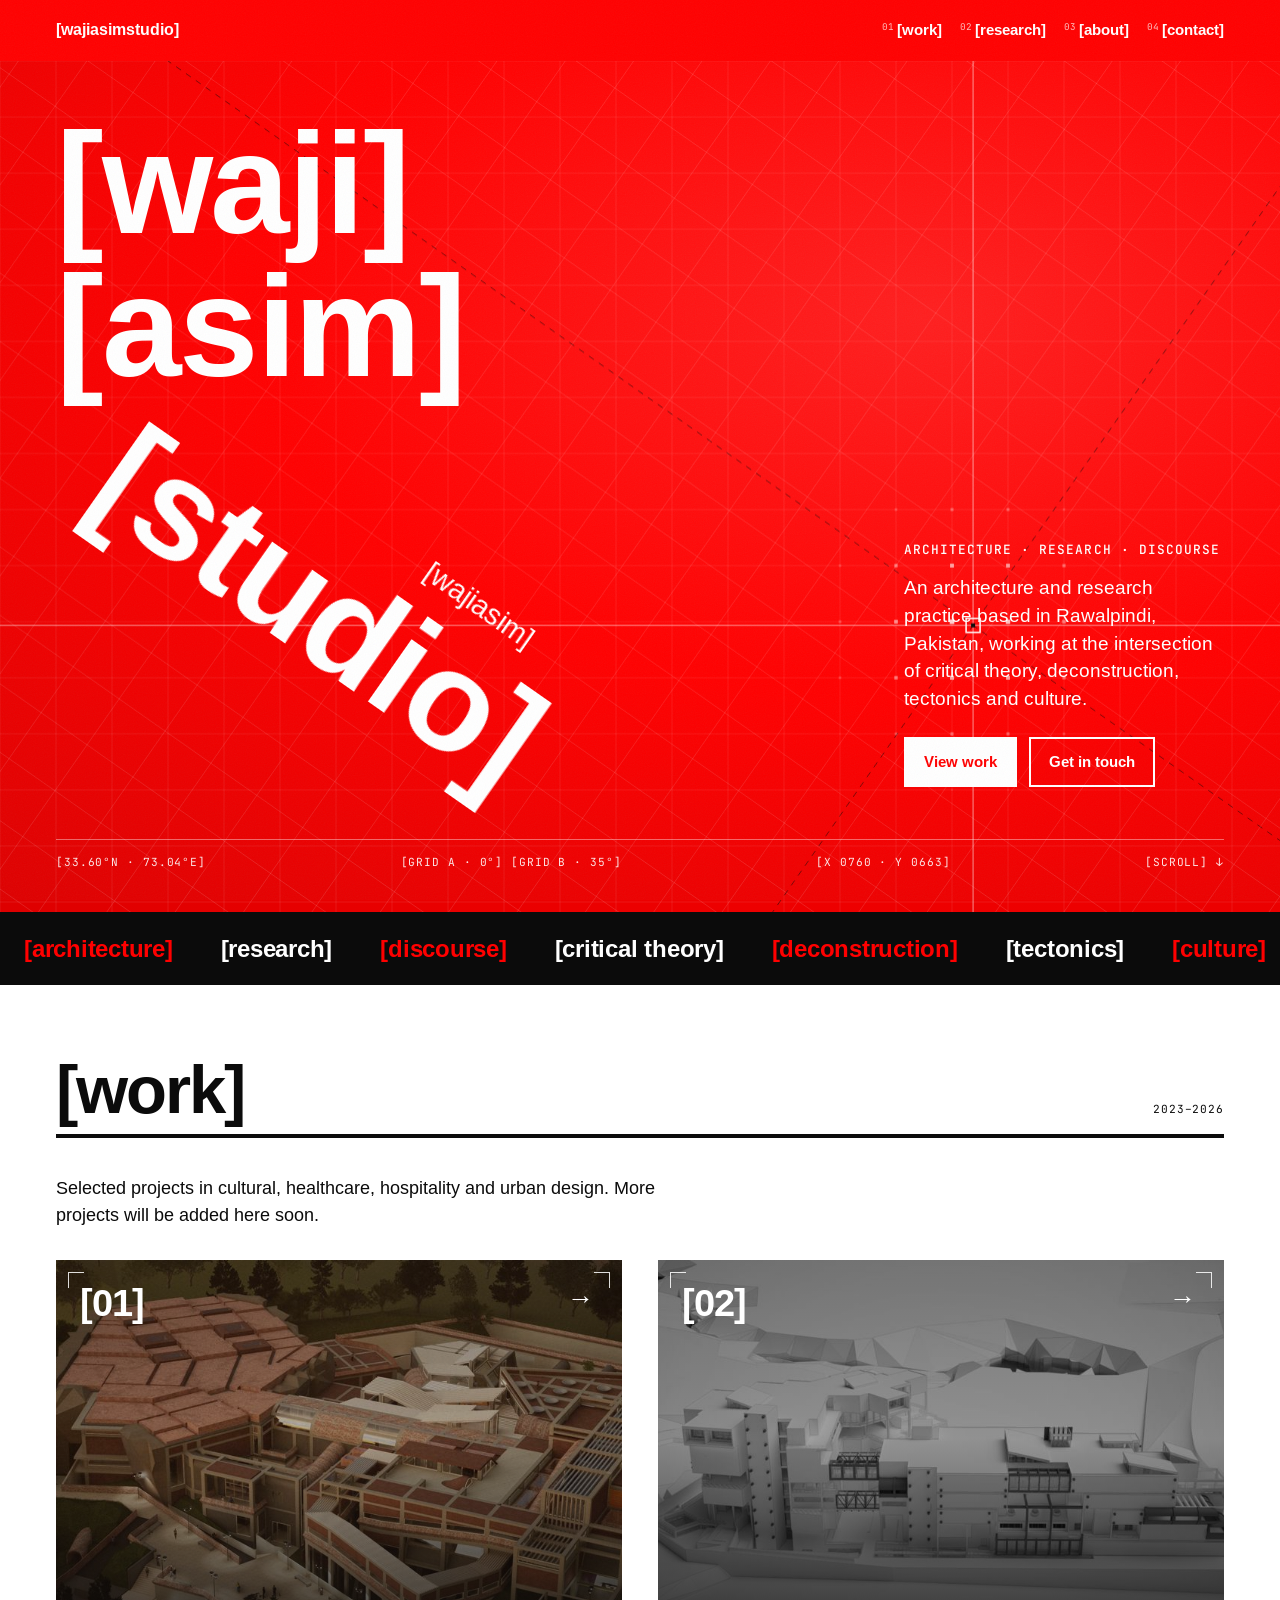
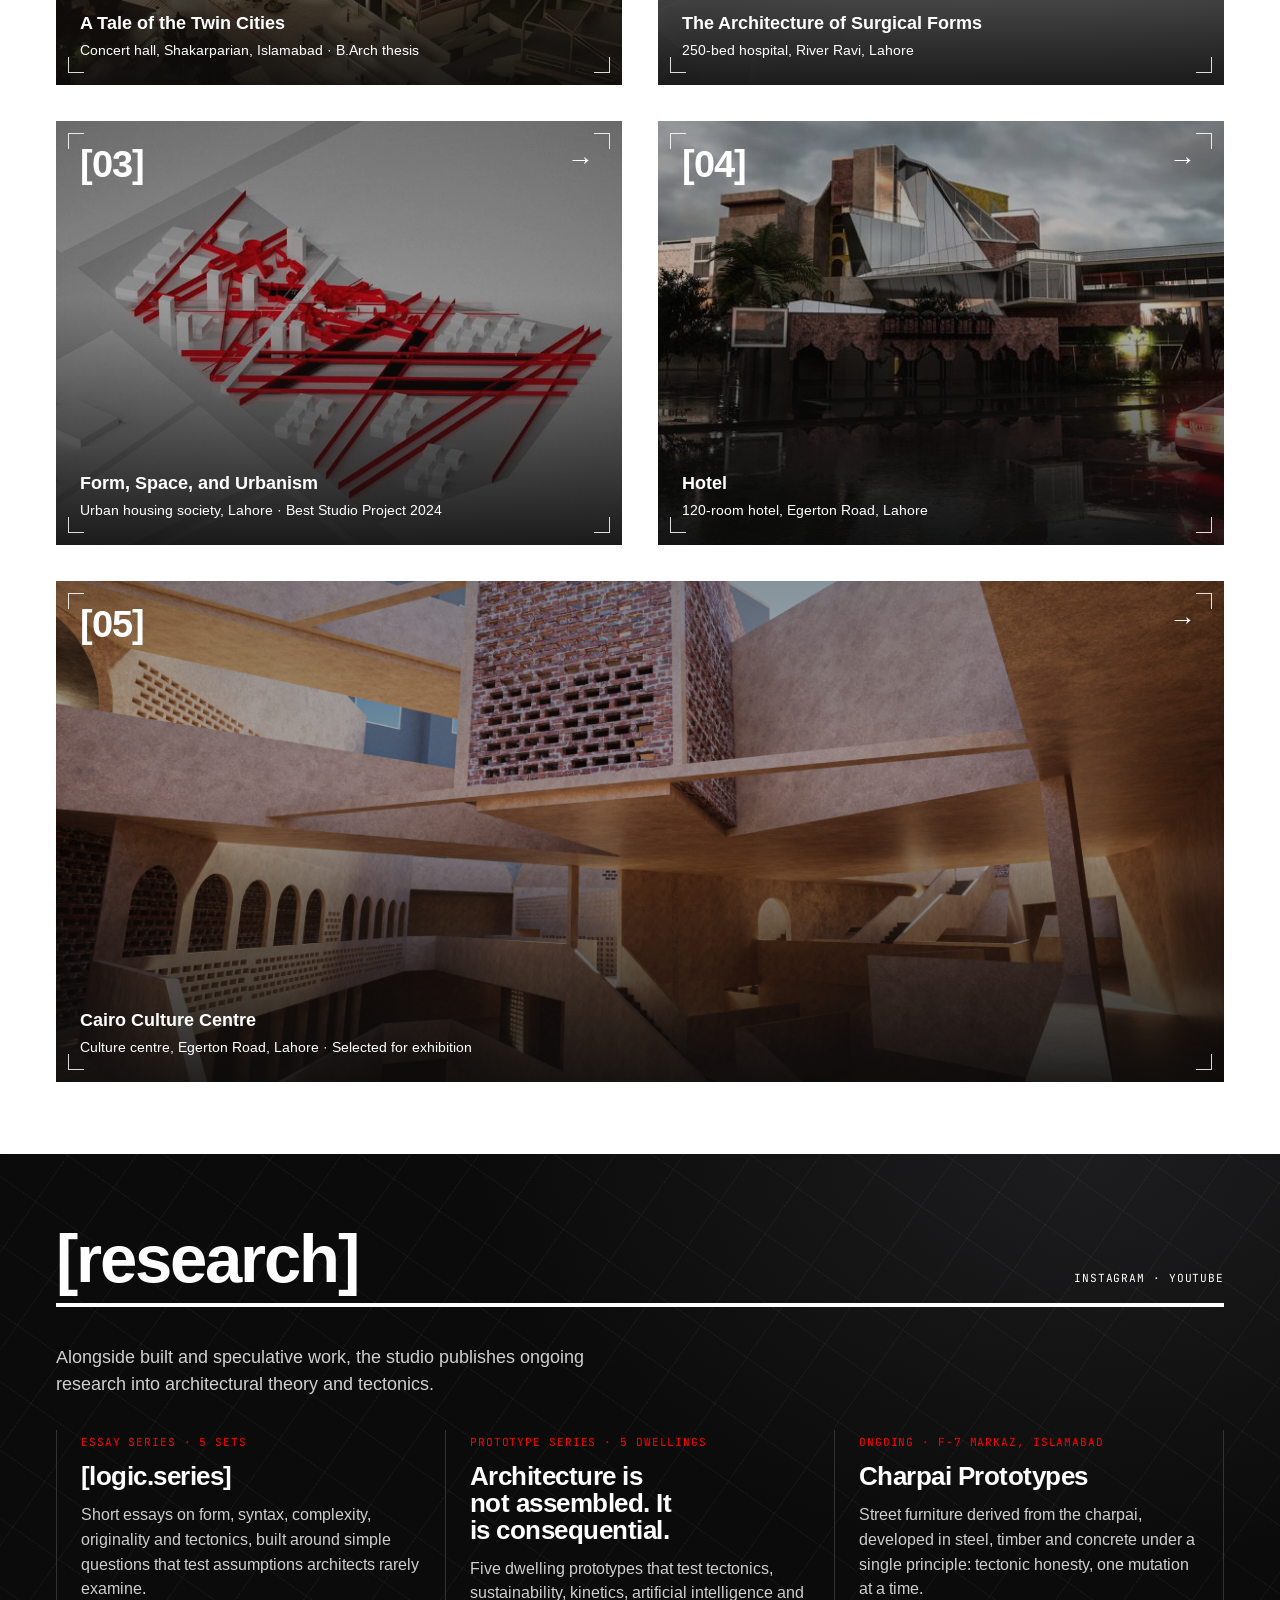
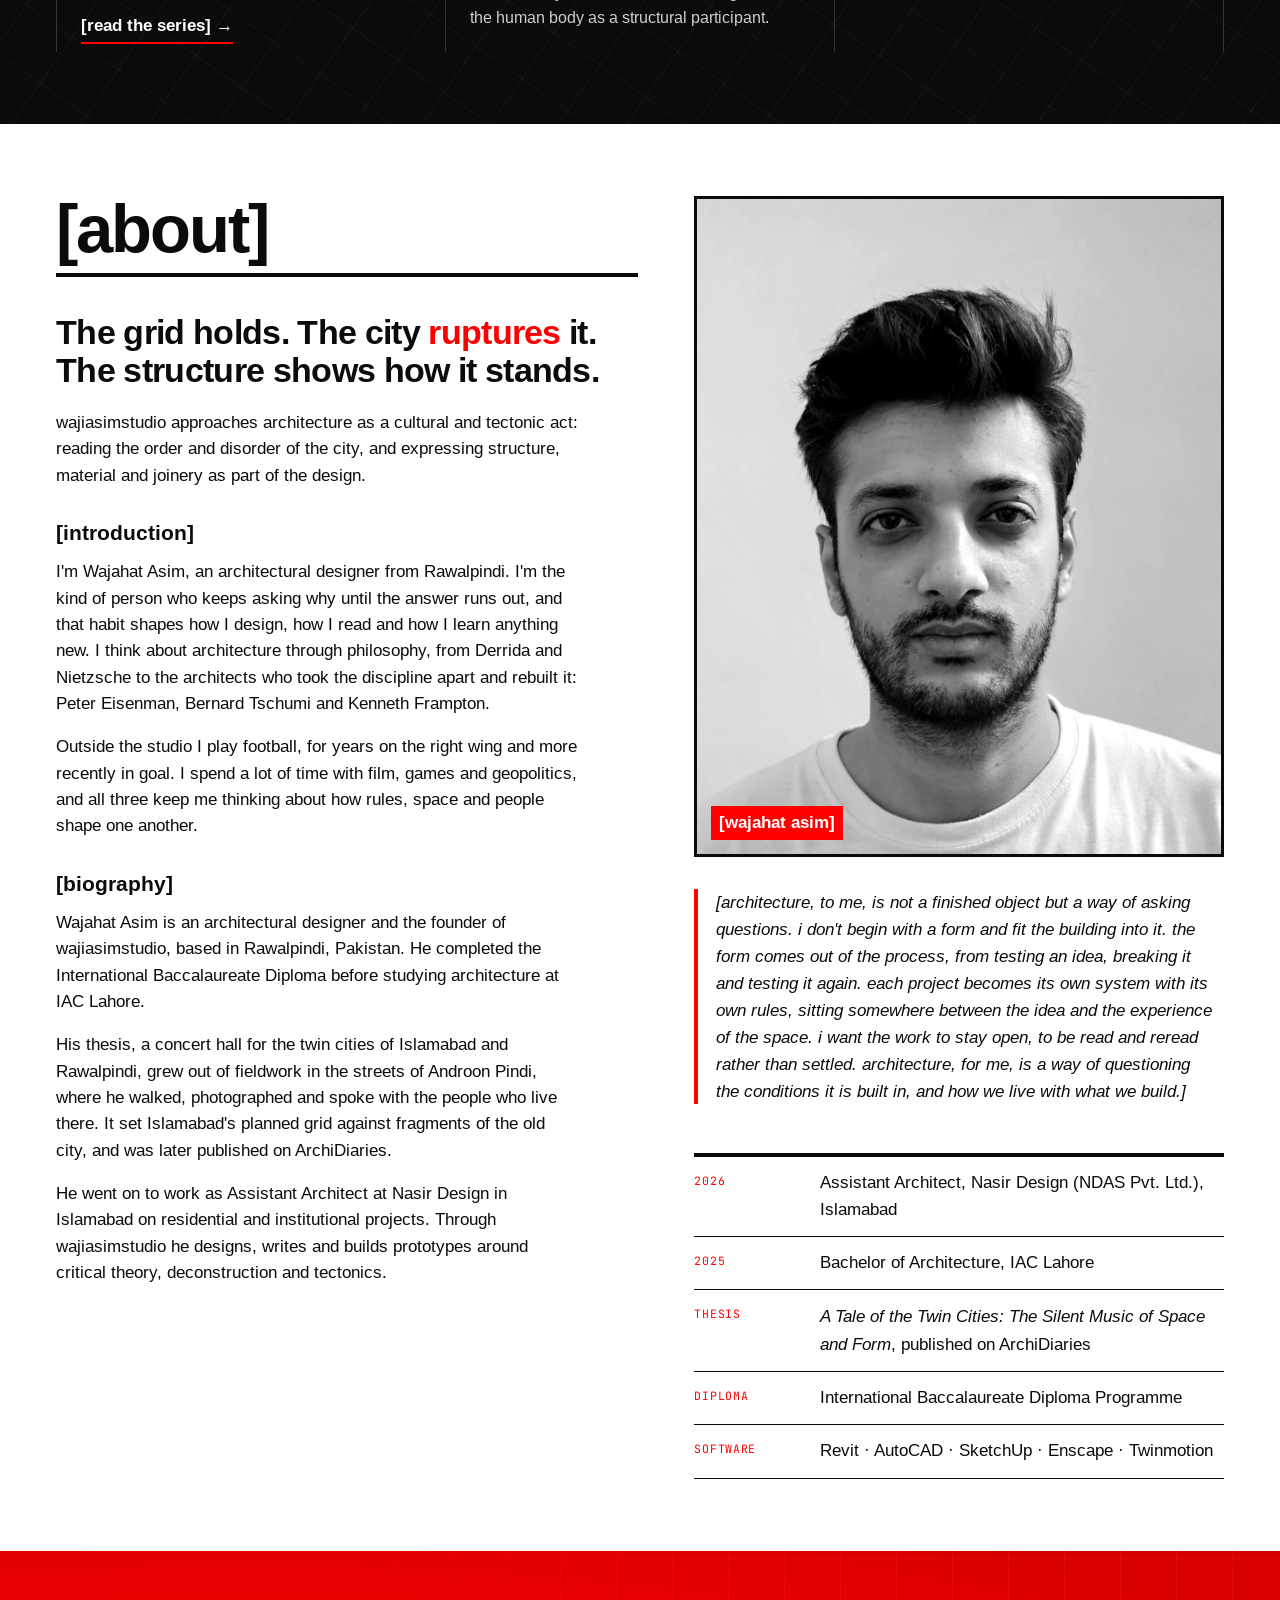
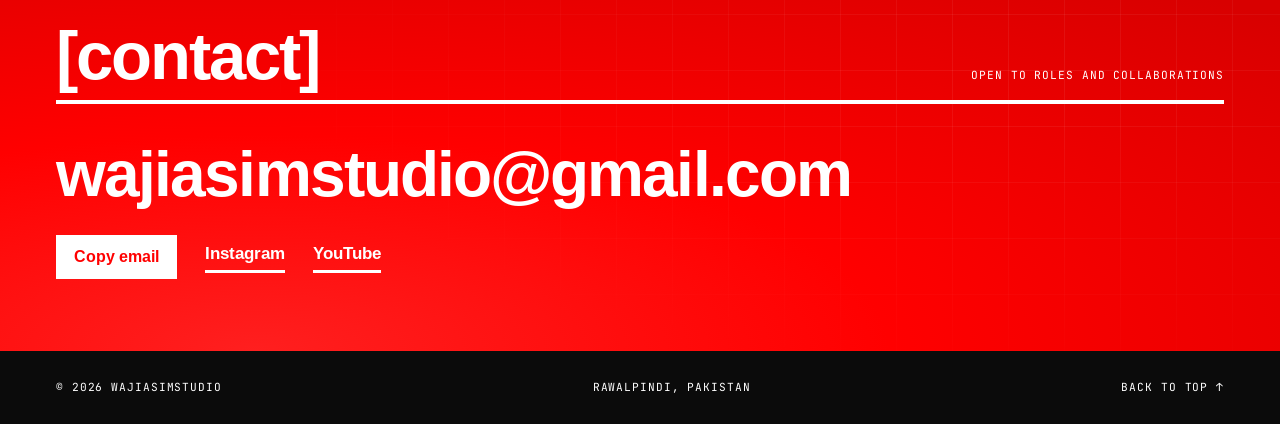
<file: index.html>
<!doctype html>
<html lang="en">
<head>
<meta charset="utf-8">
<meta name="viewport" content="width=device-width, initial-scale=1, viewport-fit=cover">
<meta name="description" content="wajiasimstudio is an architecture and research practice based in Rawalpindi, Pakistan, founded by architectural designer Wajahat Asim, working with critical theory, deconstruction, tectonics and culture.">
<meta property="og:title" content="wajiasimstudio">
<meta property="og:description" content="Architecture and research practice based in Rawalpindi, Pakistan.">
<link rel="icon" href="data:image/svg+xml,%3Csvg xmlns='http://www.w3.org/2000/svg' viewBox='0 0 64 64'%3E%3Ccircle cx='32' cy='32' r='32' fill='%23ff0000'/%3E%3Ctext x='32' y='41' font-family='Arial' font-weight='700' font-size='22' fill='white' text-anchor='middle'%3E[w]%3C/text%3E%3C/svg%3E">
<title>wajiasimstudio</title>
<link rel="preconnect" href="https://fonts.googleapis.com">
<link rel="preconnect" href="https://fonts.gstatic.com" crossorigin>
<link rel="stylesheet" href="https://fonts.googleapis.com/css2?family=Arimo:wght@400;700&family=JetBrains+Mono:wght@400;500&display=swap">
<style>
/* layout: the logo as a system — stacked bracketed words on solid red, one element rotated off the grid; white and black bands alternate below */
:root{
  --red:#ff0000; --white:#ffffff; --black:#0b0b0b; --grey:#6b6b6b; --line:#0b0b0b;
  --display:"Arimo","Helvetica Neue",Helvetica,Arial,sans-serif;
  --body:"Arimo","Helvetica Neue",Helvetica,Arial,sans-serif;
  --mono:"JetBrains Mono",ui-monospace,Menlo,Consolas,monospace;
  --tilt:38deg;
  color-scheme:light;
}
*{box-sizing:border-box}
html{scroll-behavior:smooth;background:var(--red)}
@media (prefers-reduced-motion:reduce){html{scroll-behavior:auto}}
body{background:var(--white);color:var(--black);font-family:var(--body);font-size:1.0625rem;line-height:1.55;overflow-x:clip}
.wrap{max-width:1200px;margin:0 auto;padding-left:max(16px,env(safe-area-inset-left,0px));padding-right:max(16px,env(safe-area-inset-right,0px))}
a{color:inherit}
a:focus-visible,button:focus-visible{outline:3px solid var(--black);outline-offset:3px}
.band-red a:focus-visible,.band-black a:focus-visible{outline-color:var(--white)}
.tag{font-family:var(--mono);font-size:.75rem;letter-spacing:.02em}

/* bands */
.band-red{background:var(--red);color:var(--white)}
.band-black{background:var(--black);color:var(--white)}
.band-white{background:var(--white);color:var(--black)}

/* nav */
.bar{display:flex;justify-content:space-between;align-items:center;gap:16px;padding-block:18px;flex-wrap:wrap}
.bar .mark{font-family:var(--display);font-weight:700;font-size:1rem;text-decoration:none}
nav{display:flex;gap:18px;flex-wrap:wrap}
nav a{font-family:var(--display);font-weight:700;font-size:.95rem;text-decoration:none}
nav a:hover{color:var(--black)}

/* hero = the logo, enlarged */
.hero{position:relative;padding-block:48px 40px;overflow:hidden}
.logo{margin:0;line-height:0}
.logo svg{width:clamp(240px,40vw,500px);height:auto;max-width:100%;display:block;overflow:visible}
.logo text{font-family:var(--display);font-weight:700;fill:var(--white)}
.logo .s{font-weight:400}
.logo .small{position:absolute;font-family:var(--display);font-weight:400;font-size:clamp(.8rem,2.2vw,1.4rem);letter-spacing:0;transform:rotate(var(--tilt));transform-origin:left top}
.hero-grid{display:grid;grid-template-columns:minmax(0,1fr) minmax(0,320px);gap:40px;align-items:end}
.hero-copy{font-size:1.15rem;line-height:1.45;max-width:30ch;padding-bottom:24px}
.hero-copy b{display:block;font-size:.8rem;font-family:var(--mono);font-weight:500;margin-bottom:12px}

/* section heads */
section{padding-block:72px}
.head{display:flex;justify-content:space-between;align-items:baseline;gap:16px;flex-wrap:wrap;border-bottom:4px solid currentColor;padding-bottom:14px;margin-bottom:36px}
.head h2{font-family:var(--display);font-weight:700;font-size:clamp(2.2rem,6vw,4.2rem);line-height:1;letter-spacing:-.03em;margin:0}
.head h2 em{font-style:normal;color:var(--red)}

/* work slots */
.slots{display:grid;grid-template-columns:repeat(2,minmax(0,1fr));gap:24px}
.slot{aspect-ratio:4/3;max-width:100%;border:3px solid var(--black);display:flex;flex-direction:column;justify-content:space-between;padding:16px;position:relative;overflow:hidden}
.slot .n{font-family:var(--display);font-weight:700;font-size:2.4rem;line-height:1;letter-spacing:-.03em}
.slot .r{position:absolute;right:-30px;top:40%;transform:rotate(var(--tilt));font-family:var(--display);font-weight:700;color:var(--red);font-size:1.4rem;white-space:nowrap}
.slot:hover{background:var(--red);color:var(--white);border-color:var(--red)}
.slot:hover .r{color:var(--white)}

/* research */
.notes{display:grid;grid-template-columns:repeat(3,minmax(0,1fr));gap:0;border-left:1px solid #333}
.note{padding:4px 24px 8px;border-right:1px solid #333;display:flex;flex-direction:column;gap:12px;min-width:0}
.note .tag{color:var(--red)}
.note h3{font-family:var(--display);font-weight:700;font-size:1.6rem;line-height:1.05;letter-spacing:-.02em;margin:0;text-wrap:balance}
.note p{margin:0;color:#cfcfcf;font-size:1rem;max-width:40ch}

/* about */
.about{display:grid;grid-template-columns:minmax(0,1.1fr) minmax(0,1fr);gap:56px}
.about .lead{font-family:var(--display);font-weight:700;font-size:clamp(1.5rem,3vw,2.1rem);line-height:1.15;letter-spacing:-.02em;margin:0 0 20px;text-wrap:balance}
.about .lead em{font-style:normal;color:var(--red)}
.about p{margin:0 0 1em;max-width:58ch}
.cv{border-top:4px solid var(--black)}
.side{display:flex;flex-direction:column;gap:32px;min-width:0}
.portrait{margin:0;position:relative;aspect-ratio:4/5;max-width:100%;background:#e9e9e9;border:3px solid var(--black);overflow:hidden;display:flex;align-items:flex-end;padding:14px}
.portrait img{position:absolute;inset:0;width:100%;height:100%;object-fit:cover;filter:grayscale(1) contrast(1.08)}
.portrait figcaption{position:relative;font-family:var(--display);font-weight:700;background:var(--red);color:var(--white);padding:4px 8px}
.hello h3,.bio h3{font-family:var(--display);font-weight:700;font-size:1.3rem;margin:28px 0 10px}
.cv div{display:grid;grid-template-columns:110px minmax(0,1fr);gap:16px;padding-block:13px;border-bottom:1px solid var(--black)}
.cv span:first-child{font-family:var(--mono);font-size:.78rem;color:var(--red);padding-top:2px;font-variant-numeric:tabular-nums}

/* contact */
.email{display:block;font-family:var(--display);font-weight:700;font-size:clamp(1.5rem,5.4vw,4rem);letter-spacing:-.03em;line-height:1.05;overflow-wrap:anywhere;user-select:all;margin-bottom:28px}
.row{display:flex;flex-wrap:wrap;gap:16px 28px;align-items:center}
button.copy{font-family:var(--display);font-weight:700;font-size:1rem;background:var(--white);color:var(--red);border:0;padding:12px 18px;cursor:pointer}
button.copy:hover{background:var(--black);color:var(--white)}
.row a{font-family:var(--display);font-weight:700;font-size:1.05rem;text-decoration:none;border-bottom:3px solid var(--white);padding-bottom:2px}
.row a:hover{border-color:var(--black)}

footer{padding-block:28px}
footer .wrap{display:flex;justify-content:space-between;gap:16px;flex-wrap:wrap}

@media (max-width:820px){
  .hero{padding-block:32px 32px}
  .hero-grid{grid-template-columns:1fr;gap:56px}
  .slots,.notes,.about{grid-template-columns:1fr}
  .notes{border-left:0}
  .note{border-right:0;border-top:1px solid #333;padding:22px 0}
  section{padding-block:56px}
}

/* professional pass */
.tag{text-transform:uppercase;letter-spacing:.08em;font-size:.7rem}
.hero-copy{font-size:1.2rem;max-width:32ch}
.hero-copy b{margin-bottom:14px}
.cta{display:flex;gap:12px;flex-wrap:wrap;margin-top:24px}
.btn{font-family:var(--display);font-weight:700;font-size:.95rem;text-decoration:none;padding:12px 18px;border:2px solid var(--white)}
.btn.solid{background:var(--white);color:var(--red)}
.btn:hover{background:var(--black);border-color:var(--black);color:var(--white)}
.slot .t{font-family:var(--display);font-weight:700;font-size:1.1rem}
.intro{max-width:60ch;margin:0 0 32px;font-size:1.1rem}
.band-black .intro{color:#cfcfcf}
.cv span:first-child{text-transform:uppercase;letter-spacing:.06em;font-size:.72rem}
.slot.proj{text-decoration:none;color:var(--white);border-color:var(--black);background:var(--black)}
.slot.proj img{position:absolute;inset:0;width:100%;height:100%;object-fit:cover;opacity:.78;transition:opacity .2s}
.slot.proj .n,.slot.proj .t{position:relative}
.slot.proj .t small{display:block;font-weight:400;font-size:.85rem;margin-top:4px}

/* premium pass */
.slots .proj:last-child:nth-child(odd){grid-column:1/-1;aspect-ratio:21/9}
@media (max-width:820px){.slots .proj:last-child:nth-child(odd){aspect-ratio:4/3}}
.topbar{position:sticky;top:0;z-index:40}
html{scroll-padding-top:56px}
@media (max-width:820px){html{scroll-padding-top:92px}}
.topbar .bar{transition:padding .35s cubic-bezier(.2,.7,.2,1)}
html.scrolled .topbar .bar{padding-block:12px}
.logo .st{transform-box:view-box;transform-origin:0 0;transform:translate(80px,248px) rotate(35deg)}
@media (prefers-reduced-motion:no-preference){
  .logo .l1,.logo .l2{animation:up 1s cubic-bezier(.2,.7,.2,1) both}
  .logo .l2{animation-delay:.12s}
  .logo .st{animation:swing 1.4s cubic-bezier(.3,1.35,.4,1) .35s both}
  .hero-copy{animation:up 1s cubic-bezier(.2,.7,.2,1) .55s both}
}
@keyframes up{from{opacity:0;transform:translateY(32px)}}
@keyframes swing{from{opacity:0;transform:translate(80px,248px) rotate(0deg)}}
.btn{transition:background .3s,color .3s,border-color .3s}
.ticker{background:var(--black);color:var(--white);overflow:hidden}
.ticker div{display:flex;width:max-content;animation:tk 48s linear infinite}
.ticker span{font-family:var(--display);font-weight:700;font-size:clamp(1.05rem,2.2vw,1.5rem);letter-spacing:-.01em;padding:18px 24px;white-space:nowrap}
.ticker span:nth-child(odd){color:var(--red)}
@keyframes tk{to{transform:translateX(-50%)}}
@media (prefers-reduced-motion:reduce){.ticker div{animation:none}}
.head{border-bottom:0;position:relative}
.head::after{content:"";position:absolute;left:0;right:0;bottom:0;height:4px;background:currentColor;transform-origin:left;transition:transform 1.2s cubic-bezier(.7,0,.2,1) .1s}
html.js .head.rv:not(.in)::after{transform:scaleX(0)}
.slot{transition:border-color .3s}
.slot.proj{isolation:isolate}
.slot.proj img{opacity:.82;transition:transform 1.3s cubic-bezier(.2,.7,.2,1),opacity .6s}
.slot.proj::before{content:"";position:absolute;inset:0;z-index:1;background:linear-gradient(to top,rgba(11,11,11,.88),rgba(11,11,11,.1) 58%,rgba(11,11,11,.25))}
.slot.proj::after{content:"";position:absolute;left:0;right:0;bottom:0;height:6px;background:var(--red);z-index:2;transform:scaleX(0);transform-origin:left;transition:transform .7s cubic-bezier(.7,0,.2,1)}
.slot.proj .n,.slot.proj .t{z-index:2}
.slot.proj .t{transition:transform .6s cubic-bezier(.2,.7,.2,1)}
.slot.proj .arr{position:absolute;top:14px;right:18px;z-index:2;font-family:var(--display);font-weight:700;font-size:1.7rem;line-height:1;transition:transform .6s cubic-bezier(.2,.7,.2,1)}
.slot.proj:hover img,.slot.proj:focus-visible img{transform:scale(1.06);opacity:1}
.slot.proj:hover::after,.slot.proj:focus-visible::after{transform:scaleX(1)}
.slot.proj:hover .t{transform:translateY(-8px)}
.slot.proj:hover .arr{transform:rotate(-45deg)}
.statement{margin:0;font-style:italic;font-size:1.05rem;line-height:1.6;border-left:4px solid var(--red);padding-left:18px;max-width:none}
.portrait img{transition:transform 1.4s cubic-bezier(.2,.7,.2,1)}
.portrait:hover img{transform:scale(1.04)}
.email{position:relative;width:fit-content;max-width:100%;background:linear-gradient(var(--black),var(--black)) 0 100%/0 4px no-repeat;transition:background-size .7s cubic-bezier(.7,0,.2,1)}
.email:hover{background-size:100% 4px}
button.copy{transition:background .3s,color .3s}
.row a{transition:border-color .3s}
.note .more{margin-top:auto;font-family:var(--display);font-weight:700;text-decoration:none;color:var(--white);border-bottom:2px solid var(--red);align-self:flex-start;padding-bottom:2px;transition:color .3s}
.note .more:hover{color:var(--red)}
.note .more .ar{display:inline-block;transition:transform .5s cubic-bezier(.2,.7,.2,1)}
.note .more:hover .ar{transform:translateX(6px)}
.totop{text-decoration:none}
.totop:hover{color:var(--red)}

/* === drawn-grid pass === */
.hero-band{position:relative;overflow:hidden;background:radial-gradient(120% 100% at 72% 30%,#ff1f1f 0%,#ff0000 45%,#d80000 100%)}
.grids{position:absolute;inset:0;width:100%;height:100%;display:block;pointer-events:none}
.hero{position:relative;z-index:1}
.hero-meta{display:flex;justify-content:space-between;gap:12px 24px;flex-wrap:wrap;border-top:1px solid rgba(255,255,255,.45);margin-top:28px;padding-top:14px;opacity:.9}
.hero-meta a{text-decoration:none}
.hero-meta a:hover{color:var(--black)}
#coord{font-variant-numeric:tabular-nums;min-width:19ch}
nav a sup{font-family:var(--mono);font-weight:400;font-size:.58rem;margin-right:3px;opacity:.75;vertical-align:.55em}
.topbar{transition:box-shadow .4s}
html.scrolled .topbar{box-shadow:0 1px 0 rgba(0,0,0,.18),0 12px 30px -18px rgba(0,0,0,.35)}
.btn{position:relative;overflow:hidden;z-index:0}
.btn::before{content:"";position:absolute;inset:0;background:var(--black);transform:translateY(101%);transition:transform .45s cubic-bezier(.7,0,.2,1);z-index:-1}
.btn:hover{background:transparent!important;border-color:var(--black)}
.btn.solid:hover{background:transparent!important}
.btn:hover::before{transform:none}
/* cards: hairline frame + drawing crop marks */
.slot.proj{border:0;overflow:hidden;isolation:isolate}
.slot.proj .cm{position:absolute;width:16px;height:16px;z-index:3;pointer-events:none;border:0 solid rgba(255,255,255,.85);transition:transform .6s cubic-bezier(.2,.7,.2,1),border-color .4s}
.slot.proj .cm.tl{top:12px;left:12px;border-top-width:1.5px;border-left-width:1.5px}
.slot.proj .cm.tr{top:12px;right:12px;border-top-width:1.5px;border-right-width:1.5px}
.slot.proj .cm.bl{bottom:12px;left:12px;border-bottom-width:1.5px;border-left-width:1.5px}
.slot.proj .cm.br{bottom:12px;right:12px;border-bottom-width:1.5px;border-right-width:1.5px}
.slot.proj:hover .cm.tl{transform:translate(-6px,-6px)}.slot.proj:hover .cm.tr{transform:translate(6px,-6px)}
.slot.proj:hover .cm.bl{transform:translate(-6px,6px)}.slot.proj:hover .cm.br{transform:translate(6px,6px)}
.slot.proj .n{margin:8px 0 0 8px}.slot.proj .t{margin:0 0 8px 8px}.slot.proj .arr{top:22px;right:28px}
.slot.proj{box-shadow:0 0 0 rgba(0,0,0,0);transition:box-shadow .6s cubic-bezier(.2,.7,.2,1),transform .6s cubic-bezier(.2,.7,.2,1)}
.slot.proj:hover{box-shadow:0 30px 60px -30px rgba(0,0,0,.55);transform:translateY(-4px)}
.slots{gap:36px}
/* research band: the second grid, faintly */
#research{position:relative;background:
  repeating-linear-gradient(35deg,rgba(255,255,255,.035) 0 1px,transparent 1px 56px),
  repeating-linear-gradient(125deg,rgba(255,255,255,.035) 0 1px,transparent 1px 56px),
  radial-gradient(80% 120% at 85% 0%,#1d1d1f 0%,#0b0b0b 60%)}
.note{transition:background .5s}
.note:hover{background:rgba(255,255,255,.03)}
/* contact */
#contact{position:relative;overflow:hidden;background:radial-gradient(110% 120% at 20% 100%,#ff1f1f 0%,#ff0000 45%,#d80000 100%)}
#contact::before{content:"";position:absolute;inset:0;pointer-events:none;background:
  repeating-linear-gradient(0deg,rgba(255,255,255,.07) 0 1px,transparent 1px 56px),
  repeating-linear-gradient(90deg,rgba(255,255,255,.07) 0 1px,transparent 1px 56px);
  -webkit-mask-image:radial-gradient(60% 80% at 80% 30%,#000,transparent);mask-image:radial-gradient(60% 80% at 80% 30%,#000,transparent)}
#contact .wrap{position:relative}
/* intro curtain */
.curtain{position:fixed;inset:0;z-index:90;background:var(--red);color:var(--white);display:none;align-items:center;pointer-events:none}
html.curtain-on .curtain{display:flex;animation:cur 1.5s cubic-bezier(.7,0,.2,1) .9s forwards}
.curtain .wrap{width:100%;display:flex;flex-direction:column;font-family:var(--display);font-weight:700;font-size:clamp(2.4rem,7vw,5rem);line-height:1;letter-spacing:-.03em;position:relative}
.curtain .cw{display:block;animation:up .7s cubic-bezier(.2,.7,.2,1) both}
.curtain .cw:nth-child(2){animation-delay:.08s}
.curtain .st2{transform-origin:0 0;animation:up .7s cubic-bezier(.2,.7,.2,1) .16s both}
.curtain .cl{position:absolute;left:max(16px,env(safe-area-inset-left,0px));right:max(16px,env(safe-area-inset-right,0px));bottom:-28px;height:1px;background:rgba(255,255,255,.7);transform-origin:0 50%;animation:ln .9s cubic-bezier(.7,0,.2,1) both}
@keyframes ln{from{transform:scaleX(0)}}
@keyframes cur{to{transform:translateY(-100%)}}
@media (prefers-reduced-motion:reduce){html.curtain-on .curtain{display:none}}
@media (max-width:820px){.hero-meta span:nth-child(2){display:none}.slots{gap:28px}}
</style>
<style>body{margin:0}</style>
<link rel="stylesheet" href="assets/polish.css">
</head>
<body>
<div class="curtain" id="curtain" aria-hidden="true"><div class="wrap"><span class="cw">[waji]</span><span class="cw">[asim]</span><span class="cw st2">[studio]</span><i class="cl"></i></div></div>


<div class="band-red topbar">
  <div class="wrap bar">
    <a class="mark" href="#top">[wajiasimstudio]</a>
    <nav>
      <a href="#work"><sup>01</sup>[work]</a>
      <a href="#research"><sup>02</sup>[research]</a>
      <a href="#about"><sup>03</sup>[about]</a>
      <a href="#contact"><sup>04</sup>[contact]</a>
    </nav>
  </div>
</div>
<div class="band-red hero-band">
  <canvas class="grids" id="grids" aria-hidden="true"></canvas>
  <header class="wrap hero" id="top">
    <div class="hero-grid">
      <h1 class="logo" aria-label="wajiasimstudio">
        <svg viewBox="0 0 420 590" aria-hidden="true">
          <text class="l1" x="0" y="104" font-size="120" letter-spacing="-2">[waji]</text>
          <text class="l2" x="0" y="224" font-size="120" letter-spacing="-2">[asim]</text>
          <g class="st" transform="translate(80 248) rotate(35)">
            <text x="0" y="100" font-size="120" letter-spacing="-2">[studio]</text>
            <text class="s" x="270" y="-12" font-size="24">[wajiasim]</text>
          </g>
        </svg>
      </h1>
      <div class="hero-copy">
        <b class="tag">Architecture · Research · Discourse</b>
        An architecture and research practice based in Rawalpindi, Pakistan, working at the intersection of critical theory, deconstruction, tectonics and culture.
        <div class="cta">
          <a class="btn solid" href="#work">View work</a>
          <a class="btn" href="#contact">Get in touch</a>
        </div>
      </div>
    </div>
    <div class="hero-meta tag" aria-hidden="true"><span>[33.60°N · 73.04°E]</span><span>[grid a · 0°] [grid b · 35°]</span><span id="coord">[x 0000 · y 0000]</span><a href="#work">[scroll] ↓</a></div>
  </header>
</div>
<div class="ticker" aria-hidden="true"><div><span>[architecture]</span><span>[research]</span><span>[discourse]</span><span>[critical theory]</span><span>[deconstruction]</span><span>[tectonics]</span><span>[culture]</span><span>[rawalpindi]</span><span>[architecture]</span><span>[research]</span><span>[discourse]</span><span>[critical theory]</span><span>[deconstruction]</span><span>[tectonics]</span><span>[culture]</span><span>[rawalpindi]</span></div></div>

<main>
  <section id="work" class="band-white">
    <div class="wrap">
      <div class="head"><h2>[work]</h2><span class="tag">2023–2026</span></div>
      <p class="intro">Selected projects in cultural, healthcare, hospitality and urban design. More projects will be added here soon.</p>
      <div class="slots">
        <a class="slot proj" href="concert-hall/"><img src="concert-hall/img/thumb.jpg" alt="" loading="lazy"><i class="cm tl"></i><i class="cm tr"></i><i class="cm bl"></i><i class="cm br"></i><span class="arr" aria-hidden="true">→</span><span class="n">[01]</span><span class="t">A Tale of the Twin Cities<small>Concert hall, Shakarparian, Islamabad · B.Arch thesis</small></span></a>
        <a class="slot proj" href="hospital/"><img src="hospital/img/thumb.jpg" alt="" loading="lazy"><i class="cm tl"></i><i class="cm tr"></i><i class="cm bl"></i><i class="cm br"></i><span class="arr" aria-hidden="true">→</span><span class="n">[02]</span><span class="t">The Architecture of Surgical Forms<small>250-bed hospital, River Ravi, Lahore</small></span></a>
        <a class="slot proj" href="urban/"><img src="urban/img/thumb.jpg" alt="" loading="lazy"><i class="cm tl"></i><i class="cm tr"></i><i class="cm bl"></i><i class="cm br"></i><span class="arr" aria-hidden="true">→</span><span class="n">[03]</span><span class="t">Form, Space, and Urbanism<small>Urban housing society, Lahore · Best Studio Project 2024</small></span></a>
        <a class="slot proj" href="hotel/"><img src="hotel/img/thumb.jpg" alt="" loading="lazy"><i class="cm tl"></i><i class="cm tr"></i><i class="cm bl"></i><i class="cm br"></i><span class="arr" aria-hidden="true">→</span><span class="n">[04]</span><span class="t">Hotel<small>120-room hotel, Egerton Road, Lahore</small></span></a>
        <a class="slot proj" href="culture-centre/"><img src="culture-centre/img/hero.jpg" alt="" loading="lazy"><i class="cm tl"></i><i class="cm tr"></i><i class="cm bl"></i><i class="cm br"></i><span class="arr" aria-hidden="true">→</span><span class="n">[05]</span><span class="t">Cairo Culture Centre<small>Culture centre, Egerton Road, Lahore · Selected for exhibition</small></span></a>
      </div>
    </div>
  </section>

  <section id="research" class="band-black">
    <div class="wrap">
      <div class="head"><h2>[research]</h2><span class="tag">Instagram · YouTube</span></div>
      <p class="intro">Alongside built and speculative work, the studio publishes ongoing research into architectural theory and tectonics.</p>
      <div class="notes">
        <div class="note">
          <span class="tag">Essay series · 5 sets</span>
          <h3>[logic.series]</h3>
          <p>Short essays on form, syntax, complexity, originality and tectonics, built around simple questions that test assumptions architects rarely examine.</p>
          <a class="more" href="logic-series/">[read the series] <span class="ar">→</span></a>
        </div>
        <div class="note">
          <span class="tag">Prototype series · 5 dwellings</span>
          <h3>Architecture is not assembled. It is consequential.</h3>
          <p>Five dwelling prototypes that test tectonics, sustainability, kinetics, artificial intelligence and the human body as a structural participant.</p>
        </div>
        <div class="note">
          <span class="tag">Ongoing · F-7 Markaz, Islamabad</span>
          <h3>Charpai Prototypes</h3>
          <p>Street furniture derived from the charpai, developed in steel, timber and concrete under a single principle: tectonic honesty, one mutation at a time.</p>
        </div>
      </div>
    </div>
  </section>

  <section id="about" class="band-white">
    <div class="wrap about">
      <div>
        <div class="head"><h2>[about]</h2></div>
        <p class="lead">The grid holds. The city <em>ruptures</em> it. The structure shows how it stands.</p>
        <p>wajiasimstudio approaches architecture as a cultural and tectonic act: reading the order and disorder of the city, and expressing structure, material and joinery as part of the design.</p>
        <div class="hello">
          <h3>[introduction]</h3>
          <p>I'm Wajahat Asim, an architectural designer from Rawalpindi. I'm the kind of person who keeps asking why until the answer runs out, and that habit shapes how I design, how I read and how I learn anything new. I think about architecture through philosophy, from Derrida and Nietzsche to the architects who took the discipline apart and rebuilt it: Peter Eisenman, Bernard Tschumi and Kenneth Frampton.</p>
          <p>Outside the studio I play football, for years on the right wing and more recently in goal. I spend a lot of time with film, games and geopolitics, and all three keep me thinking about how rules, space and people shape one another.</p>
        </div>
        <div class="bio">
          <h3>[biography]</h3>
          <p>Wajahat Asim is an architectural designer and the founder of wajiasimstudio, based in Rawalpindi, Pakistan. He completed the International Baccalaureate Diploma before studying architecture at IAC Lahore.</p>
          <p>His thesis, a concert hall for the twin cities of Islamabad and Rawalpindi, grew out of fieldwork in the streets of Androon Pindi, where he walked, photographed and spoke with the people who live there. It set Islamabad's planned grid against fragments of the old city, and was later published on ArchiDiaries.</p>
          <p>He went on to work as Assistant Architect at Nasir Design in Islamabad on residential and institutional projects. Through wajiasimstudio he designs, writes and builds prototypes around critical theory, deconstruction and tectonics.</p>
        </div>
      </div>
      <div class="side">
      <figure class="portrait"><img src="img/portrait.jpg" width="1200" height="1500" alt="Portrait of Wajahat Asim" loading="lazy"><figcaption>[wajahat asim]</figcaption></figure>
      <p class="statement">[architecture, to me, is not a finished object but a way of asking questions. i don't begin with a form and fit the building into it. the form comes out of the process, from testing an idea, breaking it and testing it again. each project becomes its own system with its own rules, sitting somewhere between the idea and the experience of the space. i want the work to stay open, to be read and reread rather than settled. architecture, for me, is a way of questioning the conditions it is built in, and how we live with what we build.]</p>
      <div class="cv">
        <div><span>2026</span><span>Assistant Architect, Nasir Design (NDAS Pvt. Ltd.), Islamabad</span></div>
        <div><span>2025</span><span>Bachelor of Architecture, IAC Lahore</span></div>
        <div><span>Thesis</span><span><i>A Tale of the Twin Cities: The Silent Music of Space and Form</i>, published on ArchiDiaries</span></div>
        <div><span>Diploma</span><span>International Baccalaureate Diploma Programme</span></div>
        <div><span>Software</span><span>Revit · AutoCAD · SketchUp · Enscape · Twinmotion</span></div>
      </div>
      </div>
    </div>
  </section>

  <section id="contact" class="band-red">
    <div class="wrap">
      <div class="head"><h2>[contact]</h2><span class="tag">Open to roles and collaborations</span></div>
      <span class="email" id="email">wajiasimstudio@gmail.com</span>
      <div class="row">
        <button class="copy" id="copyBtn" type="button">Copy email</button>
        <a href="https://www.instagram.com/wajiasimstudio" target="_blank" rel="noopener">Instagram</a>
        <a href="https://www.youtube.com/@wajiasimstudio" target="_blank" rel="noopener">YouTube</a>
      </div>
    </div>
  </section>
</main>

<footer class="band-black">
  <div class="wrap"><span class="tag">© 2026 wajiasimstudio</span><span class="tag">Rawalpindi, Pakistan</span><a class="tag totop" href="#top">Back to top ↑</a></div>
</footer>

<script>
document.getElementById('copyBtn').addEventListener('click', function () {
  var btn = this, el = document.getElementById('email');
  function done(){ btn.textContent = 'Copied'; setTimeout(function(){ btn.textContent = 'Copy email'; }, 1600); }
  function fallback(){
    var r = document.createRange(); r.selectNodeContents(el);
    var s = window.getSelection(); s.removeAllRanges(); s.addRange(r);
    btn.textContent = 'Selected, press copy';
  }
  try { navigator.clipboard.writeText(el.textContent).then(done, fallback); } catch (e) { fallback(); }
});
</script>


<script>
(function(){
  var h=document.documentElement;
  try{ if(!sessionStorage.getItem('wss_intro')){ h.classList.add('curtain-on'); sessionStorage.setItem('wss_intro','1'); setTimeout(function(){h.classList.remove('curtain-on');},2600);} }catch(e){}
  var cv=document.getElementById('grids'), band=cv.parentElement, ctx=cv.getContext('2d'), co=document.getElementById('coord');
  var rm=matchMedia('(prefers-reduced-motion: reduce)').matches, dpr=Math.min(window.devicePixelRatio||1,2);
  var W=0,H=0,S=56,T=35*Math.PI/180, t0=performance.now(), mx=null,my=null, ax=0,ay=0, live=false, raf=0, inView=true;
  function size(){ var r=band.getBoundingClientRect(); W=r.width; H=r.height; cv.width=W*dpr; cv.height=H*dpr; ctx.setTransform(dpr,0,0,dpr,0,0); }
  function lineSet(angle,alpha,p,ox,oy){
    var c=Math.cos(angle), s=Math.sin(angle), R=Math.hypot(W,H), n=Math.ceil(R/S)+2;
    ctx.strokeStyle='rgba(255,255,255,'+alpha+')'; ctx.lineWidth=1; ctx.beginPath();
    for(var i=-n;i<=n;i++){
      for(var k=0;k<2;k++){
        var ux=k?c:-s, uy=k?s:c, vx=k?-s:c, vy=k?c:s;
        var px=ox+vx*i*S, py=oy+vy*i*S, L=R*p, dir=(i%2?1:-1);
        ctx.moveTo(px-ux*R*dir, py-uy*R*dir); ctx.lineTo(px-ux*R*dir+ux*2*L*dir, py-uy*R*dir+uy*2*L*dir);
      }
    }
    ctx.stroke();
  }
  function draw(now){
    raf=0; var p=rm?1:Math.min(1,(now-t0)/1800); var e=1-Math.pow(1-p,3);
    ctx.clearRect(0,0,W,H);
    var cx=W*.62, cy=H*.42;
    lineSet(0,.09,e,0,0);
    lineSet(T,.12,e,cx,cy);
    var x=mx, y=my;
    if(x===null){ var tt=now/1000; x=W*(.62+.22*Math.sin(tt*.31)); y=H*(.45+.25*Math.sin(tt*.47)); }
    ax+= (x-ax)*.12; ay+=(y-ay)*.12;
    var a=Math.min(1,e*1.2);
    // regulating lines through the cursor: one per grid
    ctx.lineWidth=1;
    ctx.strokeStyle='rgba(255,255,255,'+(.55*a)+')'; ctx.beginPath(); ctx.moveTo(0,ay); ctx.lineTo(W,ay); ctx.moveTo(ax,0); ctx.lineTo(ax,H); ctx.stroke();
    var c=Math.cos(T), s=Math.sin(T), R=Math.hypot(W,H);
    ctx.strokeStyle='rgba(11,11,11,'+(.5*a)+')'; ctx.setLineDash([6,6]); ctx.beginPath();
    ctx.moveTo(ax-c*R,ay-s*R); ctx.lineTo(ax+c*R,ay+s*R); ctx.moveTo(ax+s*R,ay-c*R); ctx.lineTo(ax-s*R,ay+c*R); ctx.stroke(); ctx.setLineDash([]);
    // collision nodes near the cursor (grid a intersections)
    var gx=Math.round(ax/S)*S, gy=Math.round(ay/S)*S;
    for(var i=-3;i<=3;i++)for(var j=-3;j<=3;j++){
      var nx=gx+i*S, ny=gy+j*S, d=Math.hypot(nx-ax,ny-ay), f=Math.max(0,1-d/(S*3.2));
      if(f>0){ ctx.fillStyle='rgba(255,255,255,'+(f*.9*a)+')'; var z=2+f*3; ctx.fillRect(nx-z/2,ny-z/2,z,z); }
    }
    // the point itself: a selected node with handles
    ctx.strokeStyle='rgba(255,255,255,'+a+')'; ctx.lineWidth=1.5; ctx.strokeRect(ax-7,ay-7,14,14);
    ctx.fillStyle='rgba(11,11,11,'+a+')'; ctx.fillRect(ax-2,ay-2,4,4);
    if(co){ var X=Math.round(ax/W*1000), Y=Math.round(ay/H*1000); co.textContent='[x '+('000'+X).slice(-4)+' · y '+('000'+Y).slice(-4)+']'; }
    if(!rm && inView) raf=requestAnimationFrame(draw);
  }
  function kick(){ if(!raf) raf=requestAnimationFrame(draw); }
  size(); ax=W*.62; ay=H*.45; kick();
  addEventListener('resize',function(){size();kick();});
  band.addEventListener('pointermove',function(ev){ if(ev.pointerType!=='mouse')return; var r=band.getBoundingClientRect(); mx=ev.clientX-r.left; my=ev.clientY-r.top; kick(); });
  band.addEventListener('pointerleave',function(){ mx=my=null; });
  if('IntersectionObserver' in window) new IntersectionObserver(function(es){ inView=es[0].isIntersecting; if(inView) kick(); }).observe(band);
})();
</script>
<script src="assets/polish.js" defer></script>
</body>
</html>
</file>
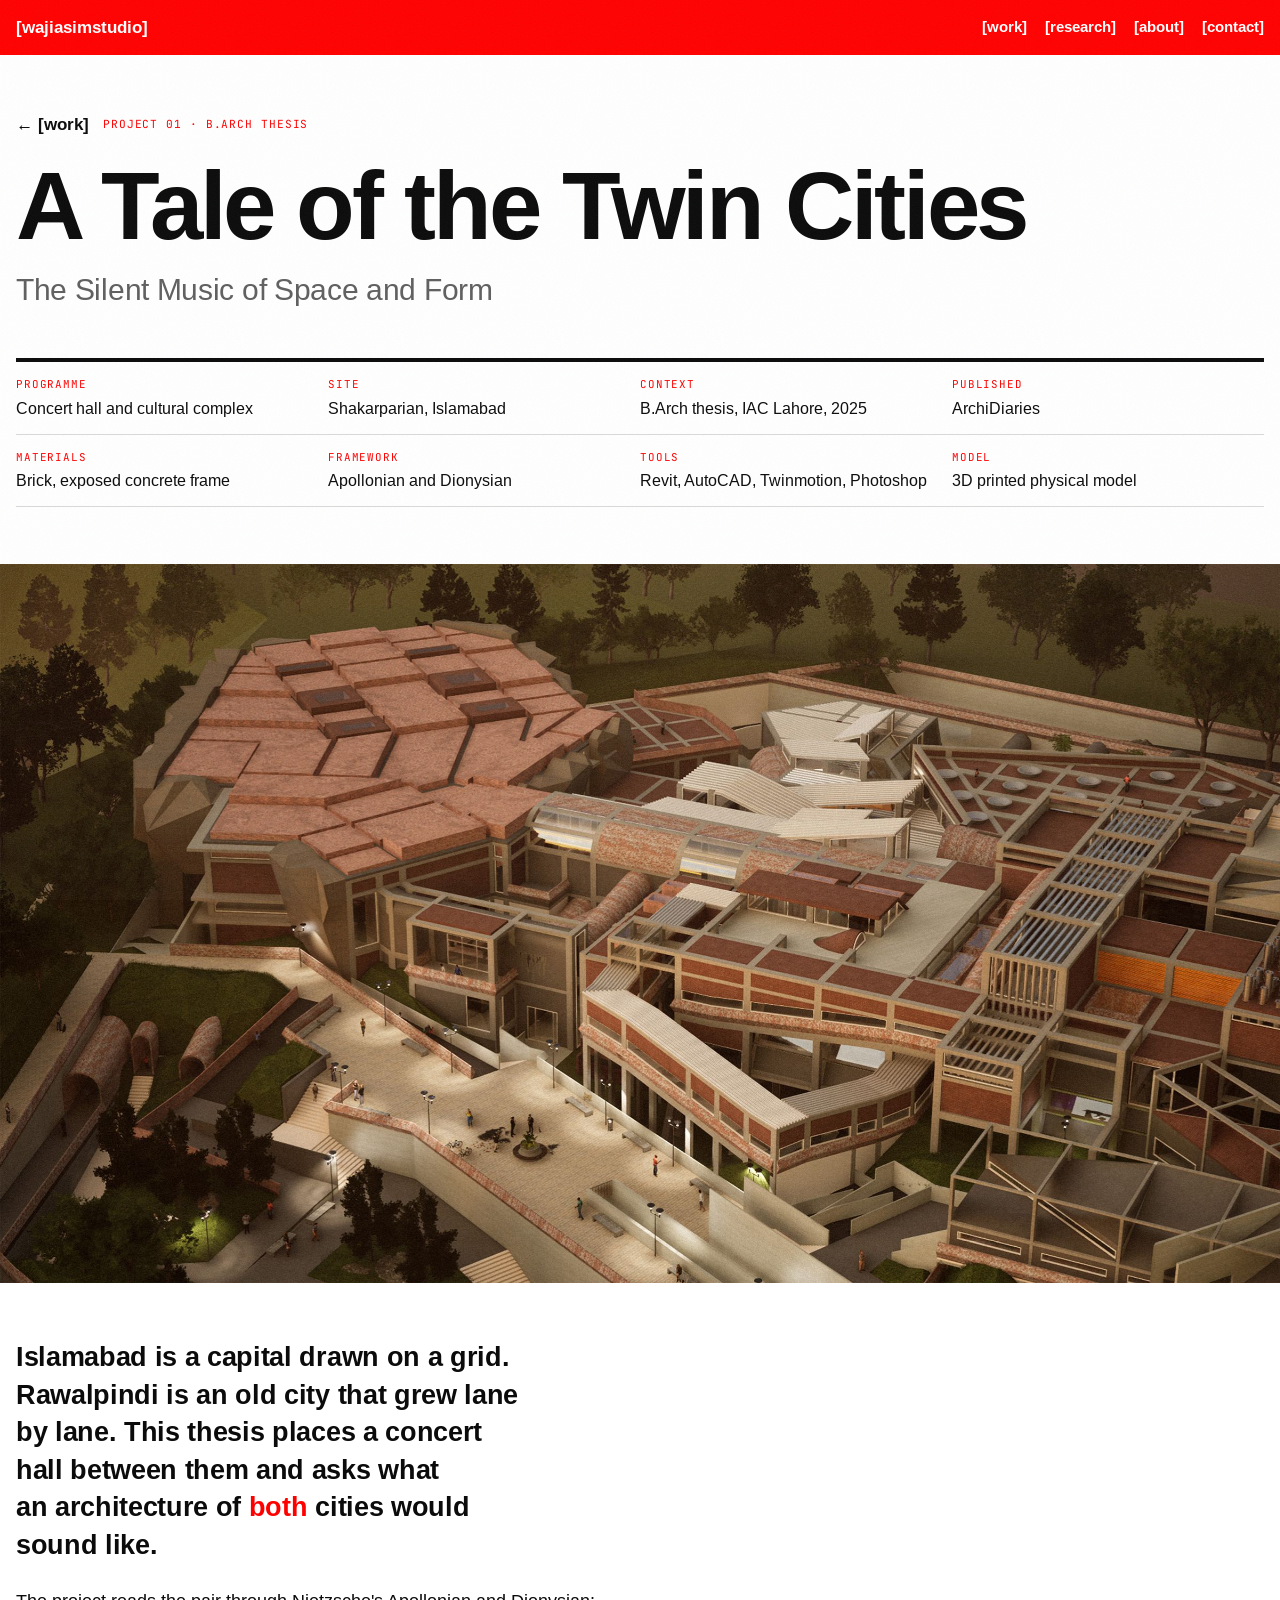
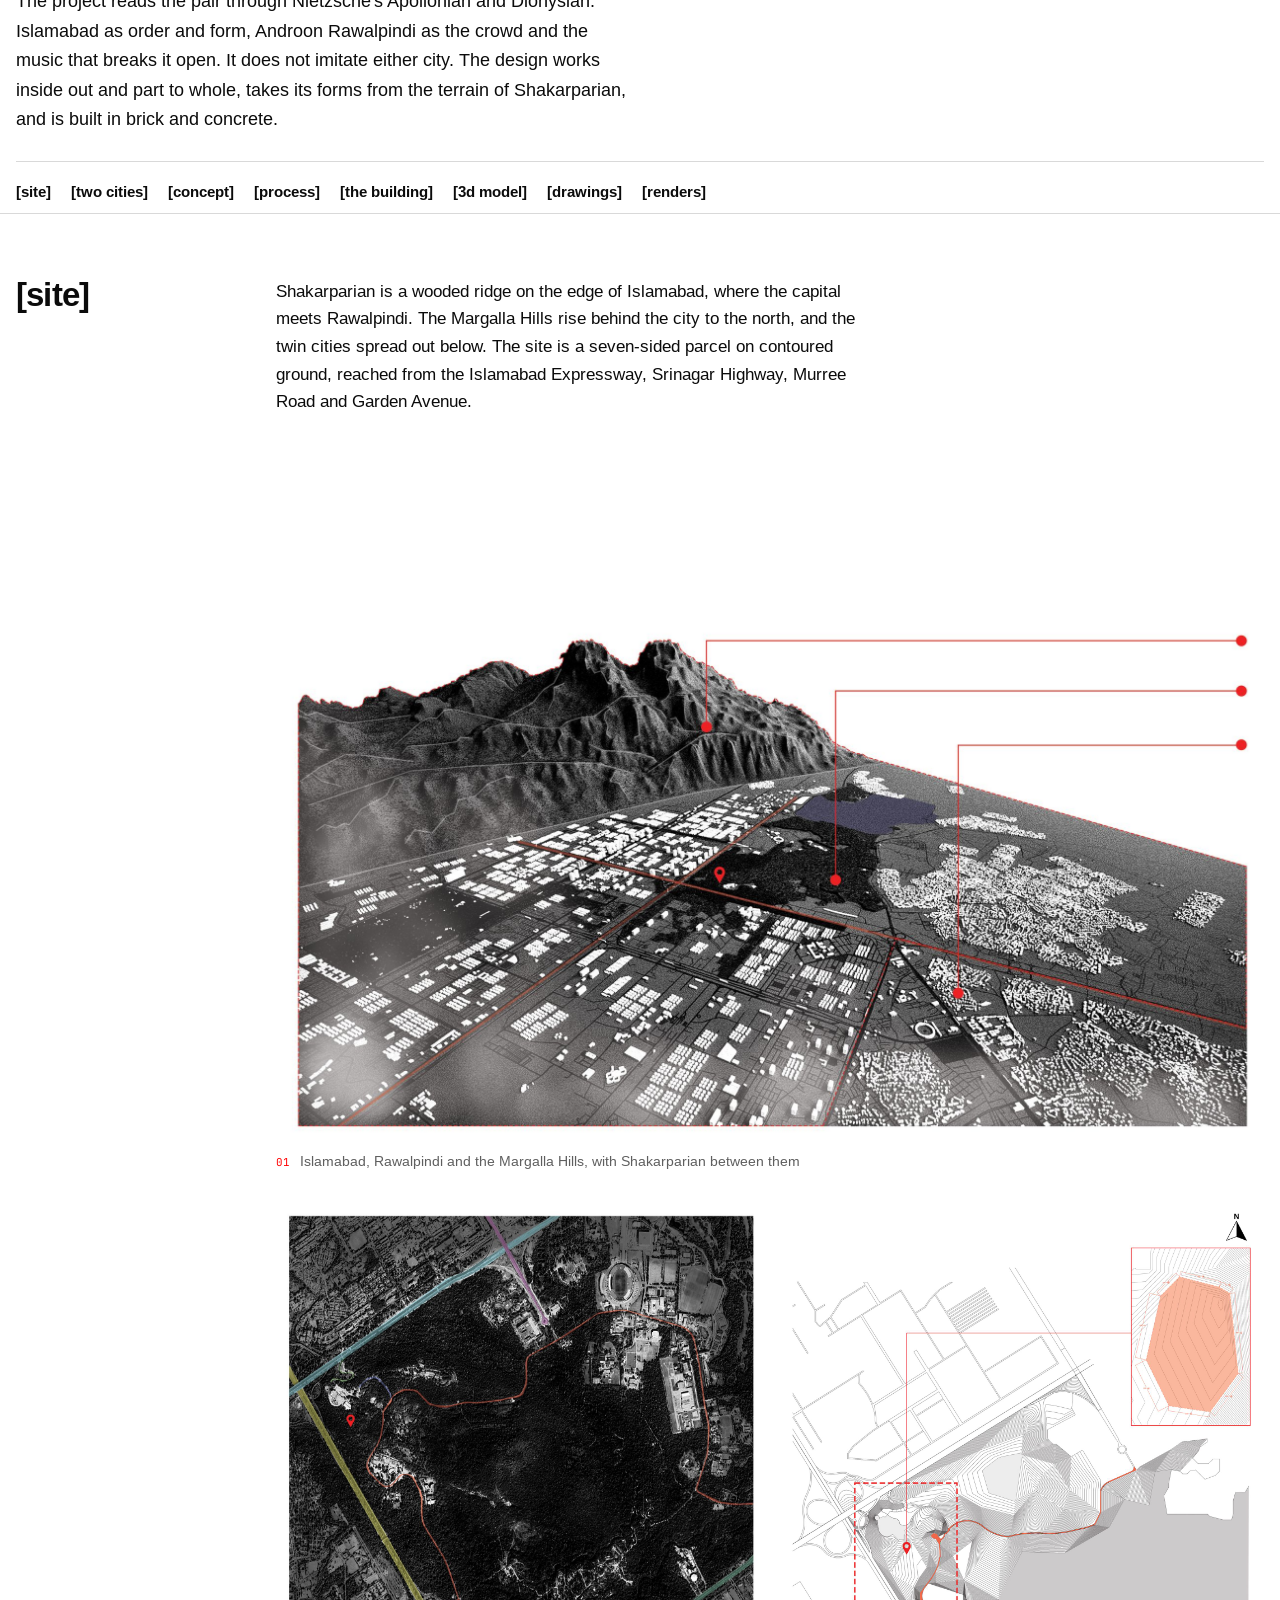
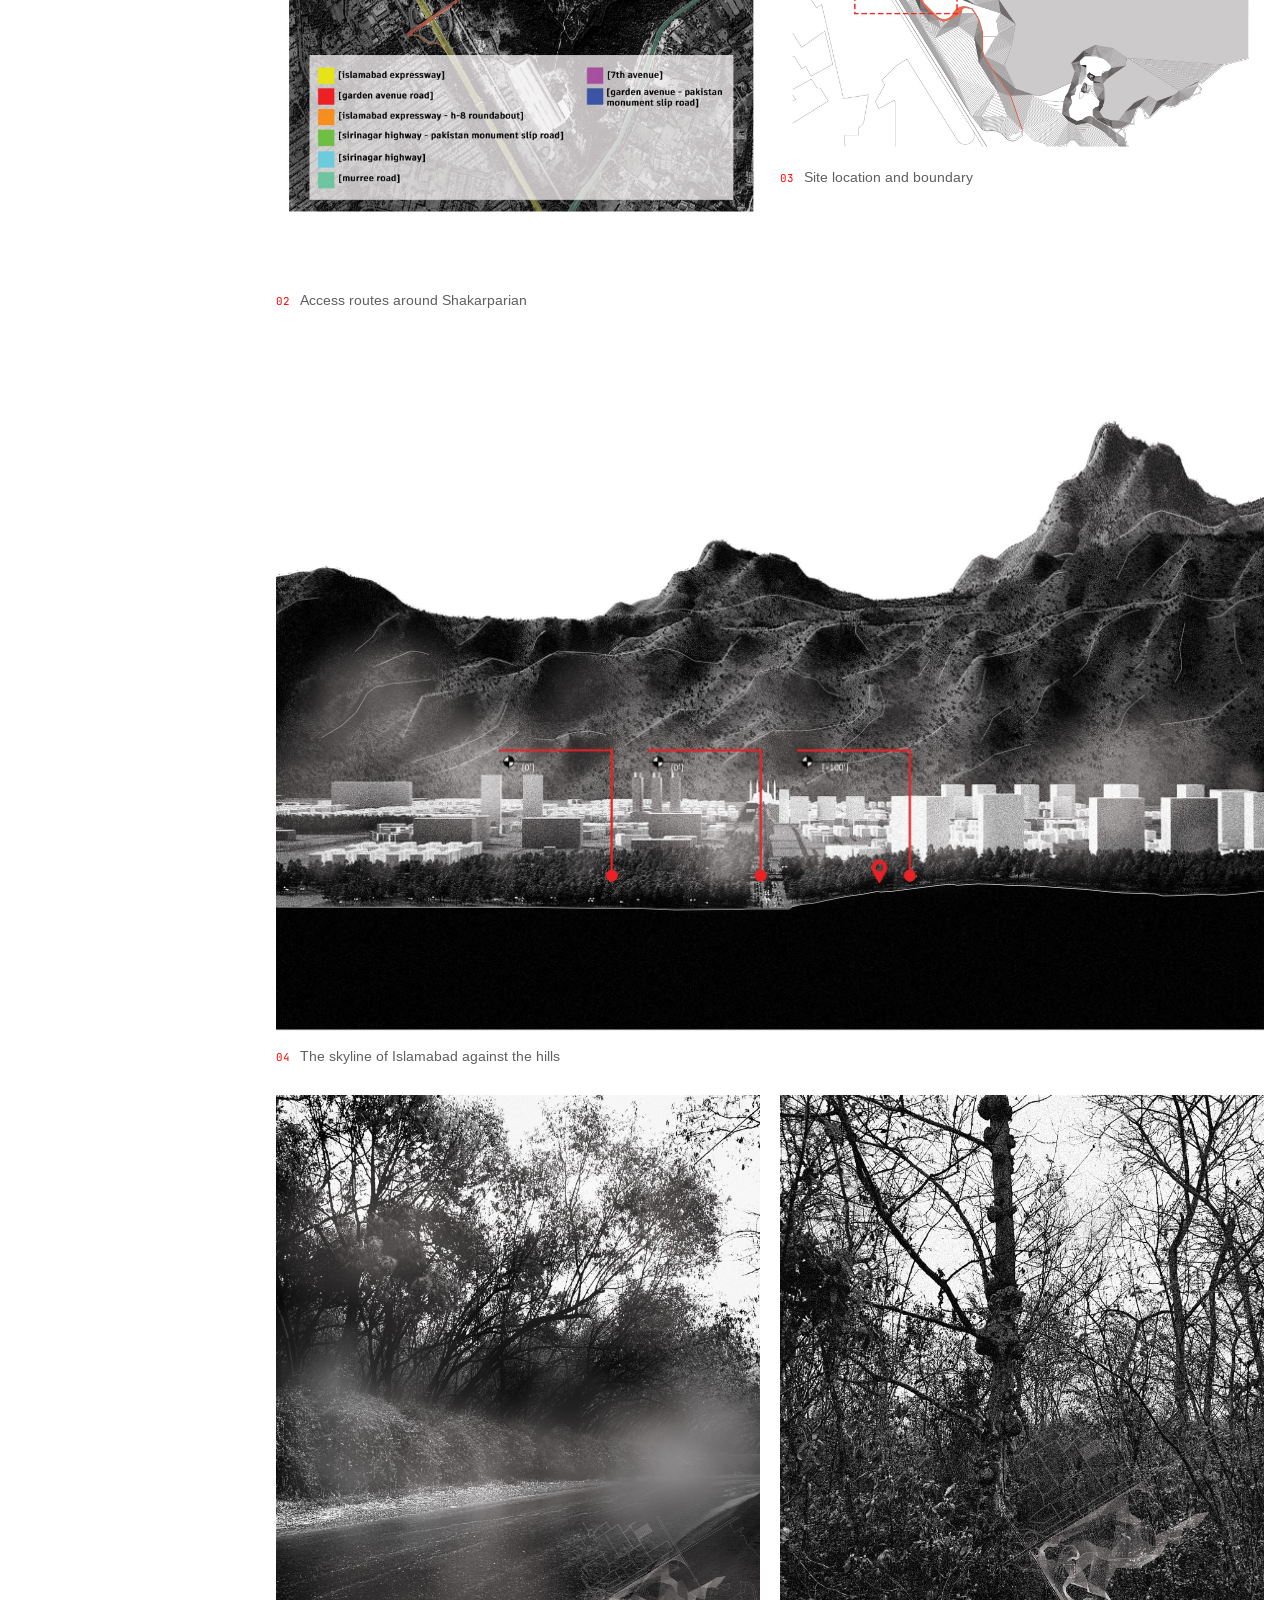
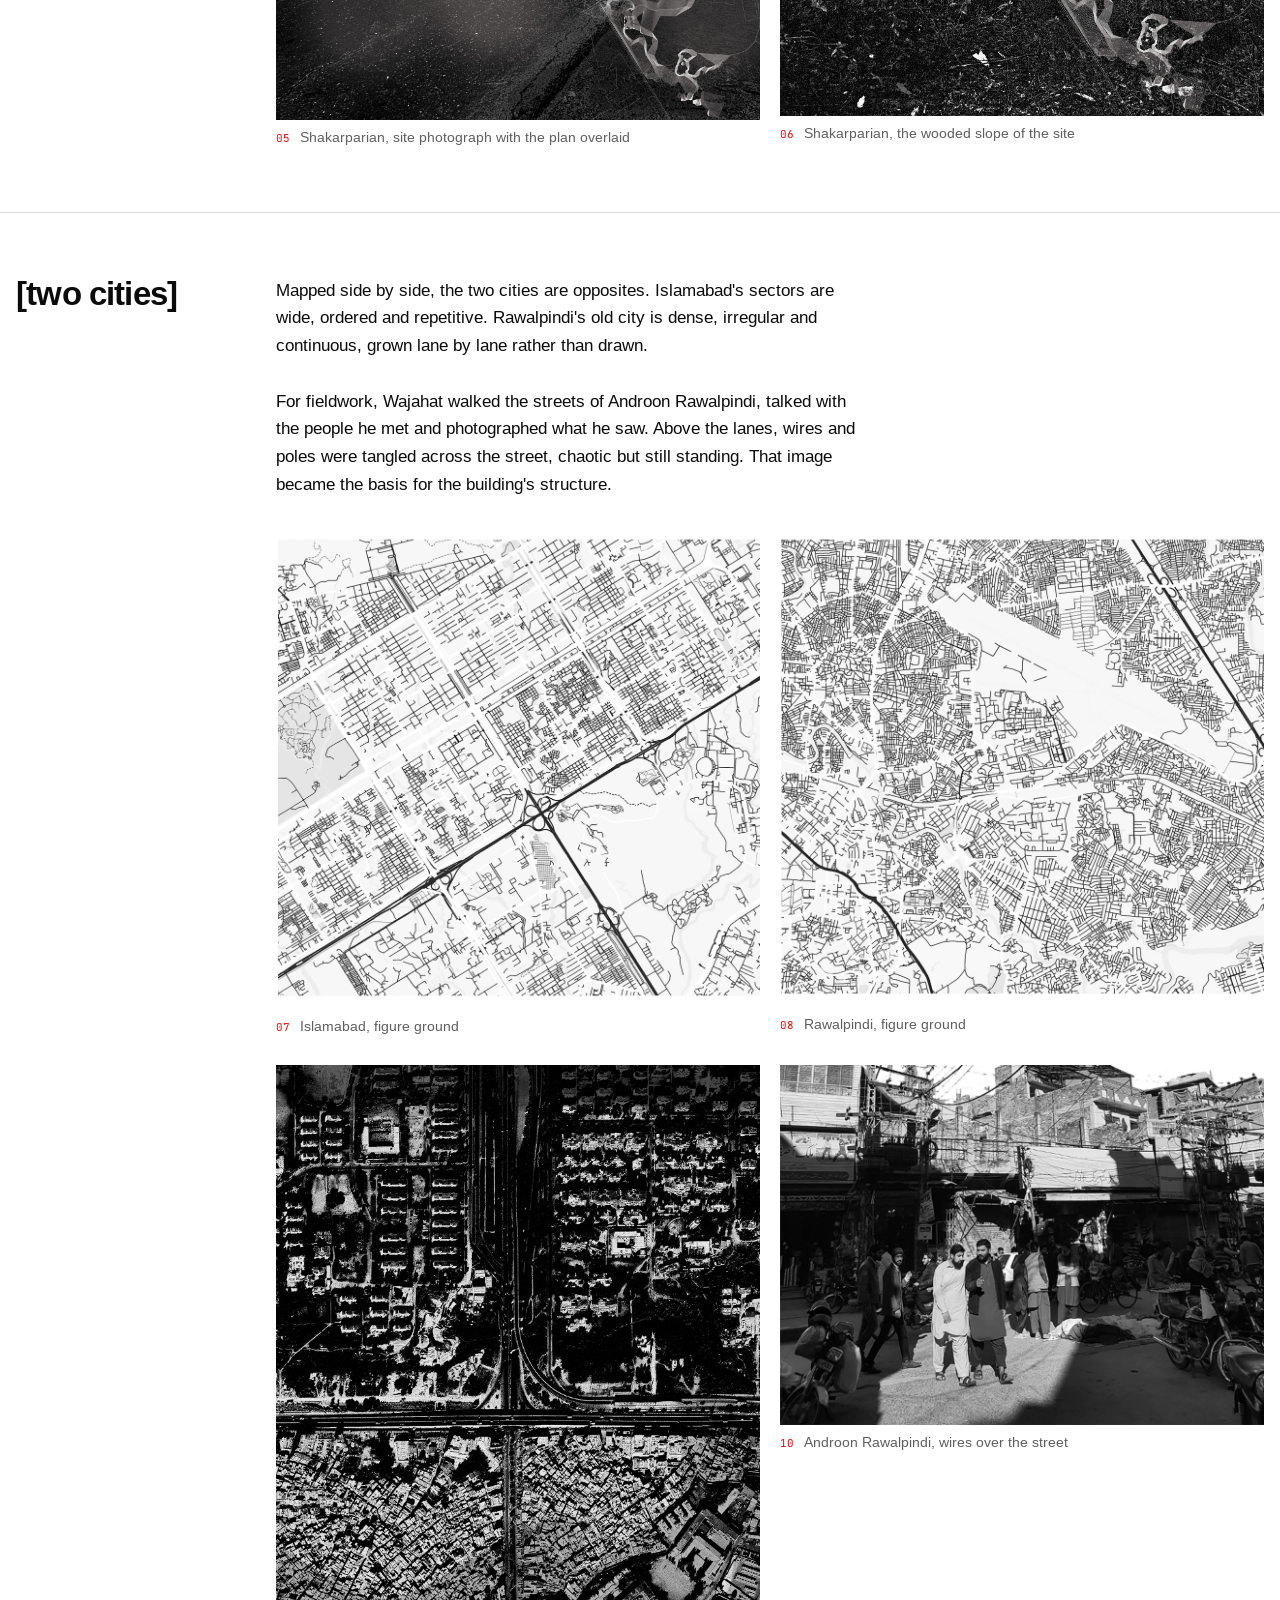
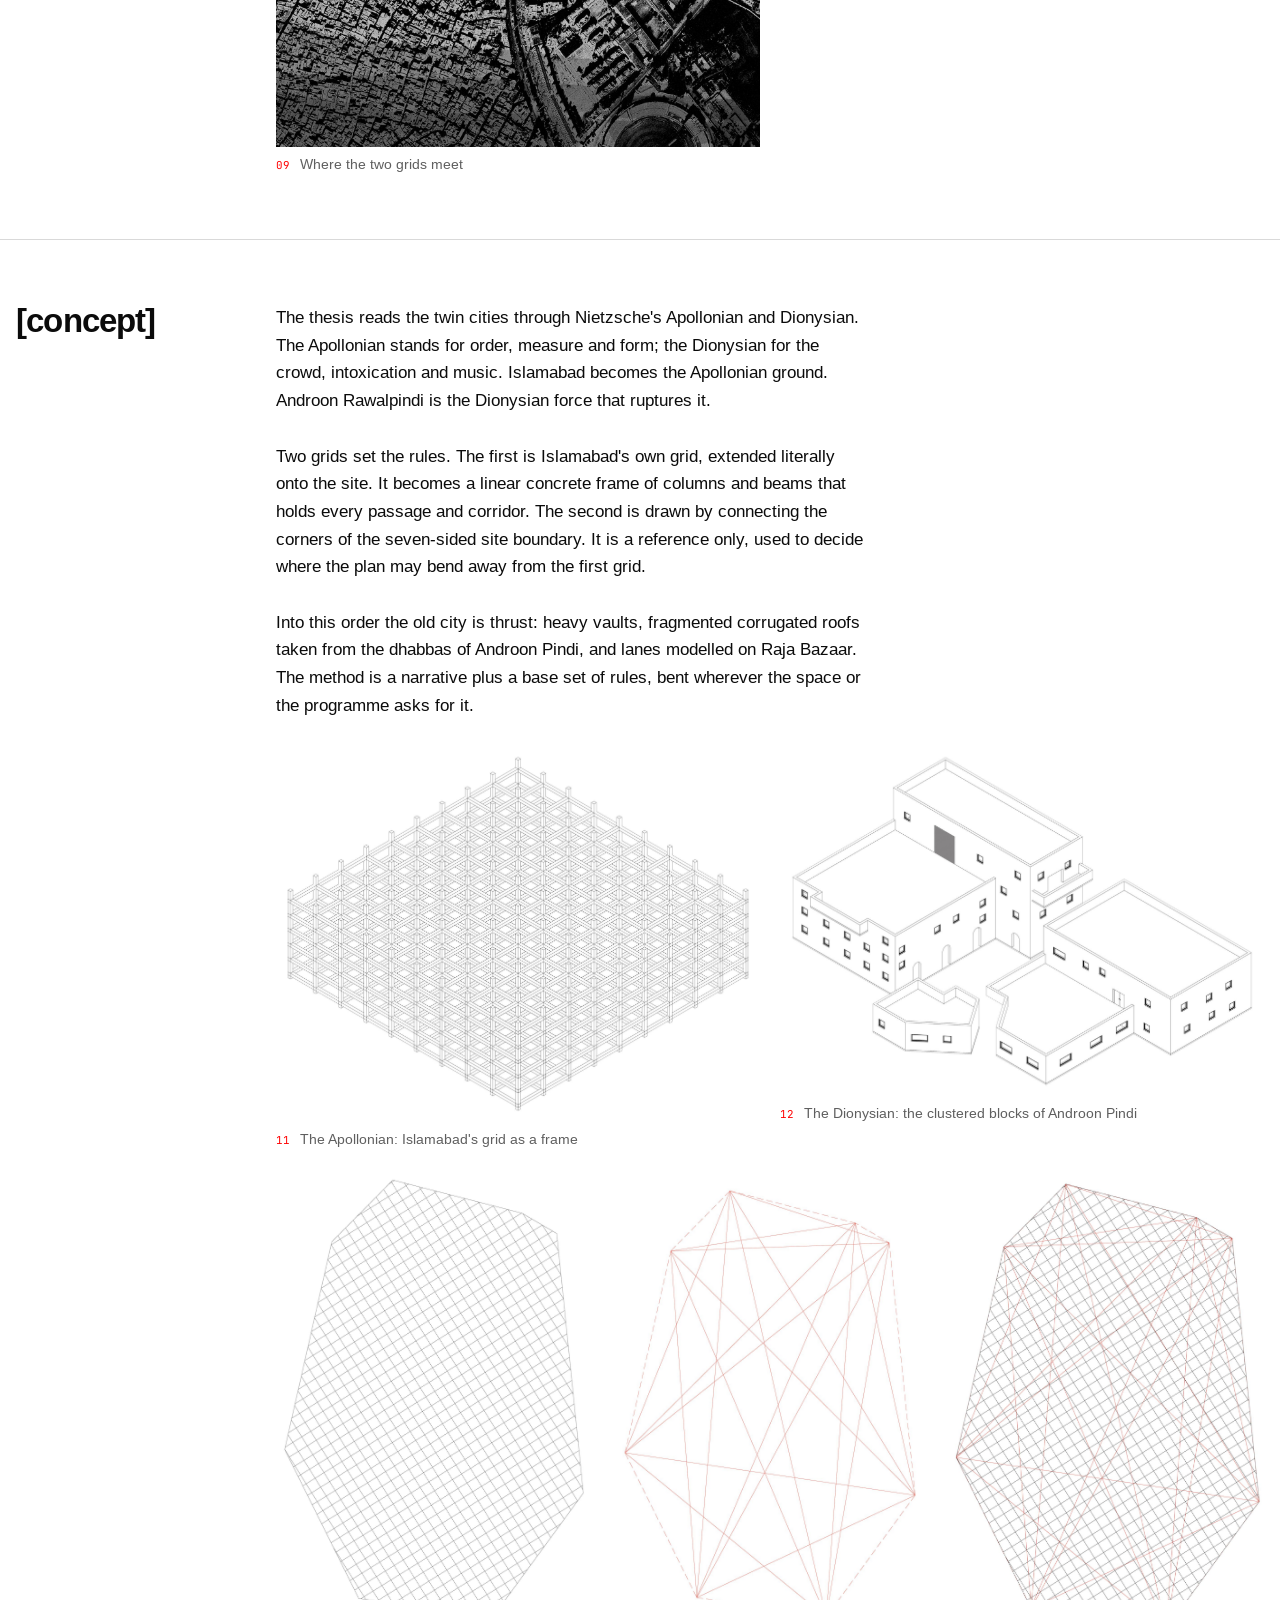
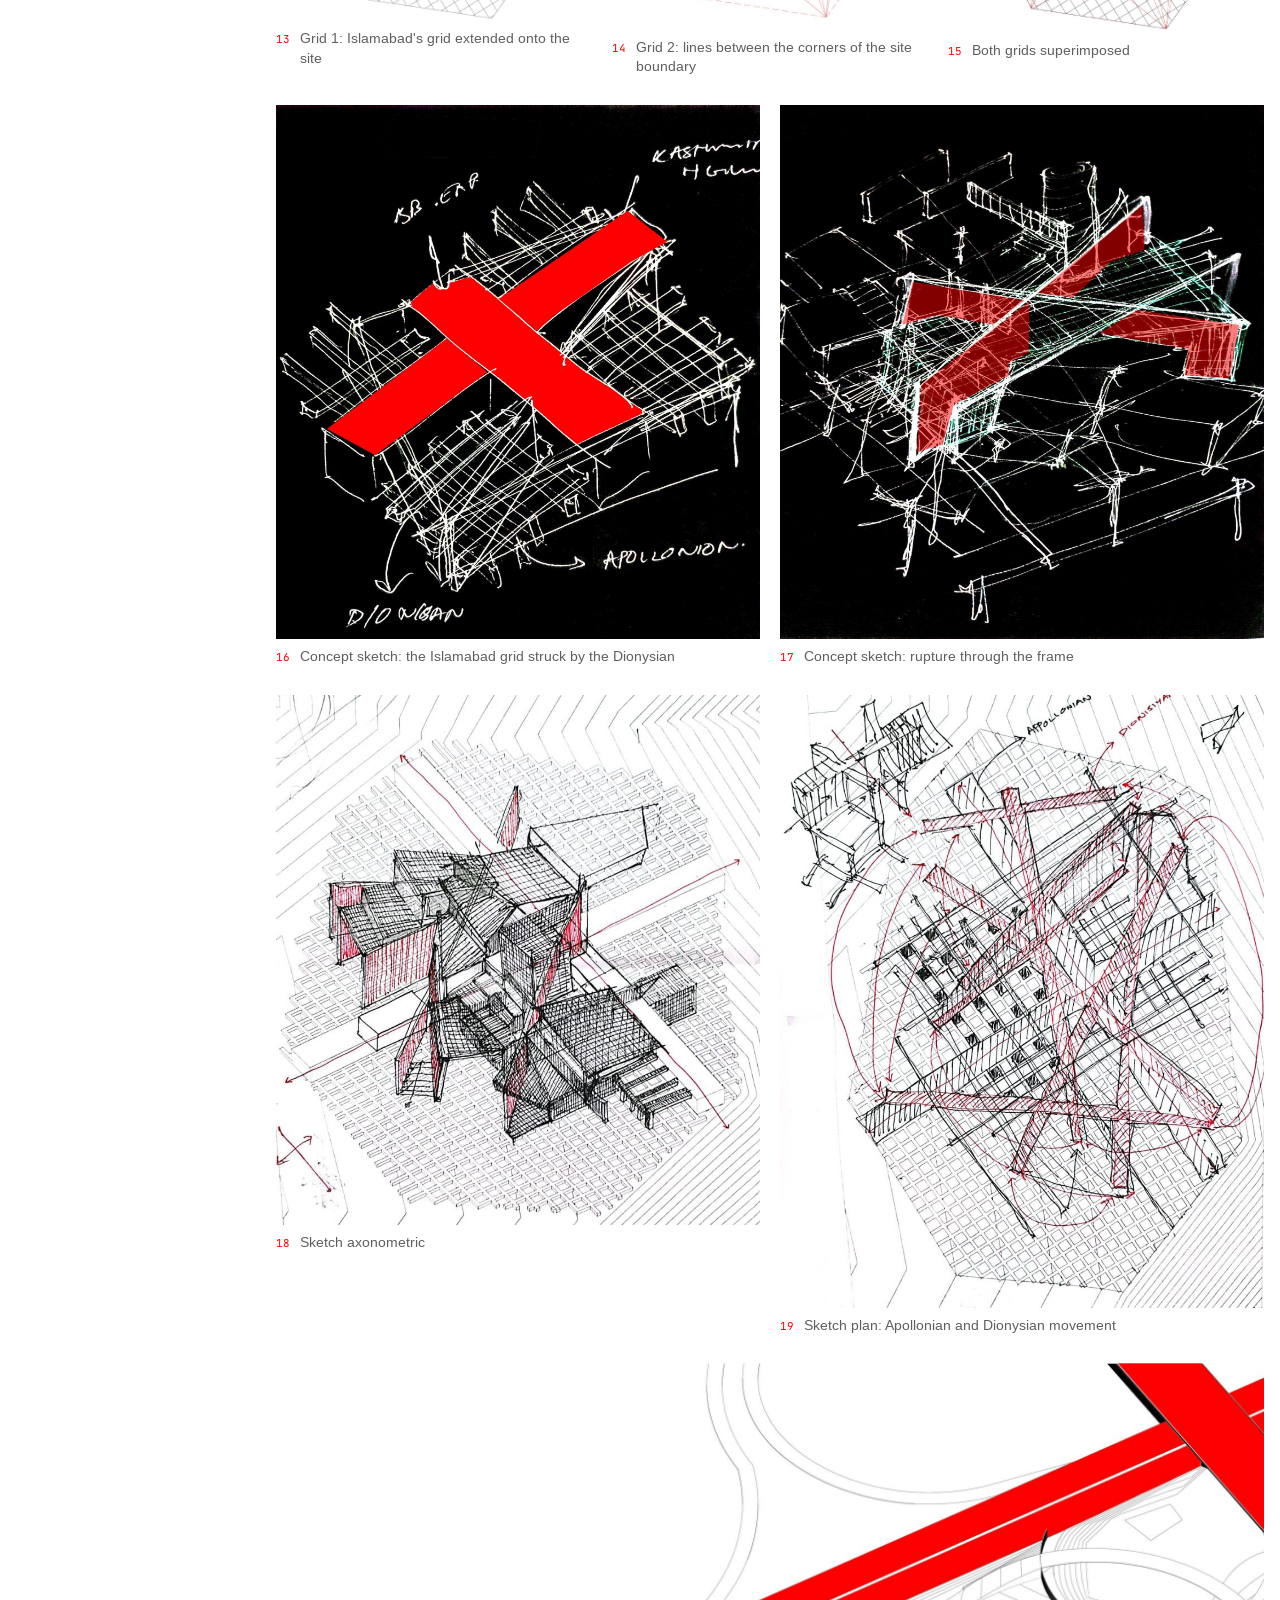
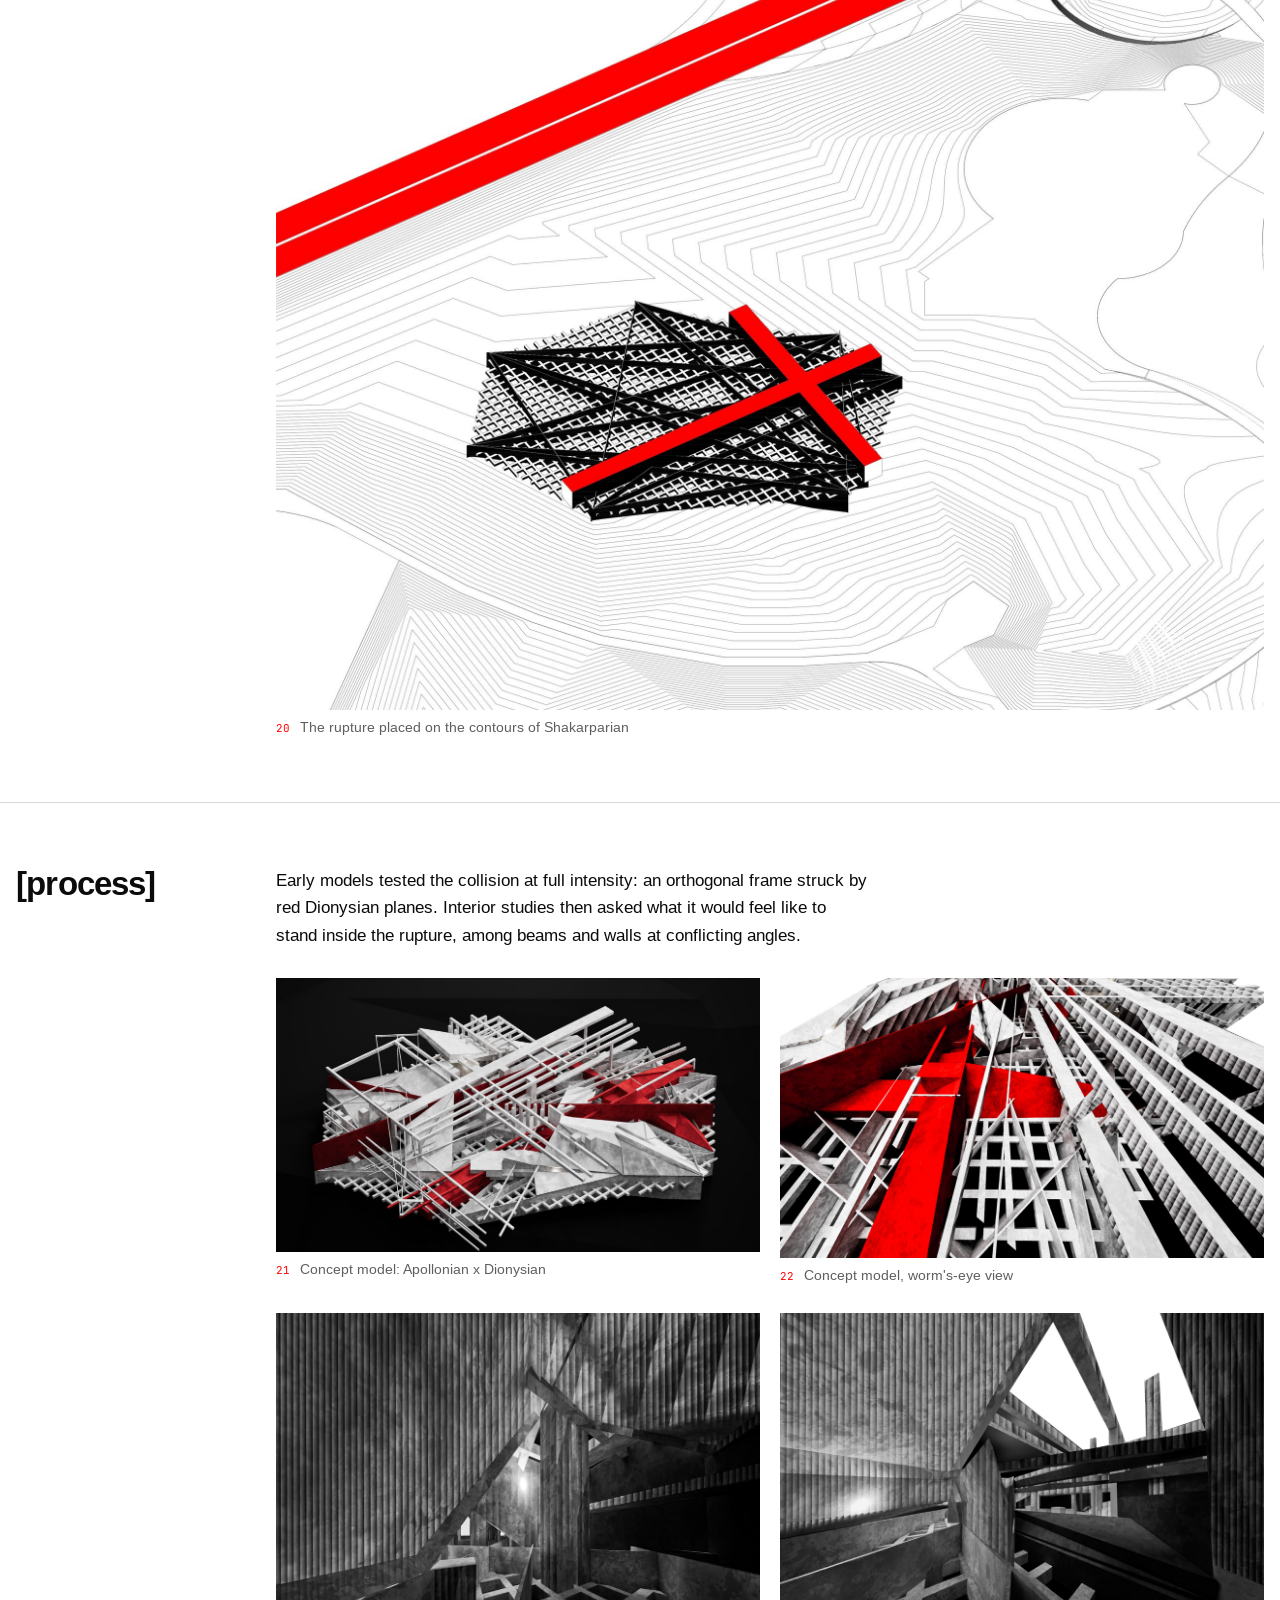
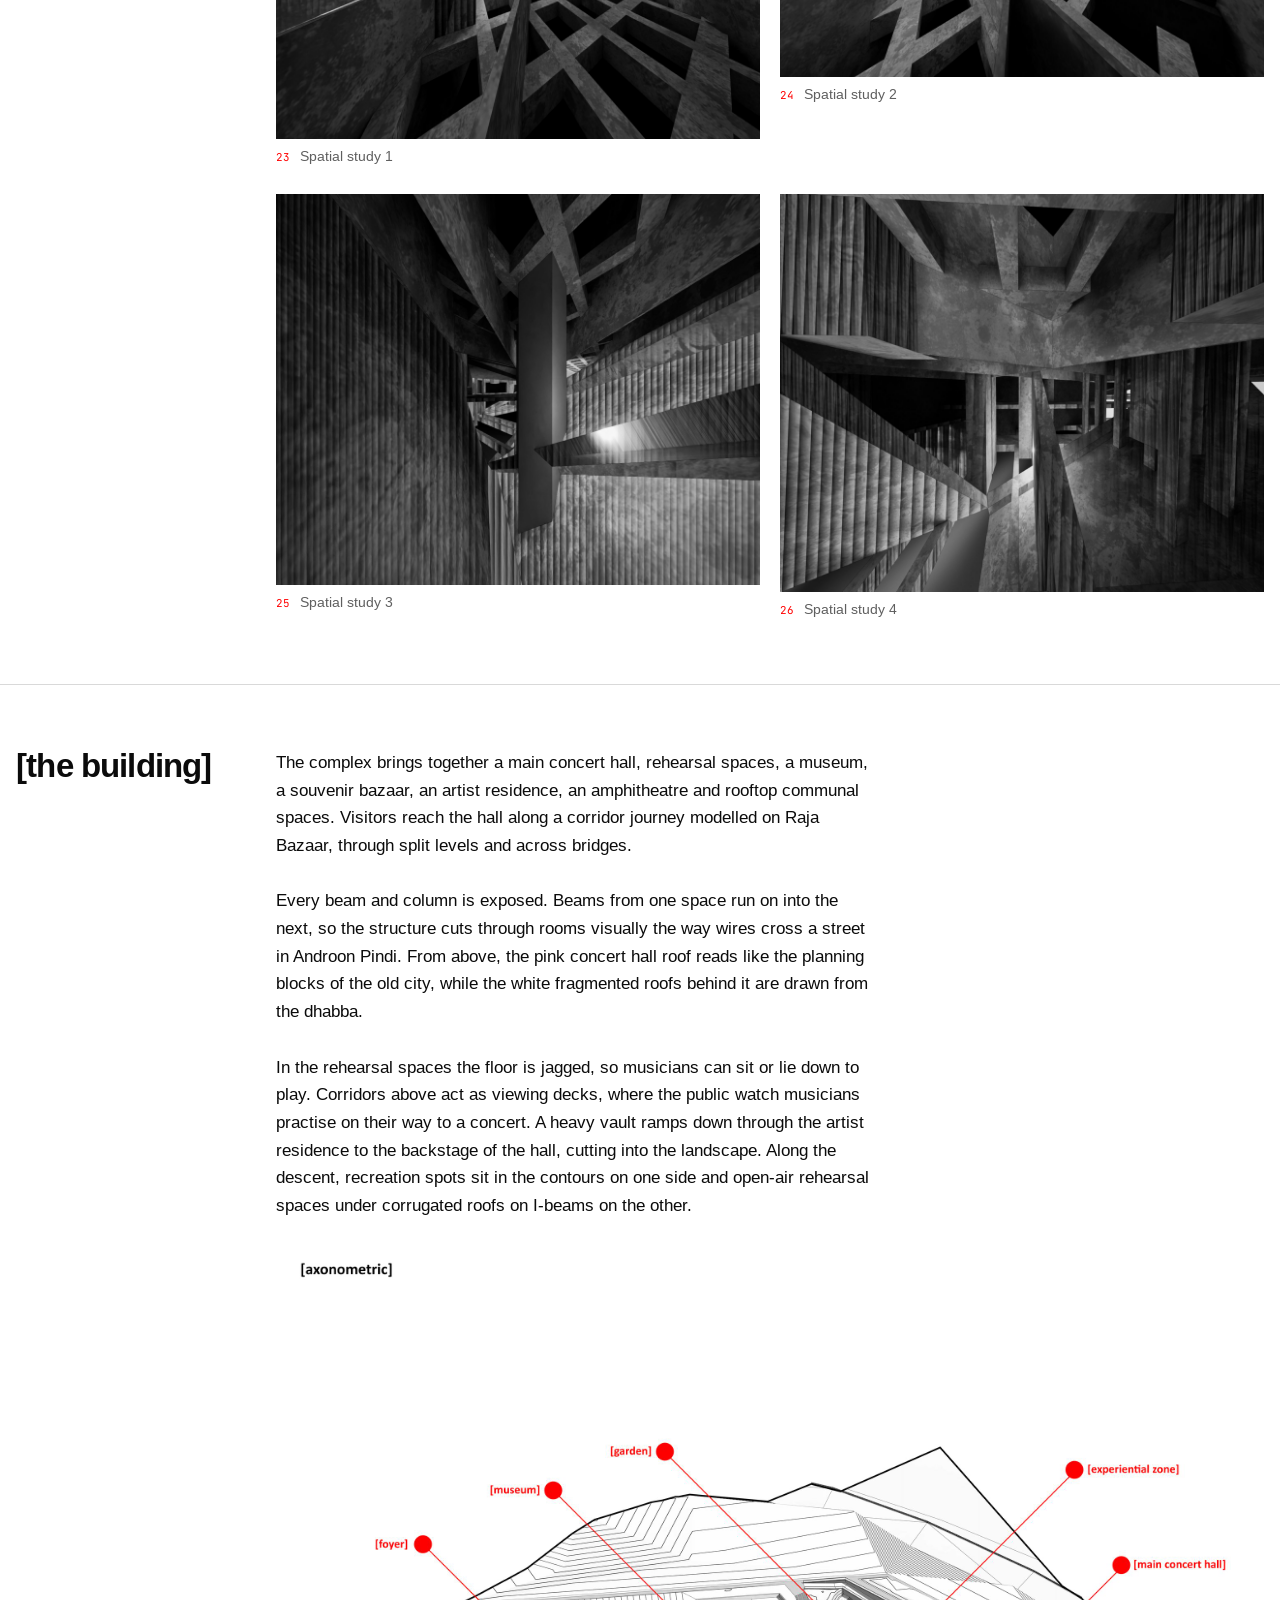
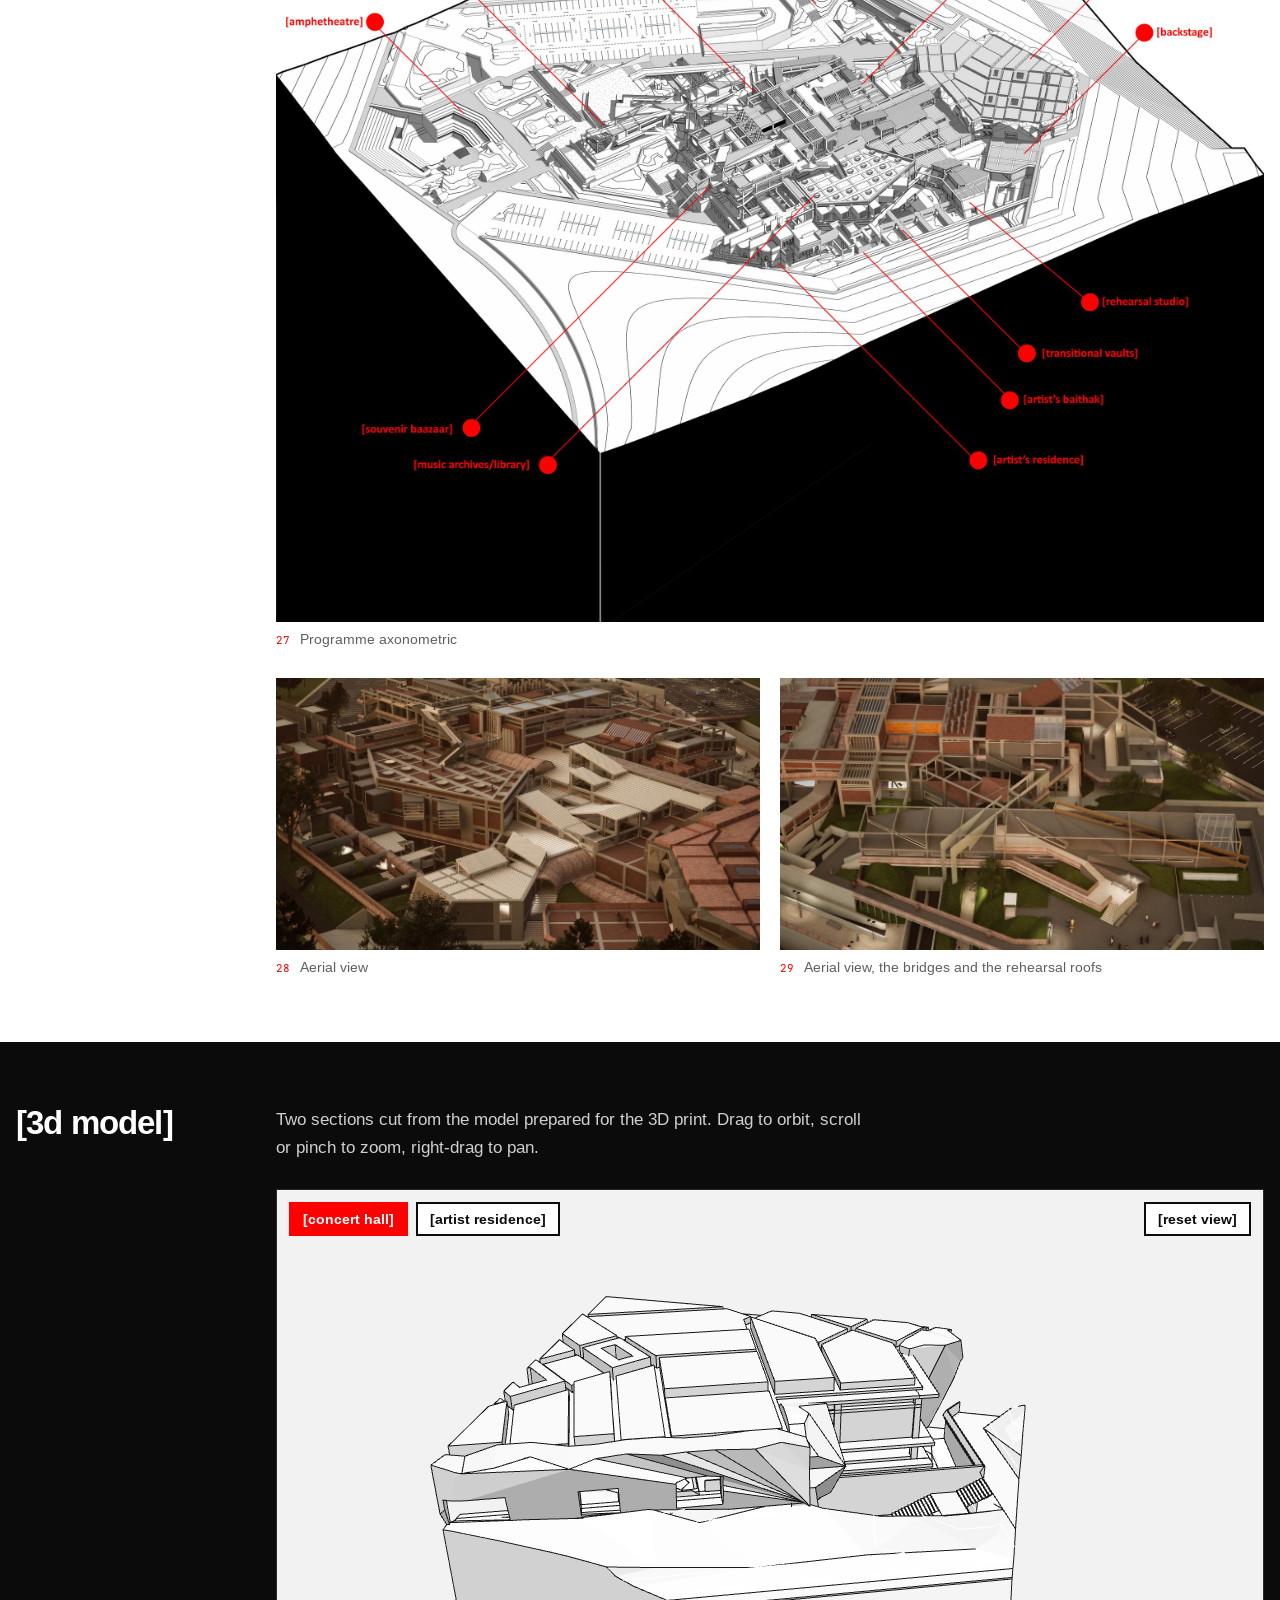
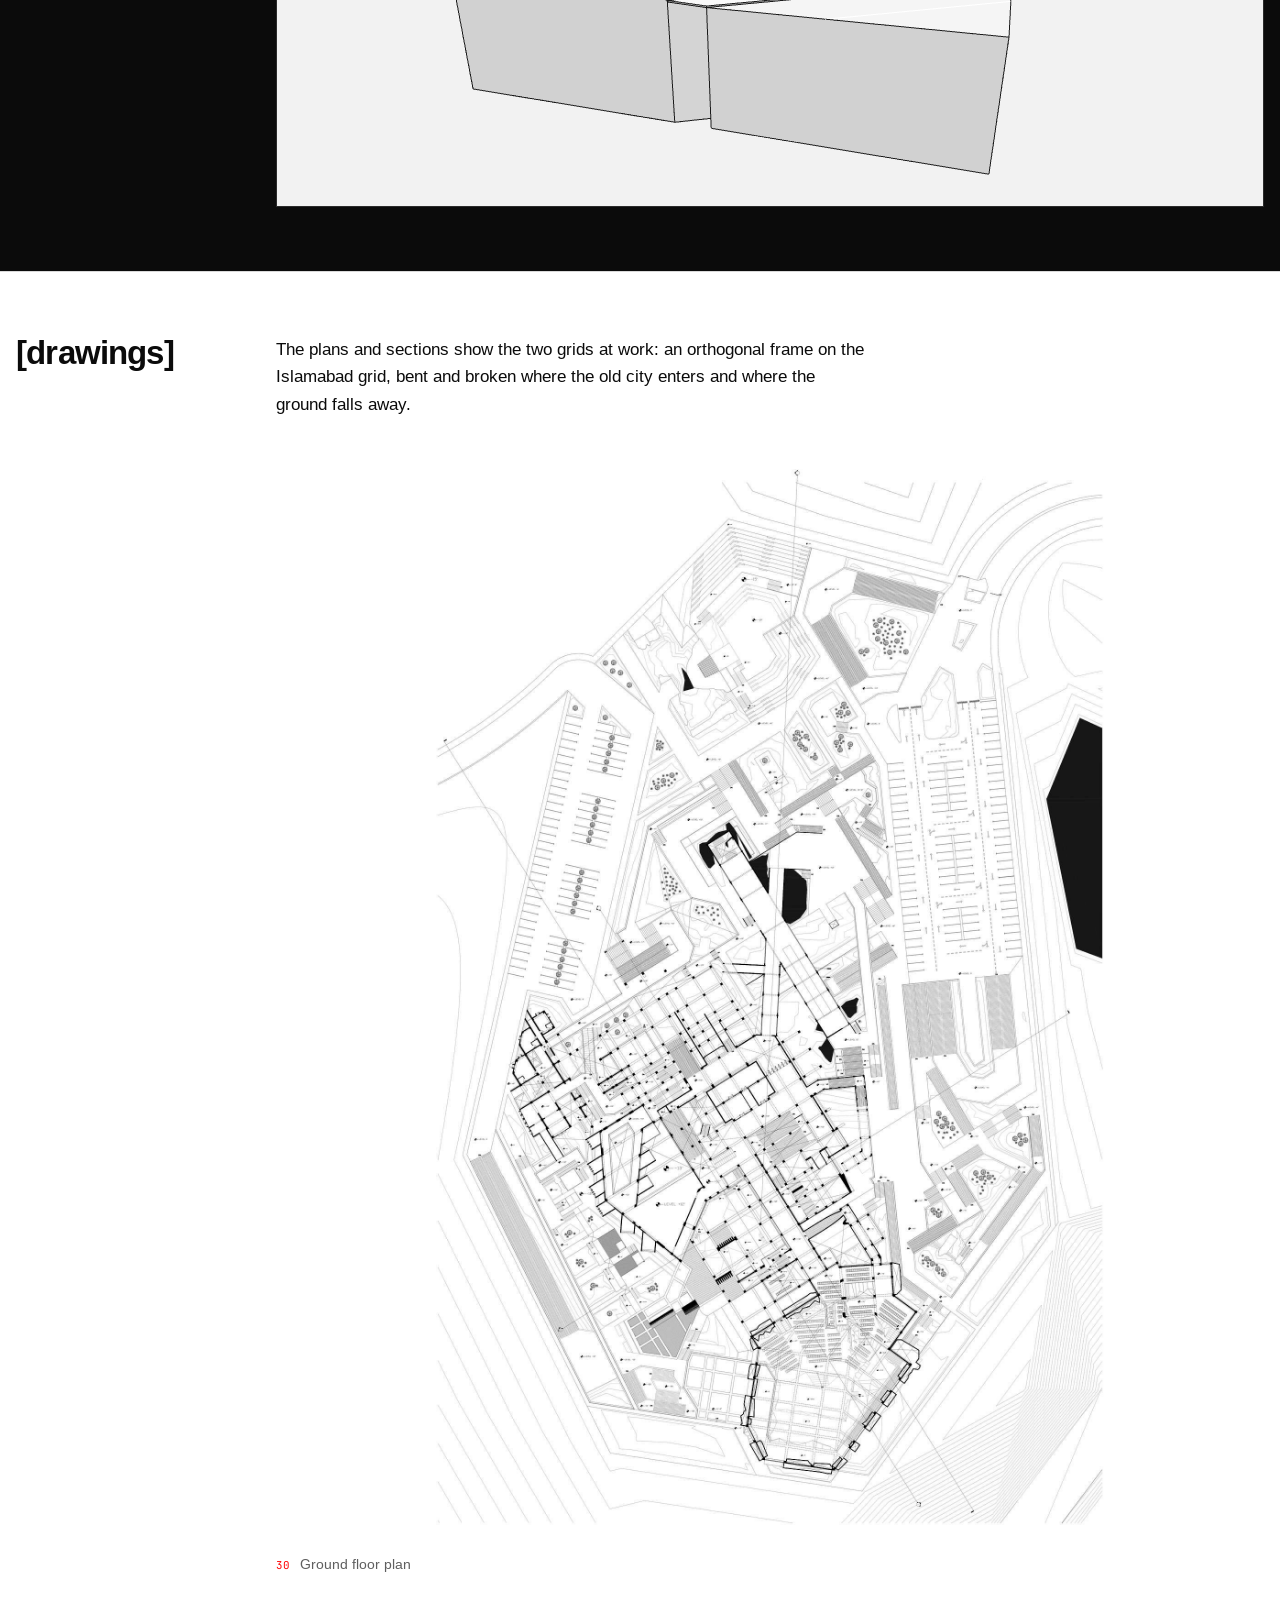
<file: concert-hall/index.html>
<!doctype html>
<html lang="en">
<head>
<meta charset="utf-8">
<meta name="viewport" content="width=device-width, initial-scale=1, viewport-fit=cover">
<title>A Tale of the Twin Cities · wajiasimstudio</title>
<meta name="description" content="A concert hall at Shakarparian, Islamabad, reading Islamabad and Rawalpindi through Nietzsche's Apollonian and Dionysian. B.Arch thesis by Wajahat Asim, wajiasimstudio.">
<meta property="og:title" content="A Tale of the Twin Cities · wajiasimstudio">
<meta property="og:description" content="Concert hall at Shakarparian, Islamabad. B.Arch thesis by Wajahat Asim.">
<meta property="og:image" content="https://wajiasimstudio.github.io/concert-hall/img/thumb.jpg">
<link rel="icon" href="data:image/svg+xml,%3Csvg xmlns='http://www.w3.org/2000/svg' viewBox='0 0 64 64'%3E%3Ccircle cx='32' cy='32' r='32' fill='%23ff0000'/%3E%3Ctext x='32' y='41' font-family='Arial' font-weight='700' font-size='22' fill='white' text-anchor='middle'%3E[w]%3C/text%3E%3C/svg%3E">
<link rel="preconnect" href="https://fonts.googleapis.com">
<link rel="preconnect" href="https://fonts.gstatic.com" crossorigin>
<link rel="stylesheet" href="https://fonts.googleapis.com/css2?family=Arimo:wght@400;700&family=JetBrains+Mono:wght@400;500&display=swap">
<style>
/* layout: a project sheet — bracketed label column on the left, text and drawings on the right; one black band for the live model */
:root{
  --red:#ff0000; --white:#ffffff; --black:#0b0b0b; --grey:#5f5f5f; --rule:#d9d9d9; --paper:#f4f4f4;
  --display:"Arimo","Helvetica Neue",Helvetica,Arial,sans-serif;
  --mono:"JetBrains Mono",ui-monospace,Menlo,Consolas,monospace;
  color-scheme:light;
}
*{box-sizing:border-box}
html{scroll-behavior:smooth;background:var(--white)}
@media (prefers-reduced-motion:reduce){html{scroll-behavior:auto}}
body{margin:0;background:var(--white);color:var(--black);font-family:var(--display);font-size:1.0625rem;line-height:1.6;overflow-x:clip}
.wrap{max-width:1320px;margin:0 auto;padding-left:max(16px,env(safe-area-inset-left,0px));padding-right:max(16px,env(safe-area-inset-right,0px))}
a{color:inherit}
a:focus-visible,button:focus-visible{outline:3px solid var(--red);outline-offset:3px}
.tag{font-family:var(--mono);font-size:.7rem;letter-spacing:.08em;text-transform:uppercase}

/* top bar */
.top{background:var(--red);color:var(--white);position:sticky;top:env(safe-area-inset-top,0px);z-index:20}
body::before{content:"";position:fixed;inset:0 0 auto;height:env(safe-area-inset-top,0px);z-index:30;background:var(--red)}
.bar{display:flex;justify-content:space-between;align-items:center;gap:16px;padding-block:14px;flex-wrap:wrap}
.bar a{font-weight:700;text-decoration:none}
.bar nav{display:flex;gap:18px;flex-wrap:wrap;font-size:.95rem}
.bar nav a:hover,.bar .mark:hover{color:var(--black)}

/* project header */
.head{padding-block:56px 40px}
.crumb{display:flex;gap:14px;flex-wrap:wrap;align-items:center;margin-bottom:22px}
.crumb a{text-decoration:none;font-weight:700}
.crumb a:hover{color:var(--red)}
.crumb .tag{color:var(--red)}
h1{font-weight:700;font-size:clamp(2.6rem,7.5vw,6.2rem);line-height:.95;letter-spacing:-.035em;margin:0;text-wrap:balance}
.sub{font-size:clamp(1.2rem,2.6vw,1.9rem);font-weight:400;letter-spacing:-.01em;margin:14px 0 0;color:var(--grey)}
.meta{display:grid;grid-template-columns:repeat(4,minmax(0,1fr));gap:0;margin-top:44px;border-top:4px solid var(--black)}
.meta div{padding:14px 16px 14px 0;border-bottom:1px solid var(--rule);min-width:0}
.meta dt{font-family:var(--mono);font-size:.68rem;letter-spacing:.08em;text-transform:uppercase;color:var(--red);margin-bottom:4px}
.meta dd{margin:0;font-size:.98rem;line-height:1.4}
.hero{margin:0;background:var(--black)}
.hero img{display:block;width:100%;height:auto;max-height:86vh;object-fit:cover}
.lead{padding-block:56px 8px}
.lead p{font-size:clamp(1.25rem,2.3vw,1.7rem);line-height:1.38;letter-spacing:-.012em;font-weight:700;max-width:34ch;margin:0 0 .8em;text-wrap:pretty}
.lead p + p{font-weight:400;font-size:1.15rem;line-height:1.6;max-width:62ch;letter-spacing:0}
.lead em{font-style:normal;color:var(--red)}
.toc{display:flex;flex-wrap:wrap;gap:8px 20px;margin-top:28px;padding-top:18px;border-top:1px solid var(--rule)}
.toc a{text-decoration:none;font-weight:700;font-size:.95rem}
.toc a:hover{color:var(--red)}

/* sections */
.sec{padding-block:64px;border-top:1px solid var(--rule)}
.grid{display:grid;grid-template-columns:minmax(0,220px) minmax(0,1fr);gap:40px}
.lab h2{font-size:clamp(1.6rem,2.6vw,2.2rem);line-height:1;letter-spacing:-.025em;margin:0;position:sticky;top:calc(env(safe-area-inset-top,0px) + 76px)}
.body{min-width:0;display:flex;flex-direction:column;gap:28px}
.body > p{margin:0;max-width:66ch;font-size:1.08rem}
.body h3{font-size:1.25rem;letter-spacing:-.01em;margin:24px 0 -8px}
.row{display:grid;gap:20px;align-items:start}
.row.c2{grid-template-columns:repeat(2,minmax(0,1fr))}
.row.c3{grid-template-columns:repeat(3,minmax(0,1fr))}
.fig{margin:0;min-width:0}
.fig .zoom{display:block;width:100%;padding:0;border:0;background:var(--paper);cursor:zoom-in}
.fig img{display:block;width:100%;height:auto}
.fig.tall img{max-height:1100px;object-fit:contain;background:var(--white)}
.fig figcaption{display:flex;gap:10px;align-items:baseline;font-size:.88rem;line-height:1.4;color:var(--grey);margin-top:8px}
.fig .n{font-family:var(--mono);font-size:.68rem;color:var(--red);flex:none}
.fig .zoom:hover img{opacity:.92}

/* model band */
.sec.dark{background:var(--black);color:var(--white);border-top:0}
.sec.dark .body > p{color:#cfcfcf}
.viewer{position:relative;border:1px solid #2b2b2b;background:#f2f2f2;aspect-ratio:16/10;max-width:100%;overflow:hidden}
#vcanvas{display:block;width:100%;height:100%;touch-action:none;cursor:grab}
#vcanvas:active{cursor:grabbing}
.vbar{position:absolute;left:12px;top:12px;z-index:2;display:flex;flex-wrap:wrap;gap:8px;right:12px}
.vbtn{font-family:var(--display);font-weight:700;font-size:.9rem;border:2px solid var(--black);background:var(--white);color:var(--black);padding:7px 12px;cursor:pointer}
.vbtn.on{background:var(--red);border-color:var(--red);color:var(--white)}
.vbtn.reset{margin-left:auto}
.vbtn:hover{background:var(--black);border-color:var(--black);color:var(--white)}
.vstate{position:absolute;inset:auto 12px 12px auto;z-index:2;font-family:var(--mono);font-size:.72rem;color:var(--black);background:rgba(255,255,255,.85);padding:6px 10px}
.vstate:empty{display:none}

/* lightbox */
.lb{position:fixed;inset:0;z-index:50;background:rgba(11,11,11,.96);display:flex;flex-direction:column;align-items:center;justify-content:center;padding:calc(56px + env(safe-area-inset-top,0px)) max(16px,env(safe-area-inset-right,0px)) calc(56px + env(safe-area-inset-bottom,0px)) max(16px,env(safe-area-inset-left,0px))}
.lb img{max-width:100%;max-height:100%;object-fit:contain;background:var(--white)}
.lb p{color:var(--white);font-size:.95rem;margin:12px 0 0;text-align:center}
.lb button{position:absolute;font-family:var(--display);font-weight:700;background:var(--white);color:var(--black);border:0;padding:9px 14px;cursor:pointer}
.lb .x{top:calc(12px + env(safe-area-inset-top,0px));right:max(12px,env(safe-area-inset-right,0px))}
.lb .pv{left:max(12px,env(safe-area-inset-left,0px));top:50%}
.lb .nx{right:max(12px,env(safe-area-inset-right,0px));top:50%}
.lb button:hover{background:var(--red);color:var(--white)}

.lb[hidden]{display:none}
[hidden]{display:none!important}

/* footer */
.next{background:var(--red);color:var(--white);padding-block:56px}
.next .wrap{display:flex;justify-content:space-between;align-items:end;gap:24px;flex-wrap:wrap}
.next a{font-weight:700;font-size:clamp(1.6rem,4vw,3rem);letter-spacing:-.03em;text-decoration:none;line-height:1}
.next a:hover{color:var(--black)}
footer{background:var(--black);color:var(--white);padding-block:24px}
footer .wrap{display:flex;justify-content:space-between;gap:16px;flex-wrap:wrap}

@media (max-width:900px){
  .meta{grid-template-columns:repeat(2,minmax(0,1fr))}
  .grid{grid-template-columns:1fr;gap:20px}
  .lab h2{position:static}
  .row.c3{grid-template-columns:repeat(2,minmax(0,1fr))}
  .viewer{aspect-ratio:4/5}
  .vbtn.reset{margin-left:0}
}
@media (max-width:560px){
  .row.c2,.row.c3{grid-template-columns:1fr}
  .head{padding-block:36px 28px}
  .sec{padding-block:48px}
}
</style>
<link rel="stylesheet" href="../assets/polish.css">
</head>
<body>
<header class="top">
  <div class="wrap bar">
    <a class="mark" href="../">[wajiasimstudio]</a>
    <nav>
      <a href="../#work">[work]</a>
      <a href="../#research">[research]</a>
      <a href="../#about">[about]</a>
      <a href="../#contact">[contact]</a>
    </nav>
  </div>
</header>

<main>
  <div class="wrap head">
    <div class="crumb"><a href="../#work">← [work]</a><span class="tag">Project 01 · B.Arch thesis</span></div>
    <h1>A Tale of the Twin Cities</h1>
    <p class="sub">The Silent Music of Space and Form</p>
    <dl class="meta">
      <div><dt>Programme</dt><dd>Concert hall and cultural complex</dd></div>
      <div><dt>Site</dt><dd>Shakarparian, Islamabad</dd></div>
      <div><dt>Context</dt><dd>B.Arch thesis, IAC Lahore, 2025</dd></div>
      <div><dt>Published</dt><dd>ArchiDiaries</dd></div>
      <div><dt>Materials</dt><dd>Brick, exposed concrete frame</dd></div>
      <div><dt>Framework</dt><dd>Apollonian and Dionysian</dd></div>
      <div><dt>Tools</dt><dd>Revit, AutoCAD, Twinmotion, Photoshop</dd></div>
      <div><dt>Model</dt><dd>3D printed physical model</dd></div>
    </dl>
  </div>

  <figure class="hero"><img src="img/hero.jpg" width="2400" height="1349" alt="Aerial view of the concert hall complex at dusk, pink brick roofs among the concrete frame" fetchpriority="high"></figure>

  <div class="wrap lead">
    <p>Islamabad is a capital drawn on a grid. Rawalpindi is an old city that grew lane by lane. This thesis places a concert hall between them and asks what an architecture of <em>both</em> cities would sound like.</p>
    <p>The project reads the pair through Nietzsche's Apollonian and Dionysian: Islamabad as order and form, Androon Rawalpindi as the crowd and the music that breaks it open. It does not imitate either city. The design works inside out and part to whole, takes its forms from the terrain of Shakarparian, and is built in brick and concrete.</p>
    <nav class="toc" aria-label="Sections">
      <a href="#site">[site]</a><a href="#cities">[two cities]</a><a href="#concept">[concept]</a><a href="#process">[process]</a><a href="#building">[the building]</a><a href="#model">[3d model]</a><a href="#drawings">[drawings]</a><a href="#renders">[renders]</a>
    </nav>
  </div>

<section class="sec" id="site"><div class="wrap grid"><div class="lab"><h2>[site]</h2></div><div class="body"><p>Shakarparian is a wooded ridge on the edge of Islamabad, where the capital meets Rawalpindi. The Margalla Hills rise behind the city to the north, and the twin cities spread out below. The site is a seven-sided parcel on contoured ground, reached from the Islamabad Expressway, Srinagar Highway, Murree Road and Garden Avenue.</p><figure class="fig wide"><button class="zoom" type="button" data-src="img/site-terrain.jpg" data-cap="Islamabad, Rawalpindi and the Margalla Hills, with Shakarparian between them" aria-label="Enlarge: Islamabad, Rawalpindi and the Margalla Hills, with Shakarparian between them"><img src="img/site-terrain.jpg" width="2000" height="1418" loading="lazy" decoding="async" alt="Islamabad, Rawalpindi and the Margalla Hills, with Shakarparian between them"></button><figcaption><span class="n">01</span>Islamabad, Rawalpindi and the Margalla Hills, with Shakarparian between them</figcaption></figure><div class="row c2"><figure class="fig "><button class="zoom" type="button" data-src="img/site-access.jpg" data-cap="Access routes around Shakarparian" aria-label="Enlarge: Access routes around Shakarparian"><img src="img/site-access.jpg" width="1418" height="2000" loading="lazy" decoding="async" alt="Access routes around Shakarparian"></button><figcaption><span class="n">02</span>Access routes around Shakarparian</figcaption></figure><figure class="fig "><button class="zoom" type="button" data-src="img/site-location.jpg" data-cap="Site location and boundary" aria-label="Enlarge: Site location and boundary"><img src="img/site-location.jpg" width="1728" height="2000" loading="lazy" decoding="async" alt="Site location and boundary"></button><figcaption><span class="n">03</span>Site location and boundary</figcaption></figure></div><figure class="fig wide"><button class="zoom" type="button" data-src="img/site-skyline.jpg" data-cap="The skyline of Islamabad against the hills" aria-label="Enlarge: The skyline of Islamabad against the hills"><img src="img/site-skyline.jpg" width="2000" height="1418" loading="lazy" decoding="async" alt="The skyline of Islamabad against the hills"></button><figcaption><span class="n">04</span>The skyline of Islamabad against the hills</figcaption></figure><div class="row c2"><figure class="fig "><button class="zoom" type="button" data-src="img/site-photo.jpg" data-cap="Shakarparian, site photograph with the plan overlaid" aria-label="Enlarge: Shakarparian, site photograph with the plan overlaid"><img src="img/site-photo.jpg" width="1548" height="2000" loading="lazy" decoding="async" alt="Shakarparian, site photograph with the plan overlaid"></button><figcaption><span class="n">05</span>Shakarparian, site photograph with the plan overlaid</figcaption></figure><figure class="fig "><button class="zoom" type="button" data-src="img/site-photo-2.jpg" data-cap="Shakarparian, the wooded slope of the site" aria-label="Enlarge: Shakarparian, the wooded slope of the site"><img src="img/site-photo-2.jpg" width="1557" height="2000" loading="lazy" decoding="async" alt="Shakarparian, the wooded slope of the site"></button><figcaption><span class="n">06</span>Shakarparian, the wooded slope of the site</figcaption></figure></div></div></div></section><section class="sec" id="cities"><div class="wrap grid"><div class="lab"><h2>[two cities]</h2></div><div class="body"><p>Mapped side by side, the two cities are opposites. Islamabad's sectors are wide, ordered and repetitive. Rawalpindi's old city is dense, irregular and continuous, grown lane by lane rather than drawn.</p><p>For fieldwork, Wajahat walked the streets of Androon Rawalpindi, talked with the people he met and photographed what he saw. Above the lanes, wires and poles were tangled across the street, chaotic but still standing. That image became the basis for the building's structure.</p><div class="row c2"><figure class="fig "><button class="zoom" type="button" data-src="img/fabric-islamabad.jpg" data-cap="Islamabad, figure ground" aria-label="Enlarge: Islamabad, figure ground"><img src="img/fabric-islamabad.jpg" width="2000" height="1995" loading="lazy" decoding="async" alt="Islamabad, figure ground"></button><figcaption><span class="n">07</span>Islamabad, figure ground</figcaption></figure><figure class="fig "><button class="zoom" type="button" data-src="img/fabric-rawalpindi.jpg" data-cap="Rawalpindi, figure ground" aria-label="Enlarge: Rawalpindi, figure ground"><img src="img/fabric-rawalpindi.jpg" width="2000" height="1988" loading="lazy" decoding="async" alt="Rawalpindi, figure ground"></button><figcaption><span class="n">08</span>Rawalpindi, figure ground</figcaption></figure></div><div class="row c2"><figure class="fig "><button class="zoom" type="button" data-src="img/fabric-aerial.jpg" data-cap="Where the two grids meet" aria-label="Enlarge: Where the two grids meet"><img src="img/fabric-aerial.jpg" width="1418" height="2000" loading="lazy" decoding="async" alt="Where the two grids meet"></button><figcaption><span class="n">09</span>Where the two grids meet</figcaption></figure><figure class="fig "><button class="zoom" type="button" data-src="img/androon-wires.jpg" data-cap="Androon Rawalpindi, wires over the street" aria-label="Enlarge: Androon Rawalpindi, wires over the street"><img src="img/androon-wires.jpg" width="2000" height="1489" loading="lazy" decoding="async" alt="Androon Rawalpindi, wires over the street"></button><figcaption><span class="n">10</span>Androon Rawalpindi, wires over the street</figcaption></figure></div></div></div></section><section class="sec" id="concept"><div class="wrap grid"><div class="lab"><h2>[concept]</h2></div><div class="body"><p>The thesis reads the twin cities through Nietzsche's Apollonian and Dionysian. The Apollonian stands for order, measure and form; the Dionysian for the crowd, intoxication and music. Islamabad becomes the Apollonian ground. Androon Rawalpindi is the Dionysian force that ruptures it.</p><p>Two grids set the rules. The first is Islamabad's own grid, extended literally onto the site. It becomes a linear concrete frame of columns and beams that holds every passage and corridor. The second is drawn by connecting the corners of the seven-sided site boundary. It is a reference only, used to decide where the plan may bend away from the first grid.</p><p>Into this order the old city is thrust: heavy vaults, fragmented corrugated roofs taken from the dhabbas of Androon Pindi, and lanes modelled on Raja Bazaar. The method is a narrative plus a base set of rules, bent wherever the space or the programme asks for it.</p><div class="row c2"><figure class="fig "><button class="zoom" type="button" data-src="img/grid-frame.jpg" data-cap="The Apollonian: Islamabad&#x27;s grid as a frame" aria-label="Enlarge: The Apollonian: Islamabad&#x27;s grid as a frame"><img src="img/grid-frame.jpg" width="2000" height="1550" loading="lazy" decoding="async" alt="The Apollonian: Islamabad&#x27;s grid as a frame"></button><figcaption><span class="n">11</span>The Apollonian: Islamabad&#x27;s grid as a frame</figcaption></figure><figure class="fig "><button class="zoom" type="button" data-src="img/pindi-cluster.jpg" data-cap="The Dionysian: the clustered blocks of Androon Pindi" aria-label="Enlarge: The Dionysian: the clustered blocks of Androon Pindi"><img src="img/pindi-cluster.jpg" width="2000" height="1441" loading="lazy" decoding="async" alt="The Dionysian: the clustered blocks of Androon Pindi"></button><figcaption><span class="n">12</span>The Dionysian: the clustered blocks of Androon Pindi</figcaption></figure></div><div class="row c3"><figure class="fig "><button class="zoom" type="button" data-src="img/grid-islamabad.jpg" data-cap="Grid 1: Islamabad&#x27;s grid extended onto the site" aria-label="Enlarge: Grid 1: Islamabad&#x27;s grid extended onto the site"><img src="img/grid-islamabad.jpg" width="1427" height="2000" loading="lazy" decoding="async" alt="Grid 1: Islamabad&#x27;s grid extended onto the site"></button><figcaption><span class="n">13</span>Grid 1: Islamabad&#x27;s grid extended onto the site</figcaption></figure><figure class="fig "><button class="zoom" type="button" data-src="img/grid-site.jpg" data-cap="Grid 2: lines between the corners of the site boundary" aria-label="Enlarge: Grid 2: lines between the corners of the site boundary"><img src="img/grid-site.jpg" width="1400" height="2000" loading="lazy" decoding="async" alt="Grid 2: lines between the corners of the site boundary"></button><figcaption><span class="n">14</span>Grid 2: lines between the corners of the site boundary</figcaption></figure><figure class="fig "><button class="zoom" type="button" data-src="img/grid-superimposed.jpg" data-cap="Both grids superimposed" aria-label="Enlarge: Both grids superimposed"><img src="img/grid-superimposed.jpg" width="1389" height="2000" loading="lazy" decoding="async" alt="Both grids superimposed"></button><figcaption><span class="n">15</span>Both grids superimposed</figcaption></figure></div><div class="row c2"><figure class="fig "><button class="zoom" type="button" data-src="img/sketch-1.jpg" data-cap="Concept sketch: the Islamabad grid struck by the Dionysian" aria-label="Enlarge: Concept sketch: the Islamabad grid struck by the Dionysian"><img src="img/sketch-1.jpg" width="1812" height="2000" loading="lazy" decoding="async" alt="Concept sketch: the Islamabad grid struck by the Dionysian"></button><figcaption><span class="n">16</span>Concept sketch: the Islamabad grid struck by the Dionysian</figcaption></figure><figure class="fig "><button class="zoom" type="button" data-src="img/sketch-2.jpg" data-cap="Concept sketch: rupture through the frame" aria-label="Enlarge: Concept sketch: rupture through the frame"><img src="img/sketch-2.jpg" width="1812" height="2000" loading="lazy" decoding="async" alt="Concept sketch: rupture through the frame"></button><figcaption><span class="n">17</span>Concept sketch: rupture through the frame</figcaption></figure></div><div class="row c2"><figure class="fig "><button class="zoom" type="button" data-src="img/sketch-3.jpg" data-cap="Sketch axonometric" aria-label="Enlarge: Sketch axonometric"><img src="img/sketch-3.jpg" width="857" height="938" loading="lazy" decoding="async" alt="Sketch axonometric"></button><figcaption><span class="n">18</span>Sketch axonometric</figcaption></figure><figure class="fig "><button class="zoom" type="button" data-src="img/sketch-4.jpg" data-cap="Sketch plan: Apollonian and Dionysian movement" aria-label="Enlarge: Sketch plan: Apollonian and Dionysian movement"><img src="img/sketch-4.jpg" width="883" height="1118" loading="lazy" decoding="async" alt="Sketch plan: Apollonian and Dionysian movement"></button><figcaption><span class="n">19</span>Sketch plan: Apollonian and Dionysian movement</figcaption></figure></div><figure class="fig wide"><button class="zoom" type="button" data-src="img/grid-cross.jpg" data-cap="The rupture placed on the contours of Shakarparian" aria-label="Enlarge: The rupture placed on the contours of Shakarparian"><img src="img/grid-cross.jpg" width="2000" height="1916" loading="lazy" decoding="async" alt="The rupture placed on the contours of Shakarparian"></button><figcaption><span class="n">20</span>The rupture placed on the contours of Shakarparian</figcaption></figure></div></div></section><section class="sec" id="process"><div class="wrap grid"><div class="lab"><h2>[process]</h2></div><div class="body"><p>Early models tested the collision at full intensity: an orthogonal frame struck by red Dionysian planes. Interior studies then asked what it would feel like to stand inside the rupture, among beams and walls at conflicting angles.</p><div class="row c2"><figure class="fig "><button class="zoom" type="button" data-src="img/model-concept-1.jpg" data-cap="Concept model: Apollonian x Dionysian" aria-label="Enlarge: Concept model: Apollonian x Dionysian"><img src="img/model-concept-1.jpg" width="2000" height="1133" loading="lazy" decoding="async" alt="Concept model: Apollonian x Dionysian"></button><figcaption><span class="n">21</span>Concept model: Apollonian x Dionysian</figcaption></figure><figure class="fig "><button class="zoom" type="button" data-src="img/model-concept-2.jpg" data-cap="Concept model, worm&#x27;s-eye view" aria-label="Enlarge: Concept model, worm&#x27;s-eye view"><img src="img/model-concept-2.jpg" width="2000" height="1157" loading="lazy" decoding="async" alt="Concept model, worm&#x27;s-eye view"></button><figcaption><span class="n">22</span>Concept model, worm&#x27;s-eye view</figcaption></figure></div><div class="row c2"><figure class="fig "><button class="zoom" type="button" data-src="img/study-1.jpg" data-cap="Spatial study 1" aria-label="Enlarge: Spatial study 1"><img src="img/study-1.jpg" width="2000" height="1758" loading="lazy" decoding="async" alt="Spatial study 1"></button><figcaption><span class="n">23</span>Spatial study 1</figcaption></figure><figure class="fig "><button class="zoom" type="button" data-src="img/study-2.jpg" data-cap="Spatial study 2" aria-label="Enlarge: Spatial study 2"><img src="img/study-2.jpg" width="2000" height="1505" loading="lazy" decoding="async" alt="Spatial study 2"></button><figcaption><span class="n">24</span>Spatial study 2</figcaption></figure></div><div class="row c2"><figure class="fig "><button class="zoom" type="button" data-src="img/study-3.jpg" data-cap="Spatial study 3" aria-label="Enlarge: Spatial study 3"><img src="img/study-3.jpg" width="2000" height="1613" loading="lazy" decoding="async" alt="Spatial study 3"></button><figcaption><span class="n">25</span>Spatial study 3</figcaption></figure><figure class="fig "><button class="zoom" type="button" data-src="img/study-4.jpg" data-cap="Spatial study 4" aria-label="Enlarge: Spatial study 4"><img src="img/study-4.jpg" width="2000" height="1644" loading="lazy" decoding="async" alt="Spatial study 4"></button><figcaption><span class="n">26</span>Spatial study 4</figcaption></figure></div></div></div></section><section class="sec" id="building"><div class="wrap grid"><div class="lab"><h2>[the building]</h2></div><div class="body"><p>The complex brings together a main concert hall, rehearsal spaces, a museum, a souvenir bazaar, an artist residence, an amphitheatre and rooftop communal spaces. Visitors reach the hall along a corridor journey modelled on Raja Bazaar, through split levels and across bridges.</p><p>Every beam and column is exposed. Beams from one space run on into the next, so the structure cuts through rooms visually the way wires cross a street in Androon Pindi. From above, the pink concert hall roof reads like the planning blocks of the old city, while the white fragmented roofs behind it are drawn from the dhabba.</p><p>In the rehearsal spaces the floor is jagged, so musicians can sit or lie down to play. Corridors above act as viewing decks, where the public watch musicians practise on their way to a concert. A heavy vault ramps down through the artist residence to the backstage of the hall, cutting into the landscape. Along the descent, recreation spots sit in the contours on one side and open-air rehearsal spaces under corrugated roofs on I-beams on the other.</p><figure class="fig wide"><button class="zoom" type="button" data-src="img/axo-programme.jpg" data-cap="Programme axonometric" aria-label="Enlarge: Programme axonometric"><img src="img/axo-programme.jpg" width="2400" height="2368" loading="lazy" decoding="async" alt="Programme axonometric"></button><figcaption><span class="n">27</span>Programme axonometric</figcaption></figure><div class="row c2"><figure class="fig "><button class="zoom" type="button" data-src="img/aerial-1.jpg" data-cap="Aerial view" aria-label="Enlarge: Aerial view"><img src="img/aerial-1.jpg" width="2000" height="1125" loading="lazy" decoding="async" alt="Aerial view"></button><figcaption><span class="n">28</span>Aerial view</figcaption></figure><figure class="fig "><button class="zoom" type="button" data-src="img/aerial-3.jpg" data-cap="Aerial view, the bridges and the rehearsal roofs" aria-label="Enlarge: Aerial view, the bridges and the rehearsal roofs"><img src="img/aerial-3.jpg" width="2000" height="1125" loading="lazy" decoding="async" alt="Aerial view, the bridges and the rehearsal roofs"></button><figcaption><span class="n">29</span>Aerial view, the bridges and the rehearsal roofs</figcaption></figure></div></div></div></section><section class="sec dark" id="model"><div class="wrap grid"><div class="lab"><h2>[3d model]</h2></div><div class="body"><p>Two sections cut from the model prepared for the 3D print. Drag to orbit, scroll or pinch to zoom, right-drag to pan.</p><div class="viewer" id="viewer"><div class="vbar" role="group" aria-label="Choose model"><button type="button" class="vbtn on" data-model="model/concert-hall.glb" aria-pressed="true">[concert hall]</button><button type="button" class="vbtn" data-model="model/artist-residence.glb" aria-pressed="false">[artist residence]</button><button type="button" class="vbtn reset" id="vreset">[reset view]</button></div><canvas id="vcanvas" aria-label="Interactive 3D model of the concert hall"></canvas><div class="vstate" id="vstate">Loading model…</div></div></div></div></section><section class="sec" id="drawings"><div class="wrap grid"><div class="lab"><h2>[drawings]</h2></div><div class="body"><p>The plans and sections show the two grids at work: an orthogonal frame on the Islamabad grid, bent and broken where the old city enters and where the ground falls away.</p><figure class="fig wide tall"><button class="zoom" type="button" data-src="img/plan-ground.jpg" data-cap="Ground floor plan" aria-label="Enlarge: Ground floor plan"><img src="img/plan-ground.jpg" width="1554" height="2400" loading="lazy" decoding="async" alt="Ground floor plan"></button><figcaption><span class="n">30</span>Ground floor plan</figcaption></figure><figure class="fig wide"><button class="zoom" type="button" data-src="img/section-aa.jpg" data-cap="Section AA&#x27;" aria-label="Enlarge: Section AA&#x27;"><img src="img/section-aa.jpg" width="3000" height="616" loading="lazy" decoding="async" alt="Section AA&#x27;"></button><figcaption><span class="n">31</span>Section AA&#x27;</figcaption></figure><figure class="fig wide"><button class="zoom" type="button" data-src="img/axo-structure.jpg" data-cap="Structural axonometric" aria-label="Enlarge: Structural axonometric"><img src="img/axo-structure.jpg" width="2400" height="1863" loading="lazy" decoding="async" alt="Structural axonometric"></button><figcaption><span class="n">32</span>Structural axonometric</figcaption></figure><div class="row c2"><figure class="fig "><button class="zoom" type="button" data-src="img/axo-section-1.jpg" data-cap="Sectional axonometric: concert hall" aria-label="Enlarge: Sectional axonometric: concert hall"><img src="img/axo-section-1.jpg" width="2000" height="1619" loading="lazy" decoding="async" alt="Sectional axonometric: concert hall"></button><figcaption><span class="n">33</span>Sectional axonometric: concert hall</figcaption></figure><figure class="fig "><button class="zoom" type="button" data-src="img/axo-section-3.jpg" data-cap="Sectional axonometric: concert hall and stage" aria-label="Enlarge: Sectional axonometric: concert hall and stage"><img src="img/axo-section-3.jpg" width="2000" height="1598" loading="lazy" decoding="async" alt="Sectional axonometric: concert hall and stage"></button><figcaption><span class="n">34</span>Sectional axonometric: concert hall and stage</figcaption></figure></div><div class="row c2"><figure class="fig "><button class="zoom" type="button" data-src="img/axo-section-2.jpg" data-cap="Sectional axonometric: the long section" aria-label="Enlarge: Sectional axonometric: the long section"><img src="img/axo-section-2.jpg" width="2000" height="1099" loading="lazy" decoding="async" alt="Sectional axonometric: the long section"></button><figcaption><span class="n">35</span>Sectional axonometric: the long section</figcaption></figure><figure class="fig "><button class="zoom" type="button" data-src="img/section-rehearsal.jpg" data-cap="Section through the rehearsal space" aria-label="Enlarge: Section through the rehearsal space"><img src="img/section-rehearsal.jpg" width="994" height="2000" loading="lazy" decoding="async" alt="Section through the rehearsal space"></button><figcaption><span class="n">36</span>Section through the rehearsal space</figcaption></figure></div></div></div></section><section class="sec" id="renders"><div class="wrap grid"><div class="lab"><h2>[renders]</h2></div><div class="body"><p>Rendered in Twinmotion. Brick and exposed concrete throughout, with the frame visible overhead.</p><h3>[outside]</h3><div class="row c2"><figure class="fig "><button class="zoom" type="button" data-src="img/ext-artist-entrance.jpg" data-cap="Artist entrance" aria-label="Enlarge: Artist entrance"><img src="img/ext-artist-entrance.jpg" width="2000" height="1124" loading="lazy" decoding="async" alt="Artist entrance"></button><figcaption><span class="n">37</span>Artist entrance</figcaption></figure><figure class="fig "><button class="zoom" type="button" data-src="img/ext-bazaar-residence.jpg" data-cap="Souvenir bazaar and artist residence" aria-label="Enlarge: Souvenir bazaar and artist residence"><img src="img/ext-bazaar-residence.jpg" width="2000" height="1124" loading="lazy" decoding="async" alt="Souvenir bazaar and artist residence"></button><figcaption><span class="n">38</span>Souvenir bazaar and artist residence</figcaption></figure></div><div class="row c2"><figure class="fig "><button class="zoom" type="button" data-src="img/ext-bridge.jpg" data-cap="Transitional bridge" aria-label="Enlarge: Transitional bridge"><img src="img/ext-bridge.jpg" width="2000" height="1122" loading="lazy" decoding="async" alt="Transitional bridge"></button><figcaption><span class="n">39</span>Transitional bridge</figcaption></figure><figure class="fig "><button class="zoom" type="button" data-src="img/ext-concert-exit.jpg" data-cap="Concert hall, south-east exit" aria-label="Enlarge: Concert hall, south-east exit"><img src="img/ext-concert-exit.jpg" width="2000" height="1123" loading="lazy" decoding="async" alt="Concert hall, south-east exit"></button><figcaption><span class="n">40</span>Concert hall, south-east exit</figcaption></figure></div><div class="row c2"><figure class="fig "><button class="zoom" type="button" data-src="img/ext-amphitheatre.jpg" data-cap="Open amphitheatre" aria-label="Enlarge: Open amphitheatre"><img src="img/ext-amphitheatre.jpg" width="2000" height="1122" loading="lazy" decoding="async" alt="Open amphitheatre"></button><figcaption><span class="n">41</span>Open amphitheatre</figcaption></figure><figure class="fig "><button class="zoom" type="button" data-src="img/ext-outdoor-rehearsal.jpg" data-cap="Outdoor rehearsal and recreation" aria-label="Enlarge: Outdoor rehearsal and recreation"><img src="img/ext-outdoor-rehearsal.jpg" width="2000" height="1117" loading="lazy" decoding="async" alt="Outdoor rehearsal and recreation"></button><figcaption><span class="n">42</span>Outdoor rehearsal and recreation</figcaption></figure></div><div class="row c2"><figure class="fig "><button class="zoom" type="button" data-src="img/ext-rooftop.jpg" data-cap="Rooftop communal space" aria-label="Enlarge: Rooftop communal space"><img src="img/ext-rooftop.jpg" width="2000" height="1126" loading="lazy" decoding="async" alt="Rooftop communal space"></button><figcaption><span class="n">43</span>Rooftop communal space</figcaption></figure><figure class="fig "><button class="zoom" type="button" data-src="img/aerial-2.jpg" data-cap="Aerial view, the residence courtyards" aria-label="Enlarge: Aerial view, the residence courtyards"><img src="img/aerial-2.jpg" width="2000" height="1125" loading="lazy" decoding="async" alt="Aerial view, the residence courtyards"></button><figcaption><span class="n">44</span>Aerial view, the residence courtyards</figcaption></figure></div><h3>[inside]</h3><div class="row c2"><figure class="fig "><button class="zoom" type="button" data-src="img/int-foyer.jpg" data-cap="Foyer" aria-label="Enlarge: Foyer"><img src="img/int-foyer.jpg" width="2000" height="1125" loading="lazy" decoding="async" alt="Foyer"></button><figcaption><span class="n">45</span>Foyer</figcaption></figure><figure class="fig "><button class="zoom" type="button" data-src="img/int-transitional.jpg" data-cap="Transitional space" aria-label="Enlarge: Transitional space"><img src="img/int-transitional.jpg" width="2000" height="1125" loading="lazy" decoding="async" alt="Transitional space"></button><figcaption><span class="n">46</span>Transitional space</figcaption></figure></div><div class="row c2"><figure class="fig "><button class="zoom" type="button" data-src="img/int-museum.jpg" data-cap="Museum, split level" aria-label="Enlarge: Museum, split level"><img src="img/int-museum.jpg" width="2000" height="1125" loading="lazy" decoding="async" alt="Museum, split level"></button><figcaption><span class="n">47</span>Museum, split level</figcaption></figure><figure class="fig "><button class="zoom" type="button" data-src="img/int-bazaar.jpg" data-cap="Souvenir bazaar" aria-label="Enlarge: Souvenir bazaar"><img src="img/int-bazaar.jpg" width="2000" height="1125" loading="lazy" decoding="async" alt="Souvenir bazaar"></button><figcaption><span class="n">48</span>Souvenir bazaar</figcaption></figure></div><figure class="fig wide"><button class="zoom" type="button" data-src="img/int-rehearsal.jpg" data-cap="Rehearsal space: jagged floors below, viewing corridors above" aria-label="Enlarge: Rehearsal space: jagged floors below, viewing corridors above"><img src="img/int-rehearsal.jpg" width="2000" height="1125" loading="lazy" decoding="async" alt="Rehearsal space: jagged floors below, viewing corridors above"></button><figcaption><span class="n">49</span>Rehearsal space: jagged floors below, viewing corridors above</figcaption></figure><div class="row c2"><figure class="fig "><button class="zoom" type="button" data-src="img/int-concert-hall.jpg" data-cap="Concert hall" aria-label="Enlarge: Concert hall"><img src="img/int-concert-hall.jpg" width="2000" height="1125" loading="lazy" decoding="async" alt="Concert hall"></button><figcaption><span class="n">50</span>Concert hall</figcaption></figure><figure class="fig "><button class="zoom" type="button" data-src="img/int-concert-stages.jpg" data-cap="Concert hall, split-level stages" aria-label="Enlarge: Concert hall, split-level stages"><img src="img/int-concert-stages.jpg" width="2000" height="1125" loading="lazy" decoding="async" alt="Concert hall, split-level stages"></button><figcaption><span class="n">51</span>Concert hall, split-level stages</figcaption></figure></div><h3>[site model]</h3><div class="row c2"><figure class="fig "><button class="zoom" type="button" data-src="img/model-site.jpg" data-cap="Site model" aria-label="Enlarge: Site model"><img src="img/model-site.jpg" width="2000" height="1082" loading="lazy" decoding="async" alt="Site model"></button><figcaption><span class="n">52</span>Site model</figcaption></figure><figure class="fig "><button class="zoom" type="button" data-src="img/model-context.jpg" data-cap="Site model with Islamabad behind" aria-label="Enlarge: Site model with Islamabad behind"><img src="img/model-context.jpg" width="2000" height="1083" loading="lazy" decoding="async" alt="Site model with Islamabad behind"></button><figcaption><span class="n">53</span>Site model with Islamabad behind</figcaption></figure></div></div></div></section>
</main>

<section class="next">
  <div class="wrap">
    <span class="tag">More work</span>
    <a href="../#work">[back to work] <span class="ar">→</span></a>
  </div>
</section>
<footer>
  <div class="wrap"><span class="tag">© 2026 wajiasimstudio</span><span class="tag">Rawalpindi, Pakistan</span></div>
</footer>

<div class="lb" id="lb" hidden role="dialog" aria-modal="true" aria-label="Image viewer">
  <img id="lbimg" alt="">
  <p id="lbcap"></p>
  <button class="x" type="button" id="lbx">Close</button>
  <button class="pv" type="button" id="lbp" aria-label="Previous image">←</button>
  <button class="nx" type="button" id="lbn" aria-label="Next image">→</button>
</div>

<script>
(function(){
  var items=[].slice.call(document.querySelectorAll('.zoom')), lb=document.getElementById('lb'), img=document.getElementById('lbimg'), cap=document.getElementById('lbcap'), i=0, last=null;
  function show(k){i=(k+items.length)%items.length;var b=items[i];img.src=b.dataset.src;img.alt=b.dataset.cap;cap.textContent=b.dataset.cap;}
  function open(k){last=document.activeElement;show(k);lb.hidden=false;document.body.style.overflow='hidden';document.getElementById('lbx').focus();}
  function close(){lb.hidden=true;document.body.style.overflow='';if(last)last.focus();}
  items.forEach(function(b,k){b.addEventListener('click',function(){open(k);});});
  document.getElementById('lbx').onclick=close;
  document.getElementById('lbp').onclick=function(){show(i-1);};
  document.getElementById('lbn').onclick=function(){show(i+1);};
  lb.addEventListener('click',function(e){if(e.target===lb)close();});
  document.addEventListener('keydown',function(e){if(lb.hidden)return;if(e.key==='Escape')close();if(e.key==='ArrowLeft')show(i-1);if(e.key==='ArrowRight')show(i+1);});
})();
</script>

<script type="importmap">{"imports":{"three":"../assets/three/build/three.module.min.js","three/addons/":"../assets/three/jsm/"}}</script>
<script type="module">
import * as THREE from 'three';
import {GLTFLoader} from 'three/addons/loaders/GLTFLoader.js';
import {DRACOLoader} from 'three/addons/loaders/DRACOLoader.js';
import {OrbitControls} from 'three/addons/controls/OrbitControls.js';

const box=document.getElementById('viewer'), canvas=document.getElementById('vcanvas'), state=document.getElementById('vstate');
let renderer, scene, camera, controls, current=null, home=null, started=false;
const cache={};
const loader=new GLTFLoader().setDRACOLoader(new DRACOLoader().setDecoderPath('../assets/three/jsm/libs/draco/'));
const surface=new THREE.MeshStandardMaterial({color:0xefefef,roughness:.92,metalness:0,side:THREE.DoubleSide,flatShading:true,polygonOffset:true,polygonOffsetFactor:1,polygonOffsetUnits:1});
const lines=new THREE.LineBasicMaterial({color:0x1a1a1a});

function size(){const w=box.clientWidth,h=box.clientHeight;renderer.setSize(w,h,false);camera.aspect=w/h;camera.updateProjectionMatrix();}
function frame(obj){
  const b=new THREE.Box3().setFromObject(obj),c=b.getCenter(new THREE.Vector3()),r=b.getSize(new THREE.Vector3()).length();
  controls.target.copy(c);camera.near=r/200;camera.far=r*20;camera.updateProjectionMatrix();
  camera.position.set(c.x+r*.72,c.y+r*.62,c.z+r*.72);controls.update();
  home={p:camera.position.clone(),t:c.clone()};
}
function build(gltf){
  const g=gltf.scene;g.rotation.x=-Math.PI/2;
  g.traverse(m=>{if(m.isMesh){m.material=surface;m.add(new THREE.LineSegments(new THREE.EdgesGeometry(m.geometry,28),lines));}});
  return g;
}
function load(url){
  state.textContent='Loading model…';
  const done=obj=>{if(current)scene.remove(current);current=obj;scene.add(obj);obj.updateMatrixWorld(true);frame(obj);state.textContent='';};
  if(cache[url]){done(cache[url]);return;}
  loader.load(url,g=>{state.textContent='Preparing edges…';setTimeout(()=>{cache[url]=build(g);done(cache[url]);},30);},
    e=>{if(e.total)state.textContent='Loading model… '+Math.round(e.loaded/e.total*100)+'%';},
    ()=>{state.textContent='The model could not load. Try refreshing the page.';});
}
function start(){
  if(started)return;started=true;
  try{renderer=new THREE.WebGLRenderer({canvas,antialias:true});}catch(e){state.textContent='3D needs WebGL, which this browser has turned off.';return;}
  renderer.setPixelRatio(Math.min(devicePixelRatio,2));
  scene=new THREE.Scene();scene.background=new THREE.Color(0xf2f2f2);
  camera=new THREE.PerspectiveCamera(32,1,.1,1000);
  scene.add(new THREE.HemisphereLight(0xffffff,0x8a8a8a,2.3));
  const sun=new THREE.DirectionalLight(0xffffff,1.5);sun.position.set(2,3,1.4);scene.add(sun);
  controls=new OrbitControls(camera,canvas);controls.enableDamping=true;controls.dampingFactor=.08;controls.maxPolarAngle=Math.PI*.495;
  size();new ResizeObserver(size).observe(box);
  renderer.setAnimationLoop(()=>{controls.update();renderer.render(scene,camera);});
  load('model/concert-hall.glb');
}
document.querySelectorAll('.vbtn[data-model]').forEach(b=>b.addEventListener('click',()=>{
  start();document.querySelectorAll('.vbtn[data-model]').forEach(x=>{x.classList.toggle('on',x===b);x.setAttribute('aria-pressed',x===b);});load(b.dataset.model);
}));
document.getElementById('vreset').addEventListener('click',()=>{if(!home)return;camera.position.copy(home.p);controls.target.copy(home.t);controls.update();});
if('IntersectionObserver' in window){const io=new IntersectionObserver(es=>{if(es.some(e=>e.isIntersecting)){start();io.disconnect();}},{rootMargin:'400px'});io.observe(box);}else start();
</script>
<script src="../assets/polish.js" defer></script>
</body>
</html>
</file>
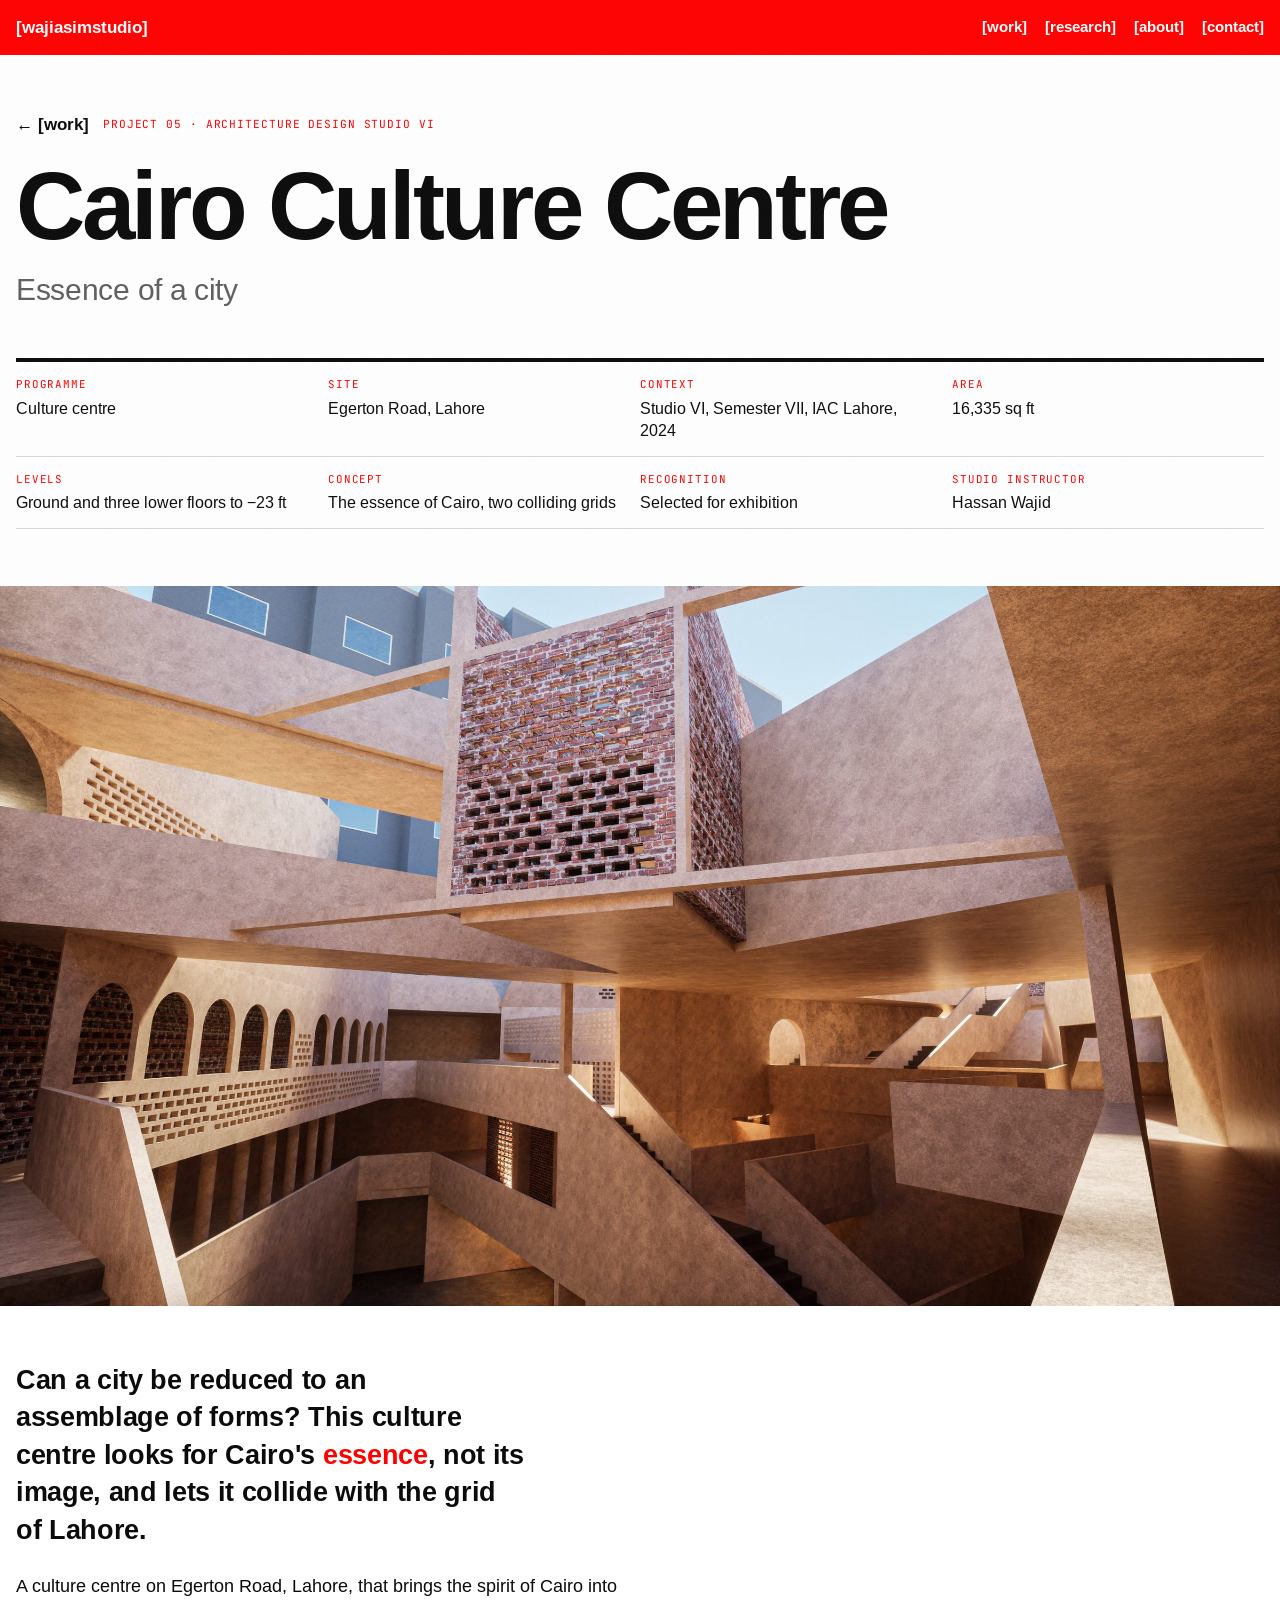
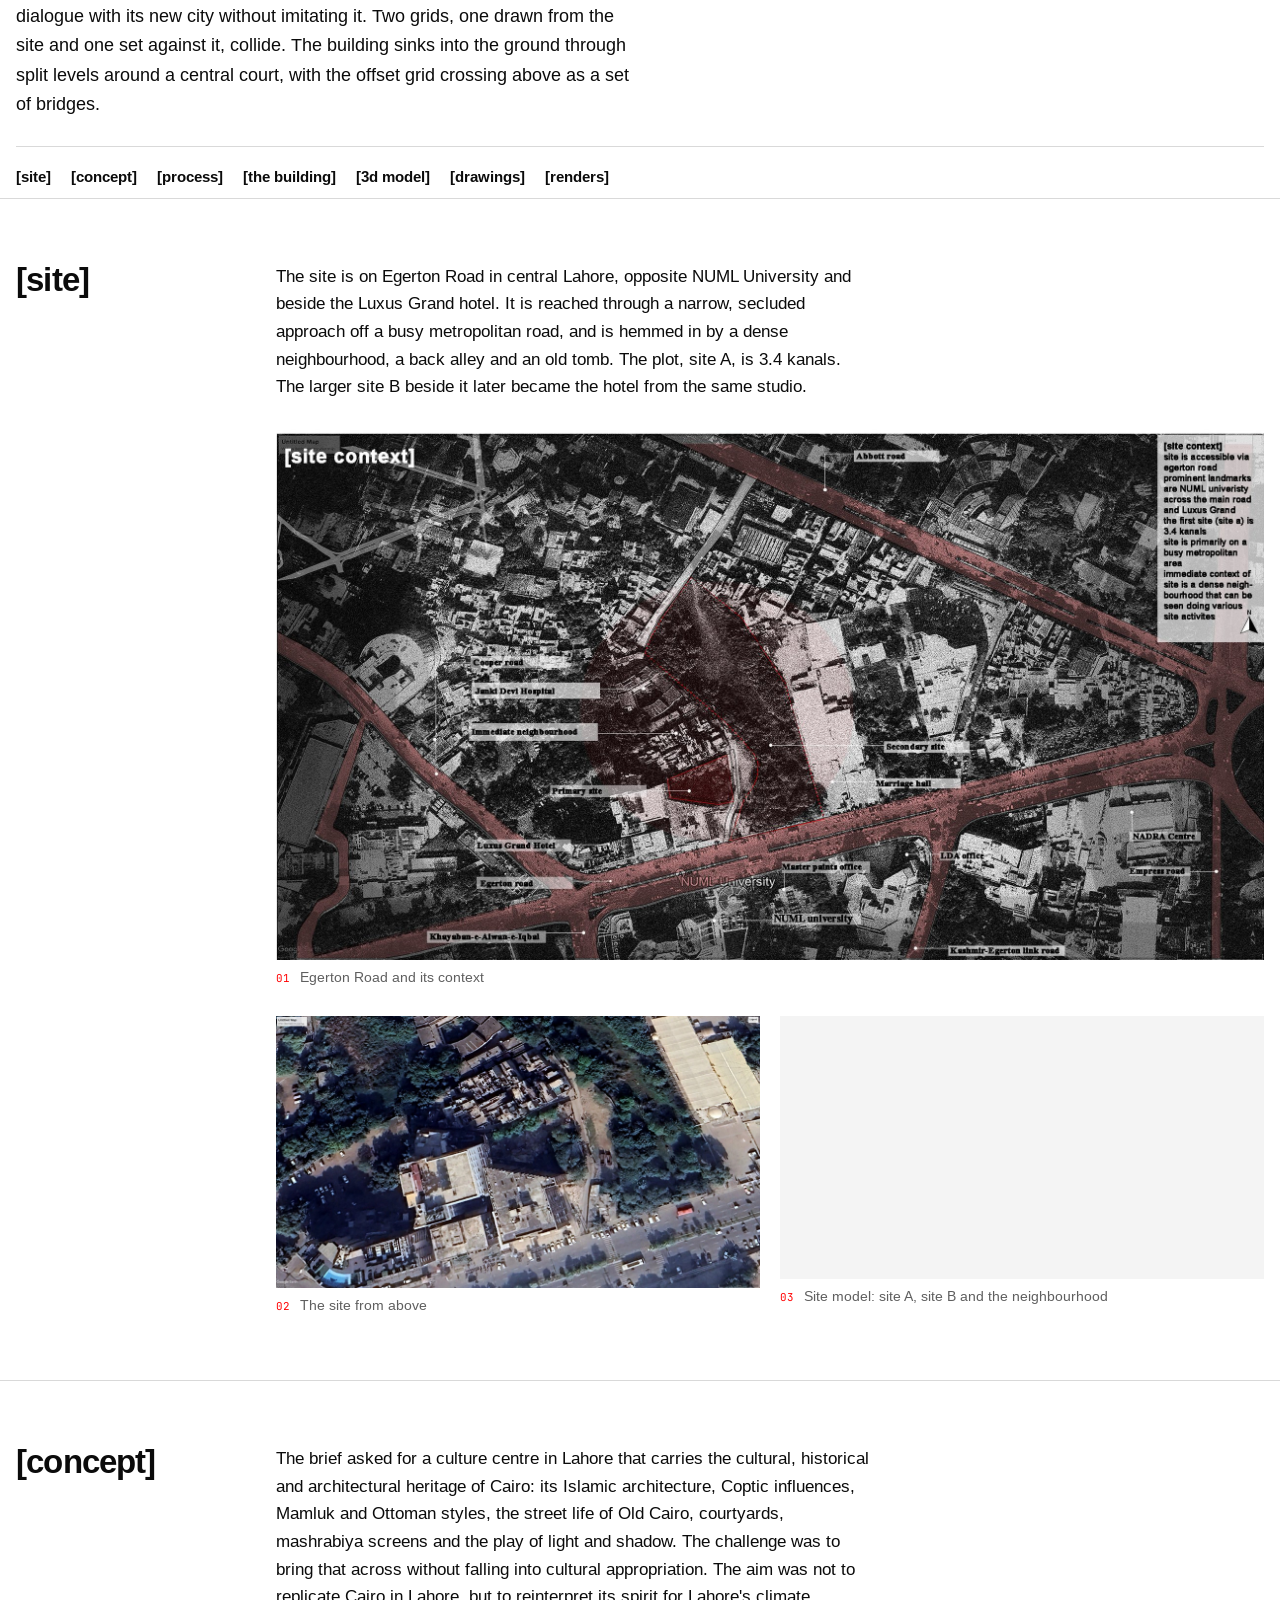
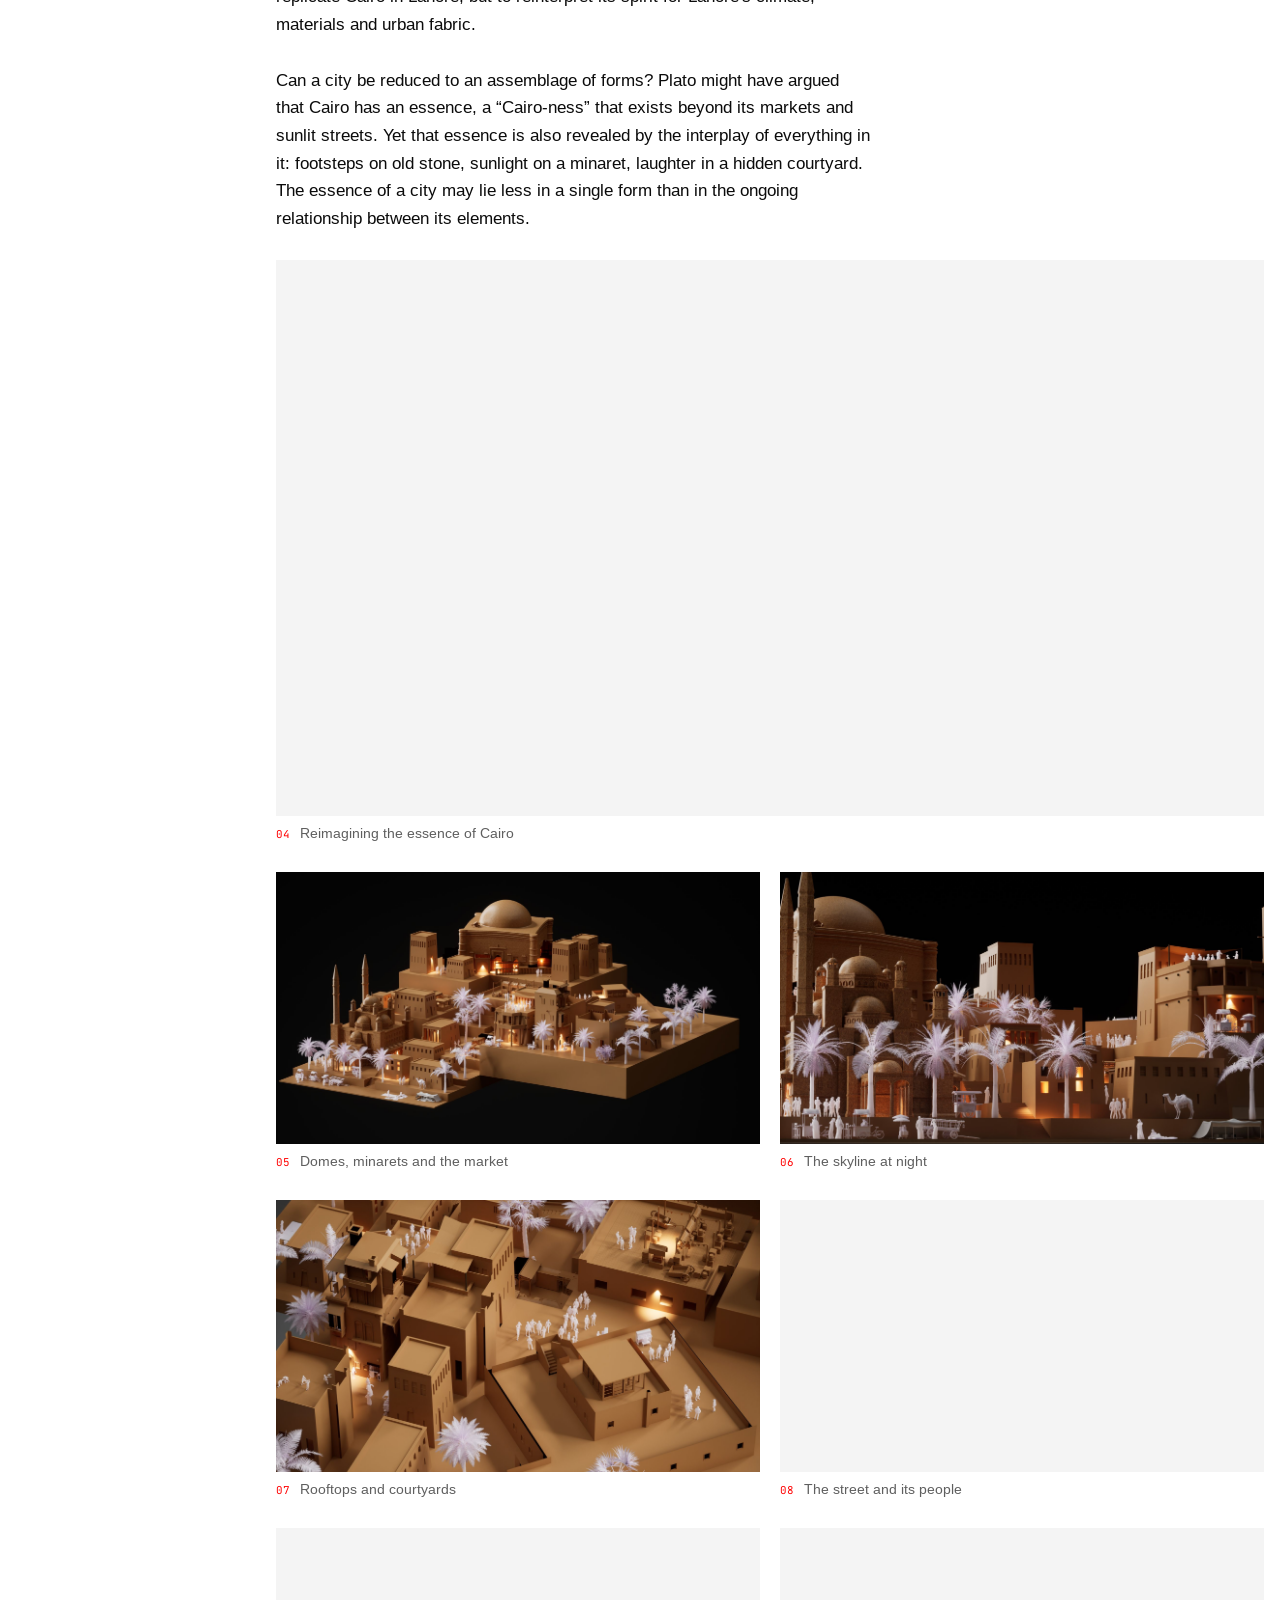
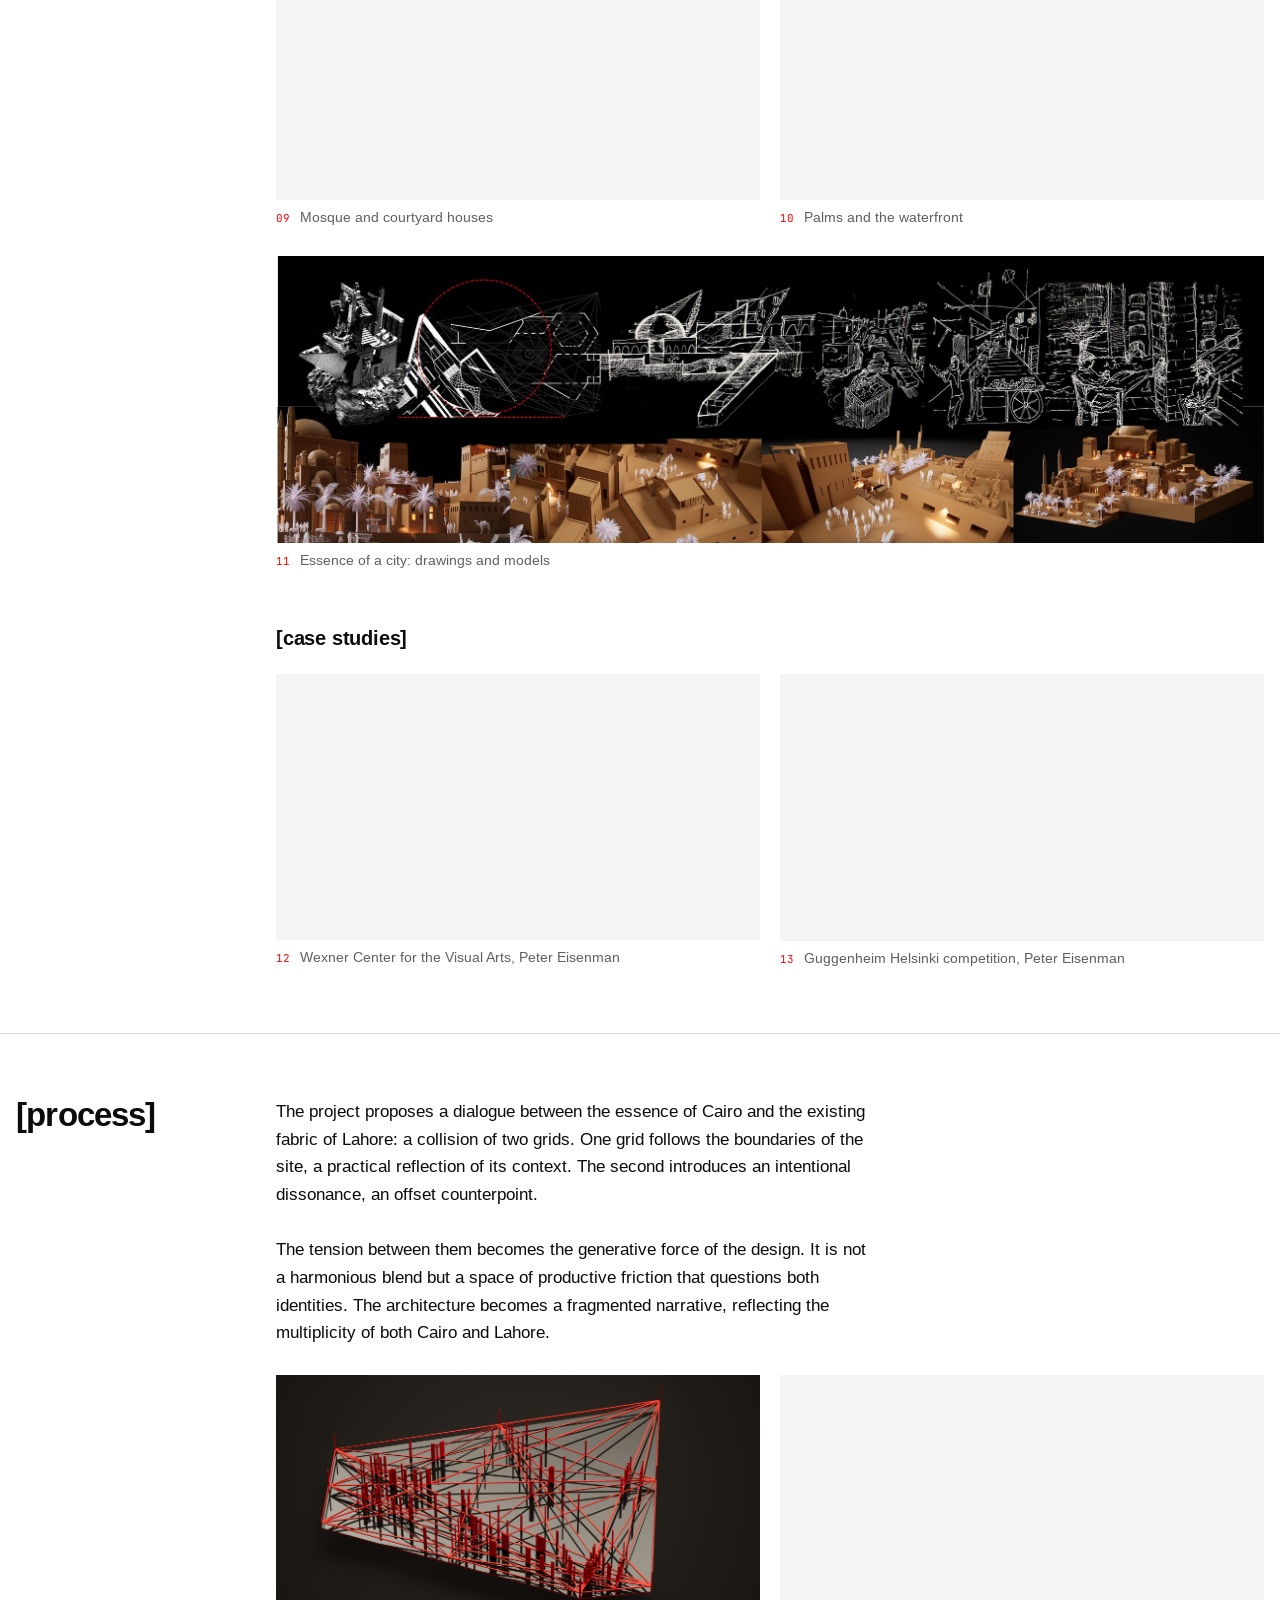
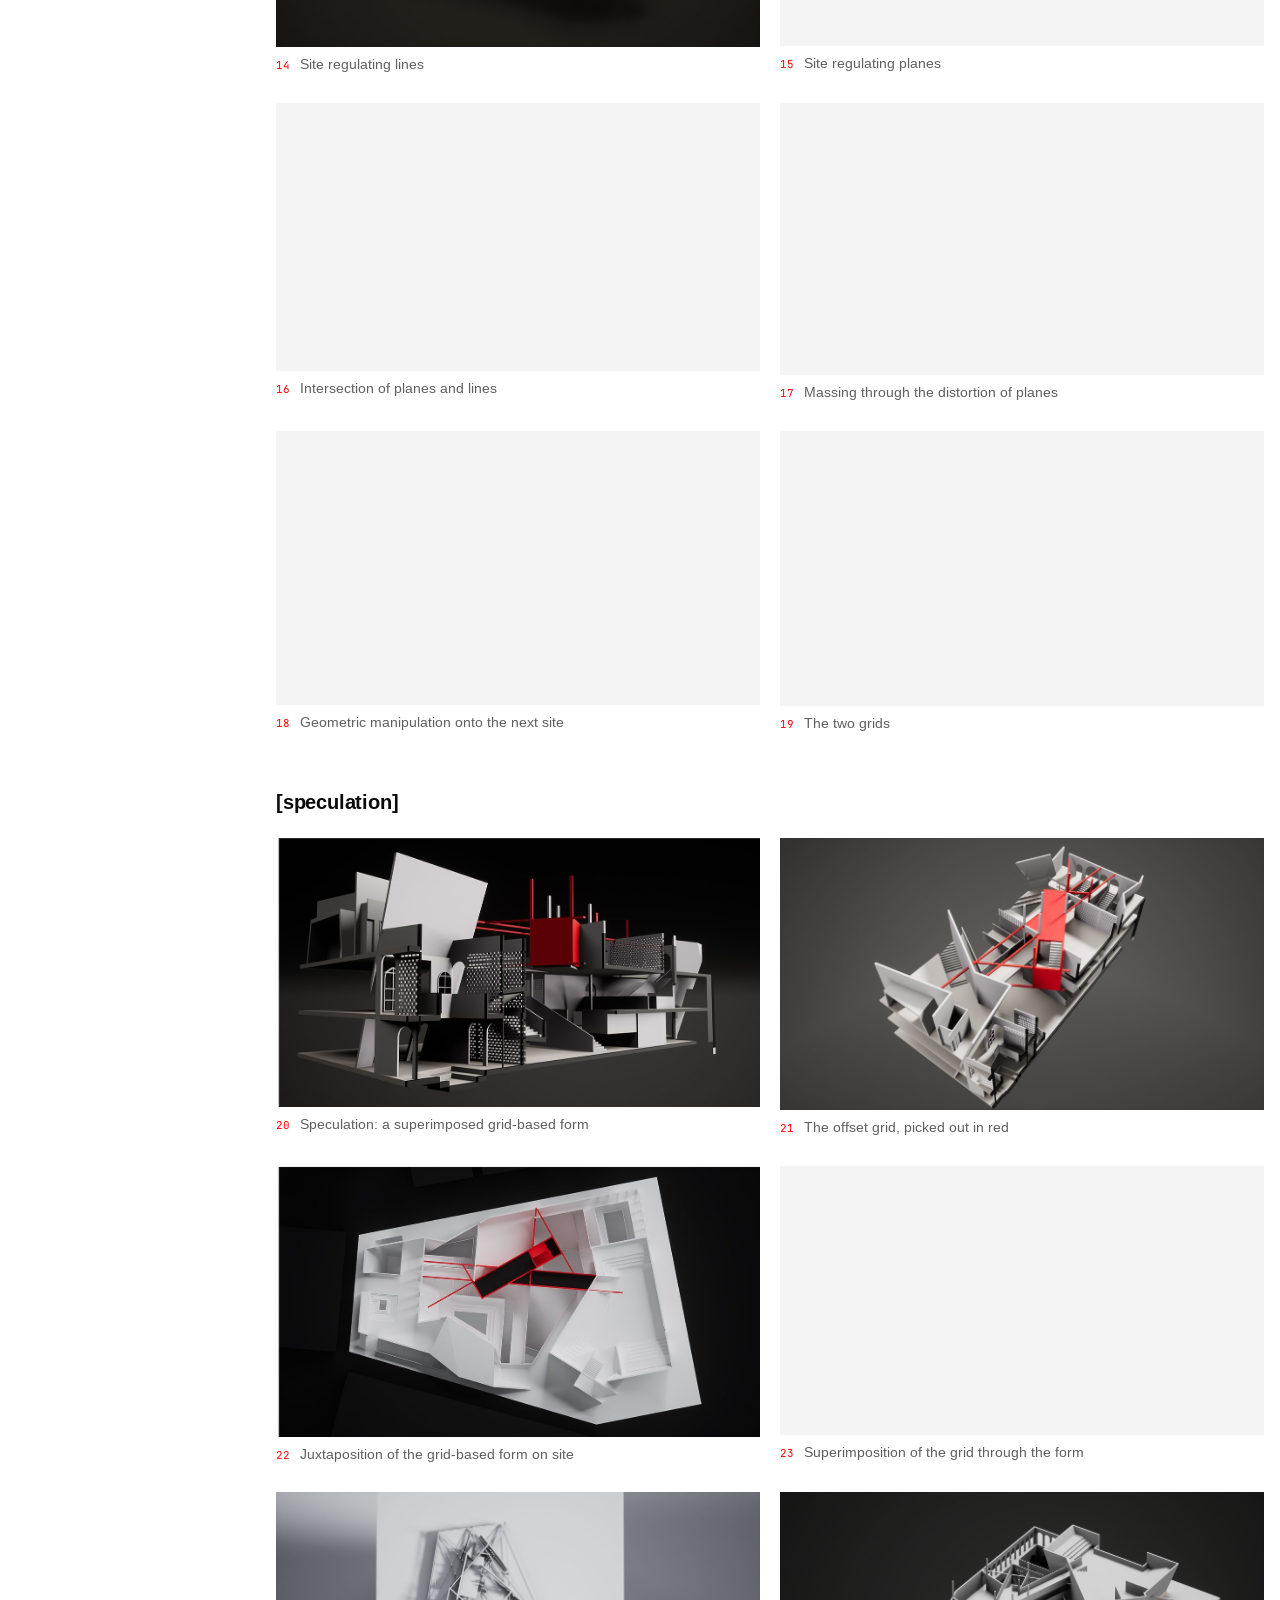
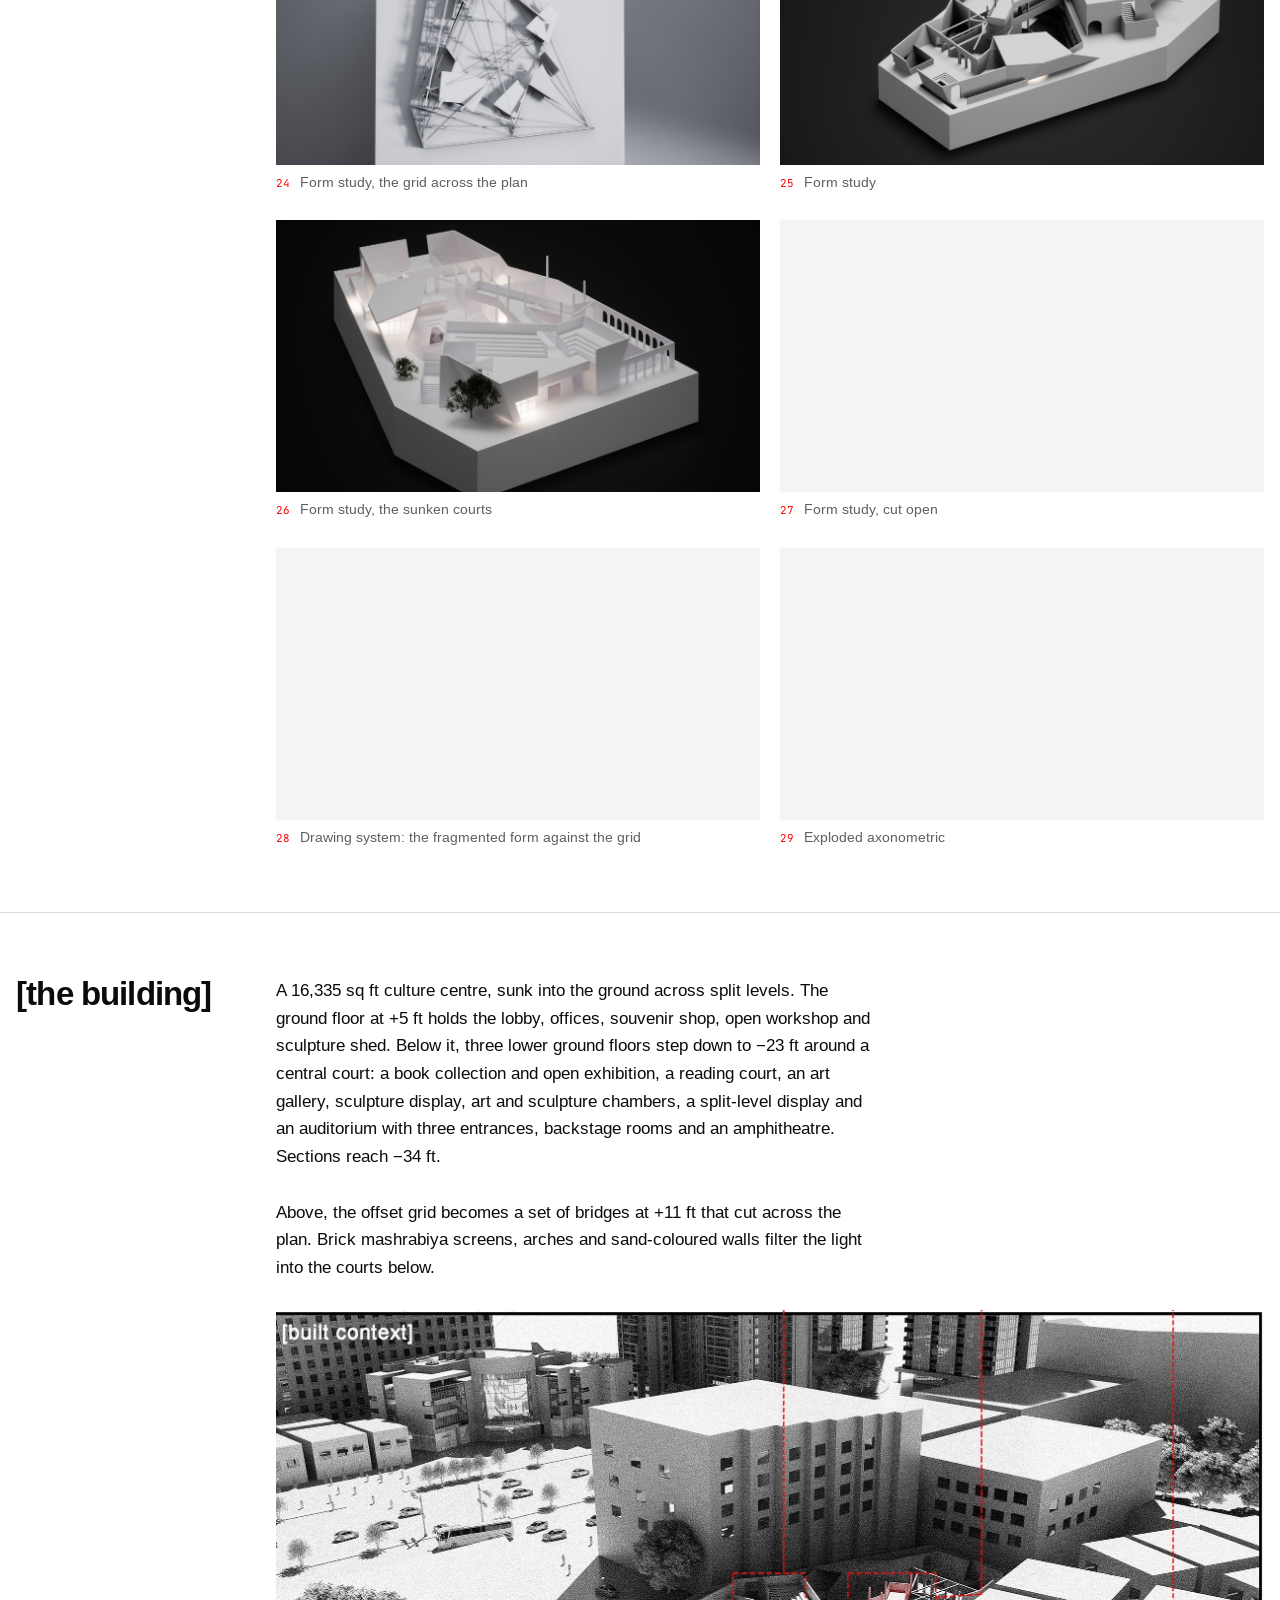
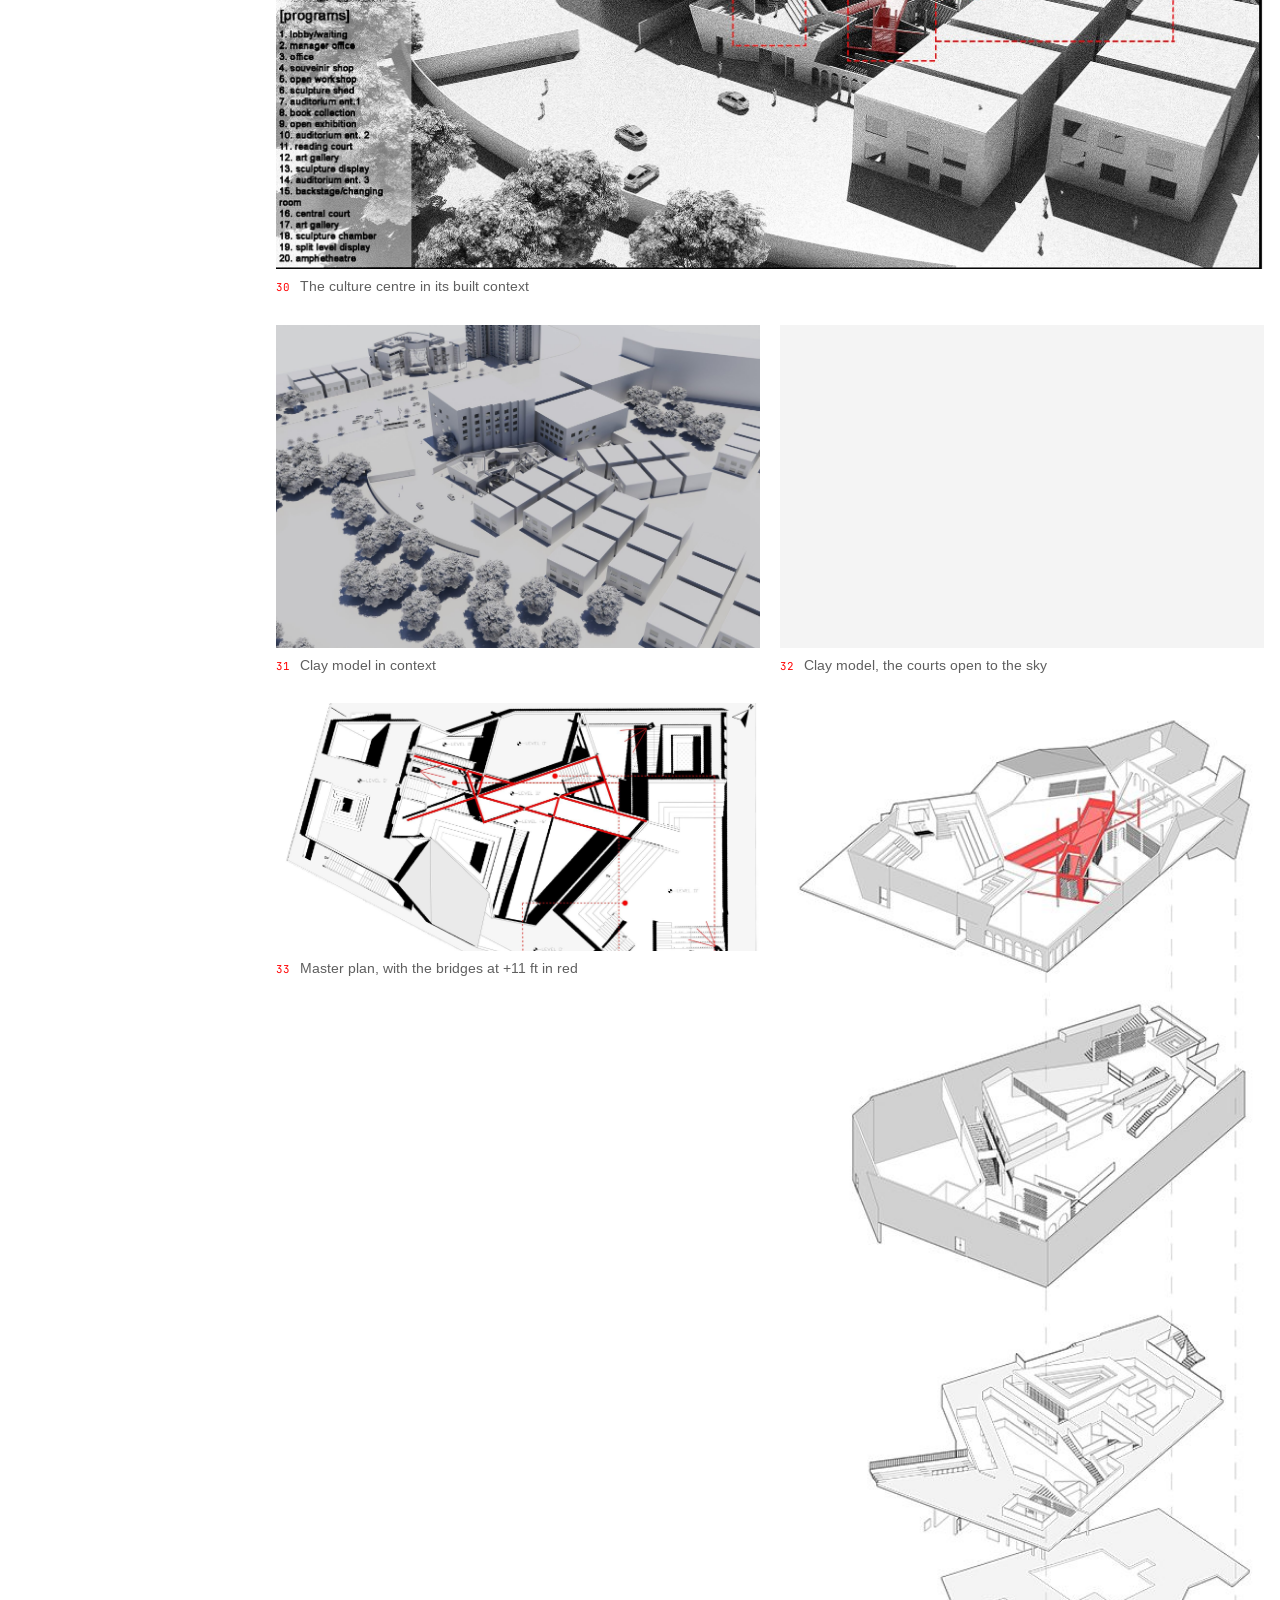
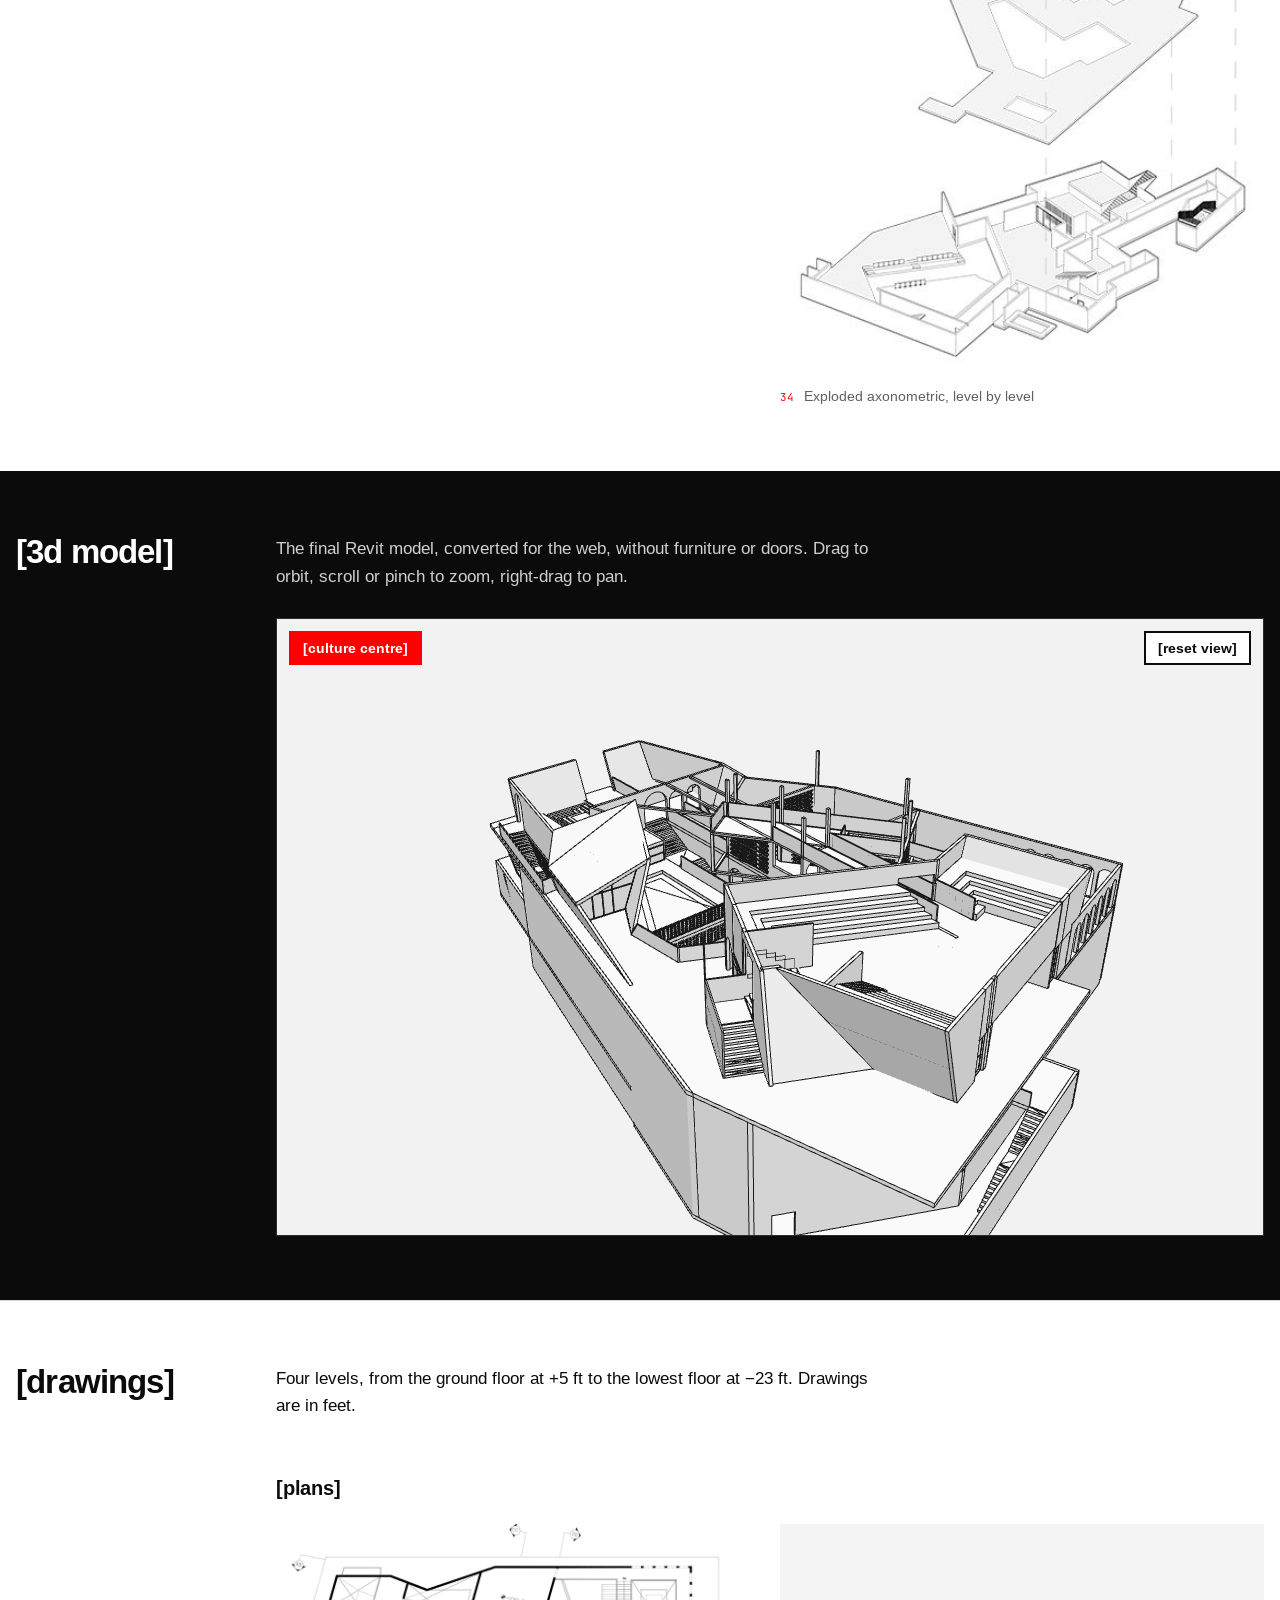
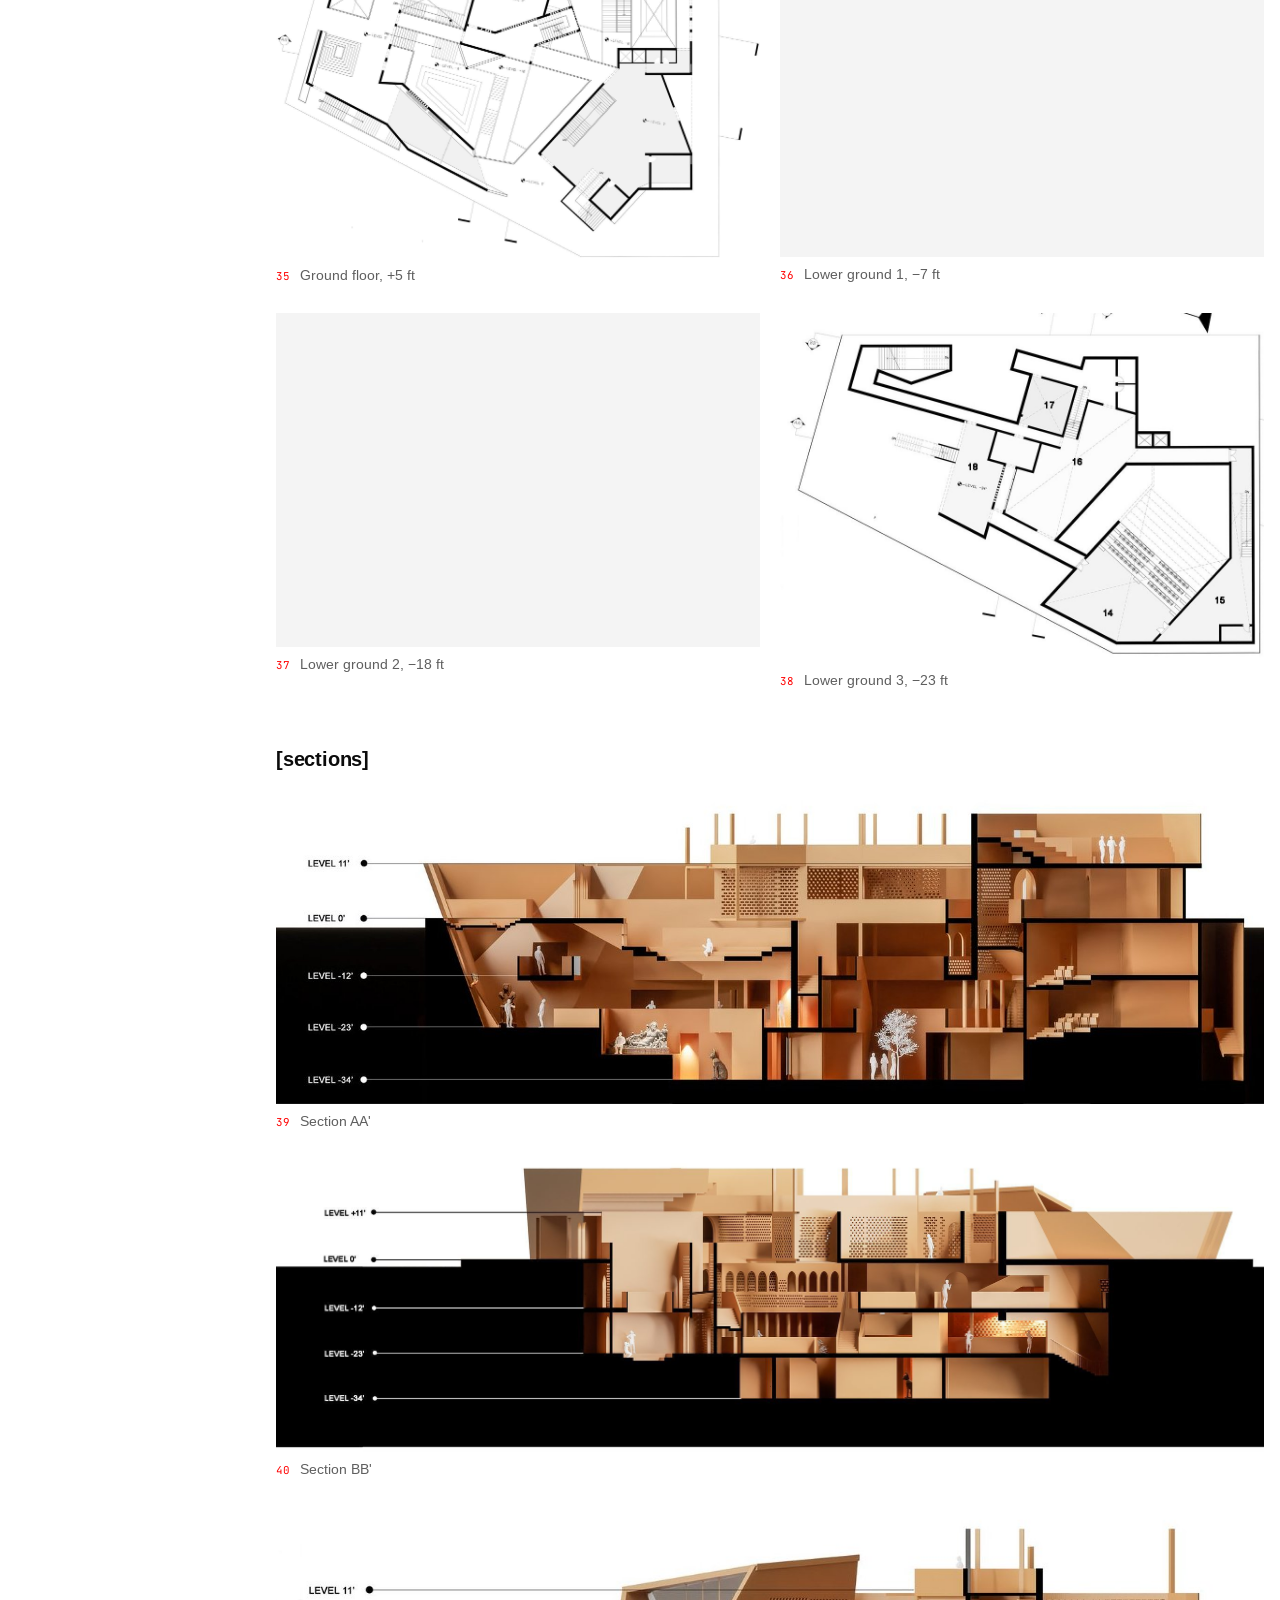
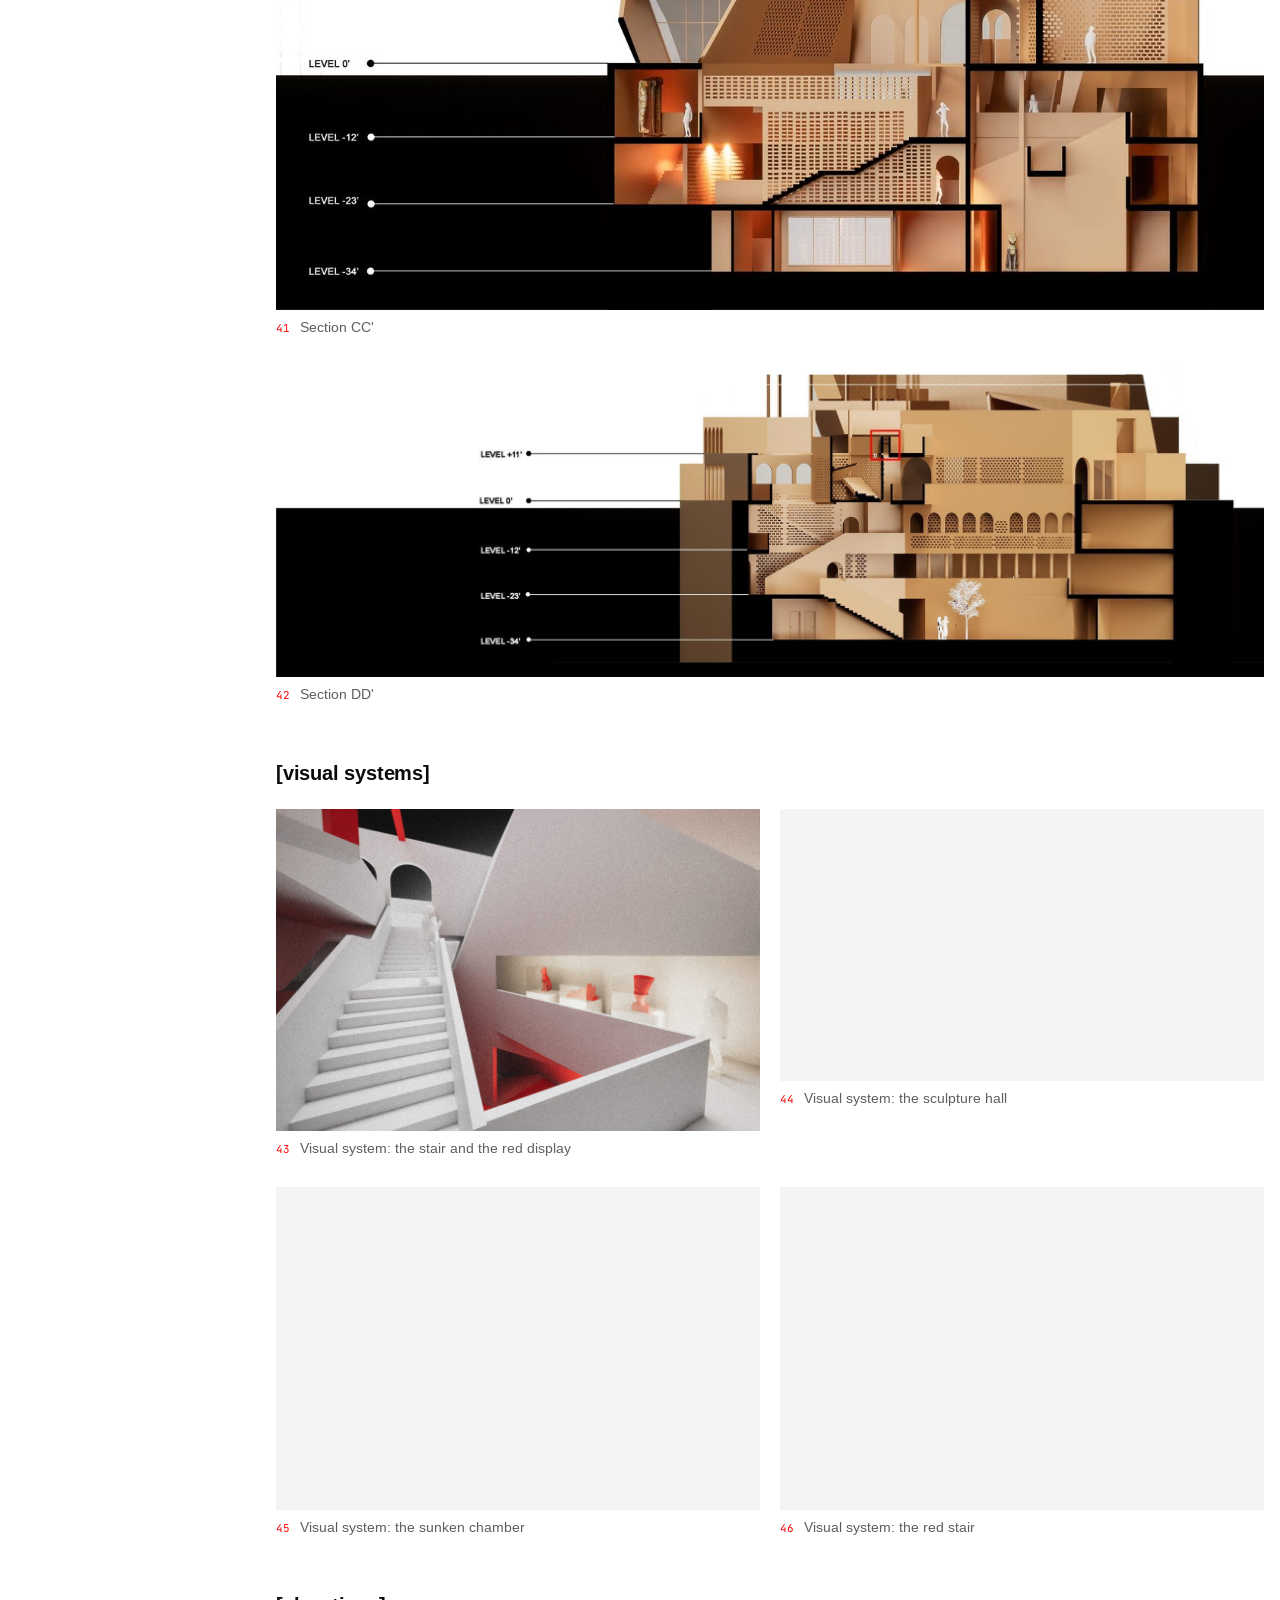
<file: culture-centre/index.html>
<!doctype html>
<html lang="en">
<head>
<meta charset="utf-8">
<meta name="viewport" content="width=device-width, initial-scale=1, viewport-fit=cover">
<title>Cairo Culture Centre · wajiasimstudio</title>
<meta name="description" content="A culture centre on Egerton Road, Lahore, that brings the essence of Cairo into dialogue with Lahore through a collision of two grids. By Wajahat Asim, wajiasimstudio.">
<meta property="og:title" content="Cairo Culture Centre · wajiasimstudio">
<meta property="og:description" content="Culture centre, Egerton Road, Lahore.">
<meta property="og:image" content="https://wajiasimstudio.github.io/culture-centre/img/thumb.jpg">
<link rel="icon" href="data:image/svg+xml,%3Csvg xmlns='http://www.w3.org/2000/svg' viewBox='0 0 64 64'%3E%3Ccircle cx='32' cy='32' r='32' fill='%23ff0000'/%3E%3Ctext x='32' y='41' font-family='Arial' font-weight='700' font-size='22' fill='white' text-anchor='middle'%3E[w]%3C/text%3E%3C/svg%3E">
<link rel="preconnect" href="https://fonts.googleapis.com">
<link rel="preconnect" href="https://fonts.gstatic.com" crossorigin>
<link rel="stylesheet" href="https://fonts.googleapis.com/css2?family=Arimo:wght@400;700&family=JetBrains+Mono:wght@400;500&display=swap">
<style>
/* layout: a project sheet — bracketed label column on the left, text and drawings on the right; one black band for the live model */
:root{
  --red:#ff0000; --white:#ffffff; --black:#0b0b0b; --grey:#5f5f5f; --rule:#d9d9d9; --paper:#f4f4f4;
  --display:"Arimo","Helvetica Neue",Helvetica,Arial,sans-serif;
  --mono:"JetBrains Mono",ui-monospace,Menlo,Consolas,monospace;
  color-scheme:light;
}
*{box-sizing:border-box}
html{scroll-behavior:smooth;background:var(--white)}
@media (prefers-reduced-motion:reduce){html{scroll-behavior:auto}}
body{margin:0;background:var(--white);color:var(--black);font-family:var(--display);font-size:1.0625rem;line-height:1.6;overflow-x:clip}
.wrap{max-width:1320px;margin:0 auto;padding-left:max(16px,env(safe-area-inset-left,0px));padding-right:max(16px,env(safe-area-inset-right,0px))}
a{color:inherit}
a:focus-visible,button:focus-visible{outline:3px solid var(--red);outline-offset:3px}
.tag{font-family:var(--mono);font-size:.7rem;letter-spacing:.08em;text-transform:uppercase}

/* top bar */
.top{background:var(--red);color:var(--white);position:sticky;top:env(safe-area-inset-top,0px);z-index:20}
body::before{content:"";position:fixed;inset:0 0 auto;height:env(safe-area-inset-top,0px);z-index:30;background:var(--red)}
.bar{display:flex;justify-content:space-between;align-items:center;gap:16px;padding-block:14px;flex-wrap:wrap}
.bar a{font-weight:700;text-decoration:none}
.bar nav{display:flex;gap:18px;flex-wrap:wrap;font-size:.95rem}
.bar nav a:hover,.bar .mark:hover{color:var(--black)}

/* project header */
.head{padding-block:56px 40px}
.crumb{display:flex;gap:14px;flex-wrap:wrap;align-items:center;margin-bottom:22px}
.crumb a{text-decoration:none;font-weight:700}
.crumb a:hover{color:var(--red)}
.crumb .tag{color:var(--red)}
h1{font-weight:700;font-size:clamp(2.6rem,7.5vw,6.2rem);line-height:.95;letter-spacing:-.035em;margin:0;text-wrap:balance}
.sub{font-size:clamp(1.2rem,2.6vw,1.9rem);font-weight:400;letter-spacing:-.01em;margin:14px 0 0;color:var(--grey)}
.meta{display:grid;grid-template-columns:repeat(4,minmax(0,1fr));gap:0;margin-top:44px;border-top:4px solid var(--black)}
.meta div{padding:14px 16px 14px 0;border-bottom:1px solid var(--rule);min-width:0}
.meta dt{font-family:var(--mono);font-size:.68rem;letter-spacing:.08em;text-transform:uppercase;color:var(--red);margin-bottom:4px}
.meta dd{margin:0;font-size:.98rem;line-height:1.4}
.hero{margin:0;background:var(--black)}
.hero img{display:block;width:100%;height:auto;max-height:86vh;object-fit:cover}
.lead{padding-block:56px 8px}
.lead p{font-size:clamp(1.25rem,2.3vw,1.7rem);line-height:1.38;letter-spacing:-.012em;font-weight:700;max-width:34ch;margin:0 0 .8em;text-wrap:pretty}
.lead p + p{font-weight:400;font-size:1.15rem;line-height:1.6;max-width:62ch;letter-spacing:0}
.lead em{font-style:normal;color:var(--red)}
.toc{display:flex;flex-wrap:wrap;gap:8px 20px;margin-top:28px;padding-top:18px;border-top:1px solid var(--rule)}
.toc a{text-decoration:none;font-weight:700;font-size:.95rem}
.toc a:hover{color:var(--red)}

/* sections */
.sec{padding-block:64px;border-top:1px solid var(--rule)}
.grid{display:grid;grid-template-columns:minmax(0,220px) minmax(0,1fr);gap:40px}
.lab h2{font-size:clamp(1.6rem,2.6vw,2.2rem);line-height:1;letter-spacing:-.025em;margin:0;position:sticky;top:calc(env(safe-area-inset-top,0px) + 76px)}
.body{min-width:0;display:flex;flex-direction:column;gap:28px}
.body > p{margin:0;max-width:66ch;font-size:1.08rem}
.body h3{font-size:1.25rem;letter-spacing:-.01em;margin:24px 0 -8px}
.row{display:grid;gap:20px;align-items:start}
.row.c2{grid-template-columns:repeat(2,minmax(0,1fr))}
.row.c3{grid-template-columns:repeat(3,minmax(0,1fr))}
.fig{margin:0;min-width:0}
.fig .zoom{display:block;width:100%;padding:0;border:0;background:var(--paper);cursor:zoom-in}
.fig img{display:block;width:100%;height:auto}
.fig.tall img{max-height:1100px;object-fit:contain;background:var(--white)}
.fig figcaption{display:flex;gap:10px;align-items:baseline;font-size:.88rem;line-height:1.4;color:var(--grey);margin-top:8px}
.fig .n{font-family:var(--mono);font-size:.68rem;color:var(--red);flex:none}
.fig .zoom:hover img{opacity:.92}

/* model band */
.sec.dark{background:var(--black);color:var(--white);border-top:0}
.sec.dark .body > p{color:#cfcfcf}
.viewer{position:relative;border:1px solid #2b2b2b;background:#f2f2f2;aspect-ratio:16/10;max-width:100%;overflow:hidden}
#vcanvas{display:block;width:100%;height:100%;touch-action:none;cursor:grab}
#vcanvas:active{cursor:grabbing}
.vbar{position:absolute;left:12px;top:12px;z-index:2;display:flex;flex-wrap:wrap;gap:8px;right:12px}
.vbtn{font-family:var(--display);font-weight:700;font-size:.9rem;border:2px solid var(--black);background:var(--white);color:var(--black);padding:7px 12px;cursor:pointer}
.vbtn.on{background:var(--red);border-color:var(--red);color:var(--white)}
.vbtn.reset{margin-left:auto}
.vbtn:hover{background:var(--black);border-color:var(--black);color:var(--white)}
.vstate{position:absolute;inset:auto 12px 12px auto;z-index:2;font-family:var(--mono);font-size:.72rem;color:var(--black);background:rgba(255,255,255,.85);padding:6px 10px}
.vstate:empty{display:none}

/* lightbox */
.lb{position:fixed;inset:0;z-index:50;background:rgba(11,11,11,.96);display:flex;flex-direction:column;align-items:center;justify-content:center;padding:calc(56px + env(safe-area-inset-top,0px)) max(16px,env(safe-area-inset-right,0px)) calc(56px + env(safe-area-inset-bottom,0px)) max(16px,env(safe-area-inset-left,0px))}
.lb img{max-width:100%;max-height:100%;object-fit:contain;background:var(--white)}
.lb p{color:var(--white);font-size:.95rem;margin:12px 0 0;text-align:center}
.lb button{position:absolute;font-family:var(--display);font-weight:700;background:var(--white);color:var(--black);border:0;padding:9px 14px;cursor:pointer}
.lb .x{top:calc(12px + env(safe-area-inset-top,0px));right:max(12px,env(safe-area-inset-right,0px))}
.lb .pv{left:max(12px,env(safe-area-inset-left,0px));top:50%}
.lb .nx{right:max(12px,env(safe-area-inset-right,0px));top:50%}
.lb button:hover{background:var(--red);color:var(--white)}

.lb[hidden]{display:none}
[hidden]{display:none!important}

/* footer */
.next{background:var(--red);color:var(--white);padding-block:56px}
.next .wrap{display:flex;justify-content:space-between;align-items:end;gap:24px;flex-wrap:wrap}
.next a{font-weight:700;font-size:clamp(1.6rem,4vw,3rem);letter-spacing:-.03em;text-decoration:none;line-height:1}
.next a:hover{color:var(--black)}
footer{background:var(--black);color:var(--white);padding-block:24px}
footer .wrap{display:flex;justify-content:space-between;gap:16px;flex-wrap:wrap}

@media (max-width:900px){
  .meta{grid-template-columns:repeat(2,minmax(0,1fr))}
  .grid{grid-template-columns:1fr;gap:20px}
  .lab h2{position:static}
  .row.c3{grid-template-columns:repeat(2,minmax(0,1fr))}
  .viewer{aspect-ratio:4/5}
  .vbtn.reset{margin-left:0}
}
@media (max-width:560px){
  .row.c2,.row.c3{grid-template-columns:1fr}
  .head{padding-block:36px 28px}
  .sec{padding-block:48px}
}
</style>
<link rel="stylesheet" href="../assets/polish.css">
</head>
<body>
<header class="top">
  <div class="wrap bar">
    <a class="mark" href="../">[wajiasimstudio]</a>
    <nav>
      <a href="../#work">[work]</a>
      <a href="../#research">[research]</a>
      <a href="../#about">[about]</a>
      <a href="../#contact">[contact]</a>
    </nav>
  </div>
</header>

<main>
  <div class="wrap head">
    <div class="crumb"><a href="../#work">← [work]</a><span class="tag">Project 05 · Architecture Design Studio VI</span></div>
    <h1>Cairo Culture Centre</h1>
    <p class="sub">Essence of a city</p>
    <dl class="meta">
      <div><dt>Programme</dt><dd>Culture centre</dd></div>
      <div><dt>Site</dt><dd>Egerton Road, Lahore</dd></div>
      <div><dt>Context</dt><dd>Studio VI, Semester VII, IAC Lahore, 2024</dd></div>
      <div><dt>Area</dt><dd>16,335 sq ft</dd></div>
      <div><dt>Levels</dt><dd>Ground and three lower floors to −23 ft</dd></div>
      <div><dt>Concept</dt><dd>The essence of Cairo, two colliding grids</dd></div>
      <div><dt>Recognition</dt><dd>Selected for exhibition</dd></div>
      <div><dt>Studio instructor</dt><dd>Hassan Wajid</dd></div>
    </dl>
  </div>

  <figure class="hero"><img src="img/hero.jpg" width="2400" height="1350" alt="The central court of the culture centre, under a brick mashrabiya screen" fetchpriority="high"></figure>

  <div class="wrap lead">
    <p>Can a city be reduced to an assemblage of forms? This culture centre looks for Cairo's <em>essence</em>, not its image, and lets it collide with the grid of Lahore.</p>
    <p>A culture centre on Egerton Road, Lahore, that brings the spirit of Cairo into dialogue with its new city without imitating it. Two grids, one drawn from the site and one set against it, collide. The building sinks into the ground through split levels around a central court, with the offset grid crossing above as a set of bridges.</p>
    <nav class="toc" aria-label="Sections">
      <a href="#site">[site]</a><a href="#concept">[concept]</a><a href="#process">[process]</a><a href="#building">[the building]</a><a href="#model">[3d model]</a><a href="#drawings">[drawings]</a><a href="#renders">[renders]</a>
    </nav>
  </div>

<section class="sec" id="site"><div class="wrap grid"><div class="lab"><h2>[site]</h2></div><div class="body"><p>The site is on Egerton Road in central Lahore, opposite NUML University and beside the Luxus Grand hotel. It is reached through a narrow, secluded approach off a busy metropolitan road, and is hemmed in by a dense neighbourhood, a back alley and an old tomb. The plot, site A, is 3.4 kanals. The larger site B beside it later became the hotel from the same studio.</p><figure class="fig wide"><button class="zoom" type="button" data-src="img/site-aerial.jpg" data-cap="Egerton Road and its context" aria-label="Enlarge: Egerton Road and its context"><img src="img/site-aerial.jpg" width="2000" height="1076" loading="lazy" decoding="async" alt="Egerton Road and its context"></button><figcaption><span class="n">01</span>Egerton Road and its context</figcaption></figure><div class="row c2"><figure class="fig "><button class="zoom" type="button" data-src="img/site-satellite.jpg" data-cap="The site from above" aria-label="Enlarge: The site from above"><img src="img/site-satellite.jpg" width="2000" height="1125" loading="lazy" decoding="async" alt="The site from above"></button><figcaption><span class="n">02</span>The site from above</figcaption></figure><figure class="fig "><button class="zoom" type="button" data-src="img/site-model.jpg" data-cap="Site model: site A, site B and the neighbourhood" aria-label="Enlarge: Site model: site A, site B and the neighbourhood"><img src="img/site-model.jpg" width="2000" height="1088" loading="lazy" decoding="async" alt="Site model: site A, site B and the neighbourhood"></button><figcaption><span class="n">03</span>Site model: site A, site B and the neighbourhood</figcaption></figure></div></div></div></section><section class="sec" id="concept"><div class="wrap grid"><div class="lab"><h2>[concept]</h2></div><div class="body"><p>The brief asked for a culture centre in Lahore that carries the cultural, historical and architectural heritage of Cairo: its Islamic architecture, Coptic influences, Mamluk and Ottoman styles, the street life of Old Cairo, courtyards, mashrabiya screens and the play of light and shadow. The challenge was to bring that across without falling into cultural appropriation. The aim was not to replicate Cairo in Lahore, but to reinterpret its spirit for Lahore's climate, materials and urban fabric.</p><p>Can a city be reduced to an assemblage of forms? Plato might have argued that Cairo has an essence, a “Cairo-ness” that exists beyond its markets and sunlit streets. Yet that essence is also revealed by the interplay of everything in it: footsteps on old stone, sunlight on a minaret, laughter in a hidden courtyard. The essence of a city may lie less in a single form than in the ongoing relationship between its elements.</p><figure class="fig wide"><button class="zoom" type="button" data-src="img/essence-1.jpg" data-cap="Reimagining the essence of Cairo" aria-label="Enlarge: Reimagining the essence of Cairo"><img src="img/essence-1.jpg" width="2000" height="1125" loading="lazy" decoding="async" alt="Reimagining the essence of Cairo"></button><figcaption><span class="n">04</span>Reimagining the essence of Cairo</figcaption></figure><div class="row c2"><figure class="fig "><button class="zoom" type="button" data-src="img/essence-2.jpg" data-cap="Domes, minarets and the market" aria-label="Enlarge: Domes, minarets and the market"><img src="img/essence-2.jpg" width="2000" height="1125" loading="lazy" decoding="async" alt="Domes, minarets and the market"></button><figcaption><span class="n">05</span>Domes, minarets and the market</figcaption></figure><figure class="fig "><button class="zoom" type="button" data-src="img/essence-4.jpg" data-cap="The skyline at night" aria-label="Enlarge: The skyline at night"><img src="img/essence-4.jpg" width="2000" height="1125" loading="lazy" decoding="async" alt="The skyline at night"></button><figcaption><span class="n">06</span>The skyline at night</figcaption></figure></div><div class="row c2"><figure class="fig "><button class="zoom" type="button" data-src="img/essence-3.jpg" data-cap="Rooftops and courtyards" aria-label="Enlarge: Rooftops and courtyards"><img src="img/essence-3.jpg" width="2000" height="1125" loading="lazy" decoding="async" alt="Rooftops and courtyards"></button><figcaption><span class="n">07</span>Rooftops and courtyards</figcaption></figure><figure class="fig "><button class="zoom" type="button" data-src="img/essence-6.jpg" data-cap="The street and its people" aria-label="Enlarge: The street and its people"><img src="img/essence-6.jpg" width="2000" height="1125" loading="lazy" decoding="async" alt="The street and its people"></button><figcaption><span class="n">08</span>The street and its people</figcaption></figure></div><div class="row c2"><figure class="fig "><button class="zoom" type="button" data-src="img/essence-7.jpg" data-cap="Mosque and courtyard houses" aria-label="Enlarge: Mosque and courtyard houses"><img src="img/essence-7.jpg" width="2000" height="1125" loading="lazy" decoding="async" alt="Mosque and courtyard houses"></button><figcaption><span class="n">09</span>Mosque and courtyard houses</figcaption></figure><figure class="fig "><button class="zoom" type="button" data-src="img/essence-5.jpg" data-cap="Palms and the waterfront" aria-label="Enlarge: Palms and the waterfront"><img src="img/essence-5.jpg" width="2000" height="1125" loading="lazy" decoding="async" alt="Palms and the waterfront"></button><figcaption><span class="n">10</span>Palms and the waterfront</figcaption></figure></div><figure class="fig wide"><button class="zoom" type="button" data-src="img/essence-strip.jpg" data-cap="Essence of a city: drawings and models" aria-label="Enlarge: Essence of a city: drawings and models"><img src="img/essence-strip.jpg" width="2000" height="581" loading="lazy" decoding="async" alt="Essence of a city: drawings and models"></button><figcaption><span class="n">11</span>Essence of a city: drawings and models</figcaption></figure><h3>[case studies]</h3><div class="row c2"><figure class="fig "><button class="zoom" type="button" data-src="img/case-wexner.jpg" data-cap="Wexner Center for the Visual Arts, Peter Eisenman" aria-label="Enlarge: Wexner Center for the Visual Arts, Peter Eisenman"><img src="img/case-wexner.jpg" width="986" height="540" loading="lazy" decoding="async" alt="Wexner Center for the Visual Arts, Peter Eisenman"></button><figcaption><span class="n">12</span>Wexner Center for the Visual Arts, Peter Eisenman</figcaption></figure><figure class="fig "><button class="zoom" type="button" data-src="img/case-guggenheim.jpg" data-cap="Guggenheim Helsinki competition, Peter Eisenman" aria-label="Enlarge: Guggenheim Helsinki competition, Peter Eisenman"><img src="img/case-guggenheim.jpg" width="1009" height="556" loading="lazy" decoding="async" alt="Guggenheim Helsinki competition, Peter Eisenman"></button><figcaption><span class="n">13</span>Guggenheim Helsinki competition, Peter Eisenman</figcaption></figure></div></div></div></section><section class="sec" id="process"><div class="wrap grid"><div class="lab"><h2>[process]</h2></div><div class="body"><p>The project proposes a dialogue between the essence of Cairo and the existing fabric of Lahore: a collision of two grids. One grid follows the boundaries of the site, a practical reflection of its context. The second introduces an intentional dissonance, an offset counterpoint.</p><p>The tension between them becomes the generative force of the design. It is not a harmonious blend but a space of productive friction that questions both identities. The architecture becomes a fragmented narrative, reflecting the multiplicity of both Cairo and Lahore.</p><div class="row c2"><figure class="fig "><button class="zoom" type="button" data-src="img/reg-lines.jpg" data-cap="Site regulating lines" aria-label="Enlarge: Site regulating lines"><img src="img/reg-lines.jpg" width="2000" height="1125" loading="lazy" decoding="async" alt="Site regulating lines"></button><figcaption><span class="n">14</span>Site regulating lines</figcaption></figure><figure class="fig "><button class="zoom" type="button" data-src="img/reg-planes.jpg" data-cap="Site regulating planes" aria-label="Enlarge: Site regulating planes"><img src="img/reg-planes.jpg" width="1109" height="621" loading="lazy" decoding="async" alt="Site regulating planes"></button><figcaption><span class="n">15</span>Site regulating planes</figcaption></figure></div><div class="row c2"><figure class="fig "><button class="zoom" type="button" data-src="img/reg-intersect.jpg" data-cap="Intersection of planes and lines" aria-label="Enlarge: Intersection of planes and lines"><img src="img/reg-intersect.jpg" width="1109" height="615" loading="lazy" decoding="async" alt="Intersection of planes and lines"></button><figcaption><span class="n">16</span>Intersection of planes and lines</figcaption></figure><figure class="fig "><button class="zoom" type="button" data-src="img/massing.jpg" data-cap="Massing through the distortion of planes" aria-label="Enlarge: Massing through the distortion of planes"><img src="img/massing.jpg" width="2000" height="1125" loading="lazy" decoding="async" alt="Massing through the distortion of planes"></button><figcaption><span class="n">17</span>Massing through the distortion of planes</figcaption></figure></div><div class="row c2"><figure class="fig "><button class="zoom" type="button" data-src="img/geo-manipulation.jpg" data-cap="Geometric manipulation onto the next site" aria-label="Enlarge: Geometric manipulation onto the next site"><img src="img/geo-manipulation.jpg" width="1093" height="618" loading="lazy" decoding="async" alt="Geometric manipulation onto the next site"></button><figcaption><span class="n">18</span>Geometric manipulation onto the next site</figcaption></figure><figure class="fig "><button class="zoom" type="button" data-src="img/grid.jpg" data-cap="The two grids" aria-label="Enlarge: The two grids"><img src="img/grid.jpg" width="1093" height="621" loading="lazy" decoding="async" alt="The two grids"></button><figcaption><span class="n">19</span>The two grids</figcaption></figure></div><h3>[speculation]</h3><div class="row c2"><figure class="fig "><button class="zoom" type="button" data-src="img/spec-form.jpg" data-cap="Speculation: a superimposed grid-based form" aria-label="Enlarge: Speculation: a superimposed grid-based form"><img src="img/spec-form.jpg" width="1109" height="618" loading="lazy" decoding="async" alt="Speculation: a superimposed grid-based form"></button><figcaption><span class="n">20</span>Speculation: a superimposed grid-based form</figcaption></figure><figure class="fig "><button class="zoom" type="button" data-src="img/spec-red.jpg" data-cap="The offset grid, picked out in red" aria-label="Enlarge: The offset grid, picked out in red"><img src="img/spec-red.jpg" width="2000" height="1125" loading="lazy" decoding="async" alt="The offset grid, picked out in red"></button><figcaption><span class="n">21</span>The offset grid, picked out in red</figcaption></figure></div><div class="row c2"><figure class="fig "><button class="zoom" type="button" data-src="img/juxtaposition.jpg" data-cap="Juxtaposition of the grid-based form on site" aria-label="Enlarge: Juxtaposition of the grid-based form on site"><img src="img/juxtaposition.jpg" width="1109" height="621" loading="lazy" decoding="async" alt="Juxtaposition of the grid-based form on site"></button><figcaption><span class="n">22</span>Juxtaposition of the grid-based form on site</figcaption></figure><figure class="fig "><button class="zoom" type="button" data-src="img/superimposition.jpg" data-cap="Superimposition of the grid through the form" aria-label="Enlarge: Superimposition of the grid through the form"><img src="img/superimposition.jpg" width="1109" height="617" loading="lazy" decoding="async" alt="Superimposition of the grid through the form"></button><figcaption><span class="n">23</span>Superimposition of the grid through the form</figcaption></figure></div><div class="row c2"><figure class="fig "><button class="zoom" type="button" data-src="img/spec-model.jpg" data-cap="Form study, the grid across the plan" aria-label="Enlarge: Form study, the grid across the plan"><img src="img/spec-model.jpg" width="2000" height="1125" loading="lazy" decoding="async" alt="Form study, the grid across the plan"></button><figcaption><span class="n">24</span>Form study, the grid across the plan</figcaption></figure><figure class="fig "><button class="zoom" type="button" data-src="img/spec-white-1.jpg" data-cap="Form study" aria-label="Enlarge: Form study"><img src="img/spec-white-1.jpg" width="2000" height="1125" loading="lazy" decoding="async" alt="Form study"></button><figcaption><span class="n">25</span>Form study</figcaption></figure></div><div class="row c2"><figure class="fig "><button class="zoom" type="button" data-src="img/spec-white-2.jpg" data-cap="Form study, the sunken courts" aria-label="Enlarge: Form study, the sunken courts"><img src="img/spec-white-2.jpg" width="2000" height="1125" loading="lazy" decoding="async" alt="Form study, the sunken courts"></button><figcaption><span class="n">26</span>Form study, the sunken courts</figcaption></figure><figure class="fig "><button class="zoom" type="button" data-src="img/spec-white-3.jpg" data-cap="Form study, cut open" aria-label="Enlarge: Form study, cut open"><img src="img/spec-white-3.jpg" width="2000" height="1125" loading="lazy" decoding="async" alt="Form study, cut open"></button><figcaption><span class="n">27</span>Form study, cut open</figcaption></figure></div><div class="row c2"><figure class="fig "><button class="zoom" type="button" data-src="img/drawing-system.jpg" data-cap="Drawing system: the fragmented form against the grid" aria-label="Enlarge: Drawing system: the fragmented form against the grid"><img src="img/drawing-system.jpg" width="2000" height="1125" loading="lazy" decoding="async" alt="Drawing system: the fragmented form against the grid"></button><figcaption><span class="n">28</span>Drawing system: the fragmented form against the grid</figcaption></figure><figure class="fig "><button class="zoom" type="button" data-src="img/axo-exploded-render.jpg" data-cap="Exploded axonometric" aria-label="Enlarge: Exploded axonometric"><img src="img/axo-exploded-render.jpg" width="2000" height="1125" loading="lazy" decoding="async" alt="Exploded axonometric"></button><figcaption><span class="n">29</span>Exploded axonometric</figcaption></figure></div></div></div></section><section class="sec" id="building"><div class="wrap grid"><div class="lab"><h2>[the building]</h2></div><div class="body"><p>A 16,335 sq ft culture centre, sunk into the ground across split levels. The ground floor at +5 ft holds the lobby, offices, souvenir shop, open workshop and sculpture shed. Below it, three lower ground floors step down to −23 ft around a central court: a book collection and open exhibition, a reading court, an art gallery, sculpture display, art and sculpture chambers, a split-level display and an auditorium with three entrances, backstage rooms and an amphitheatre. Sections reach −34 ft.</p><p>Above, the offset grid becomes a set of bridges at +11 ft that cut across the plan. Brick mashrabiya screens, arches and sand-coloured walls filter the light into the courts below.</p><figure class="fig wide"><button class="zoom" type="button" data-src="img/built-context.jpg" data-cap="The culture centre in its built context" aria-label="Enlarge: The culture centre in its built context"><img src="img/built-context.jpg" width="2000" height="1133" loading="lazy" decoding="async" alt="The culture centre in its built context"></button><figcaption><span class="n">30</span>The culture centre in its built context</figcaption></figure><div class="row c2"><figure class="fig "><button class="zoom" type="button" data-src="img/context-1.jpg" data-cap="Clay model in context" aria-label="Enlarge: Clay model in context"><img src="img/context-1.jpg" width="2000" height="1333" loading="lazy" decoding="async" alt="Clay model in context"></button><figcaption><span class="n">31</span>Clay model in context</figcaption></figure><figure class="fig "><button class="zoom" type="button" data-src="img/context-2.jpg" data-cap="Clay model, the courts open to the sky" aria-label="Enlarge: Clay model, the courts open to the sky"><img src="img/context-2.jpg" width="2000" height="1333" loading="lazy" decoding="async" alt="Clay model, the courts open to the sky"></button><figcaption><span class="n">32</span>Clay model, the courts open to the sky</figcaption></figure></div><div class="row c2"><figure class="fig "><button class="zoom" type="button" data-src="img/plan-master.jpg" data-cap="Master plan, with the bridges at +11 ft in red" aria-label="Enlarge: Master plan, with the bridges at +11 ft in red"><img src="img/plan-master.jpg" width="2000" height="1022" loading="lazy" decoding="async" alt="Master plan, with the bridges at +11 ft in red"></button><figcaption><span class="n">33</span>Master plan, with the bridges at +11 ft in red</figcaption></figure><figure class="fig "><button class="zoom" type="button" data-src="img/axo-exploded.jpg" data-cap="Exploded axonometric, level by level" aria-label="Enlarge: Exploded axonometric, level by level"><img src="img/axo-exploded.jpg" width="443" height="1168" loading="lazy" decoding="async" alt="Exploded axonometric, level by level"></button><figcaption><span class="n">34</span>Exploded axonometric, level by level</figcaption></figure></div></div></div></section><section class="sec dark" id="model"><div class="wrap grid"><div class="lab"><h2>[3d model]</h2></div><div class="body"><p>The final Revit model, converted for the web, without furniture or doors. Drag to orbit, scroll or pinch to zoom, right-drag to pan.</p><div class="viewer" id="viewer"><div class="vbar" role="group" aria-label="Model controls"><button type="button" class="vbtn on" data-model="model/cairo.glb" aria-pressed="true">[culture centre]</button><button type="button" class="vbtn reset" id="vreset">[reset view]</button></div><canvas id="vcanvas" aria-label="Interactive 3D model of the culture centre"></canvas><div class="vstate" id="vstate">Loading model…</div></div></div></div></section><section class="sec" id="drawings"><div class="wrap grid"><div class="lab"><h2>[drawings]</h2></div><div class="body"><p>Four levels, from the ground floor at +5 ft to the lowest floor at −23 ft. Drawings are in feet.</p><h3>[plans]</h3><div class="row c2"><figure class="fig "><button class="zoom" type="button" data-src="img/plan-gf.jpg" data-cap="Ground floor, +5 ft" aria-label="Enlarge: Ground floor, +5 ft"><img src="img/plan-gf.jpg" width="2000" height="1378" loading="lazy" decoding="async" alt="Ground floor, +5 ft"></button><figcaption><span class="n">35</span>Ground floor, +5 ft</figcaption></figure><figure class="fig "><button class="zoom" type="button" data-src="img/plan-lg1.jpg" data-cap="Lower ground 1, −7 ft" aria-label="Enlarge: Lower ground 1, −7 ft"><img src="img/plan-lg1.jpg" width="2000" height="1375" loading="lazy" decoding="async" alt="Lower ground 1, −7 ft"></button><figcaption><span class="n">36</span>Lower ground 1, −7 ft</figcaption></figure></div><div class="row c2"><figure class="fig "><button class="zoom" type="button" data-src="img/plan-lg2.jpg" data-cap="Lower ground 2, −18 ft" aria-label="Enlarge: Lower ground 2, −18 ft"><img src="img/plan-lg2.jpg" width="2000" height="1378" loading="lazy" decoding="async" alt="Lower ground 2, −18 ft"></button><figcaption><span class="n">37</span>Lower ground 2, −18 ft</figcaption></figure><figure class="fig "><button class="zoom" type="button" data-src="img/plan-lg3.jpg" data-cap="Lower ground 3, −23 ft" aria-label="Enlarge: Lower ground 3, −23 ft"><img src="img/plan-lg3.jpg" width="1034" height="748" loading="lazy" decoding="async" alt="Lower ground 3, −23 ft"></button><figcaption><span class="n">38</span>Lower ground 3, −23 ft</figcaption></figure></div><h3>[sections]</h3><figure class="fig wide"><button class="zoom" type="button" data-src="img/sec-aa.jpg" data-cap="Section AA&#x27;" aria-label="Enlarge: Section AA&#x27;"><img src="img/sec-aa.jpg" width="1440" height="450" loading="lazy" decoding="async" alt="Section AA&#x27;"></button><figcaption><span class="n">39</span>Section AA&#x27;</figcaption></figure><figure class="fig wide"><button class="zoom" type="button" data-src="img/sec-bb.jpg" data-cap="Section BB&#x27;" aria-label="Enlarge: Section BB&#x27;"><img src="img/sec-bb.jpg" width="2000" height="593" loading="lazy" decoding="async" alt="Section BB&#x27;"></button><figcaption><span class="n">40</span>Section BB&#x27;</figcaption></figure><figure class="fig wide"><button class="zoom" type="button" data-src="img/sec-cc.jpg" data-cap="Section CC&#x27;" aria-label="Enlarge: Section CC&#x27;"><img src="img/sec-cc.jpg" width="1300" height="529" loading="lazy" decoding="async" alt="Section CC&#x27;"></button><figcaption><span class="n">41</span>Section CC&#x27;</figcaption></figure><figure class="fig wide"><button class="zoom" type="button" data-src="img/sec-dd.jpg" data-cap="Section DD&#x27;" aria-label="Enlarge: Section DD&#x27;"><img src="img/sec-dd.jpg" width="2000" height="630" loading="lazy" decoding="async" alt="Section DD&#x27;"></button><figcaption><span class="n">42</span>Section DD&#x27;</figcaption></figure><h3>[visual systems]</h3><div class="row c2"><figure class="fig "><button class="zoom" type="button" data-src="img/vis-1.jpg" data-cap="Visual system: the stair and the red display" aria-label="Enlarge: Visual system: the stair and the red display"><img src="img/vis-1.jpg" width="2000" height="1333" loading="lazy" decoding="async" alt="Visual system: the stair and the red display"></button><figcaption><span class="n">43</span>Visual system: the stair and the red display</figcaption></figure><figure class="fig "><button class="zoom" type="button" data-src="img/vis-2.jpg" data-cap="Visual system: the sculpture hall" aria-label="Enlarge: Visual system: the sculpture hall"><img src="img/vis-2.jpg" width="2000" height="1125" loading="lazy" decoding="async" alt="Visual system: the sculpture hall"></button><figcaption><span class="n">44</span>Visual system: the sculpture hall</figcaption></figure></div><div class="row c2"><figure class="fig "><button class="zoom" type="button" data-src="img/vis-3.jpg" data-cap="Visual system: the sunken chamber" aria-label="Enlarge: Visual system: the sunken chamber"><img src="img/vis-3.jpg" width="2000" height="1333" loading="lazy" decoding="async" alt="Visual system: the sunken chamber"></button><figcaption><span class="n">45</span>Visual system: the sunken chamber</figcaption></figure><figure class="fig "><button class="zoom" type="button" data-src="img/vis-4.jpg" data-cap="Visual system: the red stair" aria-label="Enlarge: Visual system: the red stair"><img src="img/vis-4.jpg" width="2000" height="1333" loading="lazy" decoding="async" alt="Visual system: the red stair"></button><figcaption><span class="n">46</span>Visual system: the red stair</figcaption></figure></div><h3>[elevations]</h3><figure class="fig wide"><button class="zoom" type="button" data-src="img/elev-north.jpg" data-cap="North elevation" aria-label="Enlarge: North elevation"><img src="img/elev-north.jpg" width="1954" height="329" loading="lazy" decoding="async" alt="North elevation"></button><figcaption><span class="n">47</span>North elevation</figcaption></figure><figure class="fig wide"><button class="zoom" type="button" data-src="img/elev-south.jpg" data-cap="South elevation" aria-label="Enlarge: South elevation"><img src="img/elev-south.jpg" width="2000" height="168" loading="lazy" decoding="async" alt="South elevation"></button><figcaption><span class="n">48</span>South elevation</figcaption></figure><div class="row c2"><figure class="fig "><button class="zoom" type="button" data-src="img/elev-east.jpg" data-cap="East elevation" aria-label="Enlarge: East elevation"><img src="img/elev-east.jpg" width="1358" height="324" loading="lazy" decoding="async" alt="East elevation"></button><figcaption><span class="n">49</span>East elevation</figcaption></figure><figure class="fig "><button class="zoom" type="button" data-src="img/elev-west.jpg" data-cap="West elevation" aria-label="Enlarge: West elevation"><img src="img/elev-west.jpg" width="1394" height="301" loading="lazy" decoding="async" alt="West elevation"></button><figcaption><span class="n">50</span>West elevation</figcaption></figure></div></div></div></section><section class="sec" id="renders"><div class="wrap grid"><div class="lab"><h2>[renders]</h2></div><div class="body"><p>Sand-coloured walls, brick screens and arches below; the hard, angled planes of the offset grid above. Light falls through the cuts in the roof into the galleries and courts.</p><figure class="fig wide"><button class="zoom" type="button" data-src="img/hero.jpg" data-cap="The central court, under the brick screen" aria-label="Enlarge: The central court, under the brick screen"><img src="img/hero.jpg" width="2400" height="1350" loading="lazy" decoding="async" alt="The central court, under the brick screen"></button><figcaption><span class="n">51</span>The central court, under the brick screen</figcaption></figure><div class="row c2"><figure class="fig "><button class="zoom" type="button" data-src="img/render-5.jpg" data-cap="The entrance from Egerton Road" aria-label="Enlarge: The entrance from Egerton Road"><img src="img/render-5.jpg" width="2000" height="1125" loading="lazy" decoding="async" alt="The entrance from Egerton Road"></button><figcaption><span class="n">52</span>The entrance from Egerton Road</figcaption></figure><figure class="fig "><button class="zoom" type="button" data-src="img/render-4.jpg" data-cap="The upper court" aria-label="Enlarge: The upper court"><img src="img/render-4.jpg" width="2000" height="1125" loading="lazy" decoding="async" alt="The upper court"></button><figcaption><span class="n">53</span>The upper court</figcaption></figure></div><div class="row c2"><figure class="fig "><button class="zoom" type="button" data-src="img/render-3.jpg" data-cap="Arches and screens around the court" aria-label="Enlarge: Arches and screens around the court"><img src="img/render-3.jpg" width="2000" height="1125" loading="lazy" decoding="async" alt="Arches and screens around the court"></button><figcaption><span class="n">54</span>Arches and screens around the court</figcaption></figure><figure class="fig "><button class="zoom" type="button" data-src="img/render-6.jpg" data-cap="Stairs between the levels" aria-label="Enlarge: Stairs between the levels"><img src="img/render-6.jpg" width="2000" height="1125" loading="lazy" decoding="async" alt="Stairs between the levels"></button><figcaption><span class="n">55</span>Stairs between the levels</figcaption></figure></div><div class="row c2"><figure class="fig "><button class="zoom" type="button" data-src="img/render-1.jpg" data-cap="The gallery under the angled roof" aria-label="Enlarge: The gallery under the angled roof"><img src="img/render-1.jpg" width="2000" height="1125" loading="lazy" decoding="async" alt="The gallery under the angled roof"></button><figcaption><span class="n">56</span>The gallery under the angled roof</figcaption></figure><figure class="fig "><button class="zoom" type="button" data-src="img/render-2.jpg" data-cap="The sculpture gallery" aria-label="Enlarge: The sculpture gallery"><img src="img/render-2.jpg" width="2000" height="1125" loading="lazy" decoding="async" alt="The sculpture gallery"></button><figcaption><span class="n">57</span>The sculpture gallery</figcaption></figure></div><figure class="fig wide"><button class="zoom" type="button" data-src="img/render-7.jpg" data-cap="The lower lobby and the brick stair" aria-label="Enlarge: The lower lobby and the brick stair"><img src="img/render-7.jpg" width="2000" height="1125" loading="lazy" decoding="async" alt="The lower lobby and the brick stair"></button><figcaption><span class="n">58</span>The lower lobby and the brick stair</figcaption></figure><div class="row c2"><figure class="fig "><button class="zoom" type="button" data-src="img/essence-collage.jpg" data-cap="Collage: a fragment of Cairo" aria-label="Enlarge: Collage: a fragment of Cairo"><img src="img/essence-collage.jpg" width="865" height="1028" loading="lazy" decoding="async" alt="Collage: a fragment of Cairo"></button><figcaption><span class="n">59</span>Collage: a fragment of Cairo</figcaption></figure><figure class="fig "><button class="zoom" type="button" data-src="img/essence-8.jpg" data-cap="Essence of Cairo, the model in section" aria-label="Enlarge: Essence of Cairo, the model in section"><img src="img/essence-8.jpg" width="2000" height="1125" loading="lazy" decoding="async" alt="Essence of Cairo, the model in section"></button><figcaption><span class="n">60</span>Essence of Cairo, the model in section</figcaption></figure></div></div></div></section>
</main>

<section class="next">
  <div class="wrap">
    <span class="tag">More work</span>
    <a href="../#work">[back to work] <span class="ar">→</span></a>
  </div>
</section>
<footer>
  <div class="wrap"><span class="tag">© 2026 wajiasimstudio</span><span class="tag">Rawalpindi, Pakistan</span></div>
</footer>

<div class="lb" id="lb" hidden role="dialog" aria-modal="true" aria-label="Image viewer">
  <img id="lbimg" alt="">
  <p id="lbcap"></p>
  <button class="x" type="button" id="lbx">Close</button>
  <button class="pv" type="button" id="lbp" aria-label="Previous image">←</button>
  <button class="nx" type="button" id="lbn" aria-label="Next image">→</button>
</div>

<script>
(function(){
  var items=[].slice.call(document.querySelectorAll('.zoom')), lb=document.getElementById('lb'), img=document.getElementById('lbimg'), cap=document.getElementById('lbcap'), i=0, last=null;
  function show(k){i=(k+items.length)%items.length;var b=items[i];img.src=b.dataset.src;img.alt=b.dataset.cap;cap.textContent=b.dataset.cap;}
  function open(k){last=document.activeElement;show(k);lb.hidden=false;document.body.style.overflow='hidden';document.getElementById('lbx').focus();}
  function close(){lb.hidden=true;document.body.style.overflow='';if(last)last.focus();}
  items.forEach(function(b,k){b.addEventListener('click',function(){open(k);});});
  document.getElementById('lbx').onclick=close;
  document.getElementById('lbp').onclick=function(){show(i-1);};
  document.getElementById('lbn').onclick=function(){show(i+1);};
  lb.addEventListener('click',function(e){if(e.target===lb)close();});
  document.addEventListener('keydown',function(e){if(lb.hidden)return;if(e.key==='Escape')close();if(e.key==='ArrowLeft')show(i-1);if(e.key==='ArrowRight')show(i+1);});
})();
</script>

<script type="importmap">{"imports":{"three":"../assets/three/build/three.module.min.js","three/addons/":"../assets/three/jsm/"}}</script>
<script type="module">
import * as THREE from 'three';
import {GLTFLoader} from 'three/addons/loaders/GLTFLoader.js';
import {DRACOLoader} from 'three/addons/loaders/DRACOLoader.js';
import {OrbitControls} from 'three/addons/controls/OrbitControls.js';

const box=document.getElementById('viewer'), canvas=document.getElementById('vcanvas'), state=document.getElementById('vstate');
let renderer, scene, camera, controls, current=null, home=null, started=false;
const cache={};
const loader=new GLTFLoader().setDRACOLoader(new DRACOLoader().setDecoderPath('../assets/three/jsm/libs/draco/'));
const surface=new THREE.MeshStandardMaterial({color:0xefefef,roughness:.92,metalness:0,side:THREE.DoubleSide,flatShading:true,polygonOffset:true,polygonOffsetFactor:1,polygonOffsetUnits:1});
const lines=new THREE.LineBasicMaterial({color:0x1a1a1a});

function size(){const w=box.clientWidth,h=box.clientHeight;renderer.setSize(w,h,false);camera.aspect=w/h;camera.updateProjectionMatrix();}
function frame(obj){
  const b=new THREE.Box3().setFromObject(obj),c=b.getCenter(new THREE.Vector3()),r=b.getSize(new THREE.Vector3()).length();
  controls.target.copy(c);camera.near=r/200;camera.far=r*20;camera.updateProjectionMatrix();
  camera.position.set(c.x+r*.72,c.y+r*.62,c.z+r*.72);controls.update();
  home={p:camera.position.clone(),t:c.clone()};
}
function build(gltf){
  const g=gltf.scene;g.rotation.x=-Math.PI/2;
  g.traverse(m=>{if(m.isMesh){m.material=surface;m.add(new THREE.LineSegments(new THREE.EdgesGeometry(m.geometry,28),lines));}});
  return g;
}
function load(url){
  state.textContent='Loading model…';
  const done=obj=>{if(current)scene.remove(current);current=obj;scene.add(obj);obj.updateMatrixWorld(true);frame(obj);state.textContent='';};
  if(cache[url]){done(cache[url]);return;}
  loader.load(url,g=>{state.textContent='Preparing edges…';setTimeout(()=>{cache[url]=build(g);done(cache[url]);},30);},
    e=>{if(e.total)state.textContent='Loading model… '+Math.round(e.loaded/e.total*100)+'%';},
    ()=>{state.textContent='The model could not load. Try refreshing the page.';});
}
function start(){
  if(started)return;started=true;
  try{renderer=new THREE.WebGLRenderer({canvas,antialias:true});}catch(e){state.textContent='3D needs WebGL, which this browser has turned off.';return;}
  renderer.setPixelRatio(Math.min(devicePixelRatio,2));
  scene=new THREE.Scene();scene.background=new THREE.Color(0xf2f2f2);
  camera=new THREE.PerspectiveCamera(32,1,.1,1000);
  scene.add(new THREE.HemisphereLight(0xffffff,0x8a8a8a,2.3));
  const sun=new THREE.DirectionalLight(0xffffff,1.5);sun.position.set(2,3,1.4);scene.add(sun);
  controls=new OrbitControls(camera,canvas);controls.enableDamping=true;controls.dampingFactor=.08;controls.maxPolarAngle=Math.PI*.495;
  size();new ResizeObserver(size).observe(box);
  renderer.setAnimationLoop(()=>{controls.update();renderer.render(scene,camera);});
  load('model/cairo.glb');
}
document.querySelectorAll('.vbtn[data-model]').forEach(b=>b.addEventListener('click',()=>{
  start();document.querySelectorAll('.vbtn[data-model]').forEach(x=>{x.classList.toggle('on',x===b);x.setAttribute('aria-pressed',x===b);});load(b.dataset.model);
}));
document.getElementById('vreset').addEventListener('click',()=>{if(!home)return;camera.position.copy(home.p);controls.target.copy(home.t);controls.update();});
if('IntersectionObserver' in window){const io=new IntersectionObserver(es=>{if(es.some(e=>e.isIntersecting)){start();io.disconnect();}},{rootMargin:'400px'});io.observe(box);}else start();
</script>
<script src="../assets/polish.js" defer></script>
</body>
</html>
</file>
<file: assets/polish.css>
/* shared refinements: progress hairline, scroll reveals, link sweeps, cursor label, lightbox motion */
::selection{background:var(--red);color:#fff}
.band-red ::selection,.top ::selection,.next ::selection{background:#0b0b0b;color:#fff}
.pbar{position:fixed;left:0;top:0;height:3px;width:100%;transform-origin:0 50%;transform:scaleX(0);background:var(--black);z-index:60;pointer-events:none}
html.js .rv{opacity:0;transform:translateY(28px);transition:opacity 1s cubic-bezier(.2,.7,.2,1),transform 1s cubic-bezier(.2,.7,.2,1);transition-delay:var(--d,0s)}
html.js .rv.in{opacity:1;transform:none}
nav a,.toc a{position:relative}
nav a::after,.toc a::after{content:"";position:absolute;left:0;right:0;bottom:-4px;height:2px;background:currentColor;transform:scaleX(0);transform-origin:right;transition:transform .5s cubic-bezier(.7,0,.2,1)}
nav a:hover::after,nav a.on::after,.toc a:hover::after,.toc a.on::after{transform:scaleX(1);transform-origin:left}
.toc a{transition:color .3s}
.toc a.on{color:var(--red)}
.cur{position:fixed;left:0;top:0;z-index:70;pointer-events:none;will-change:transform}
.cur span{display:flex;align-items:center;justify-content:center;width:92px;height:92px;margin:-46px 0 0 -46px;border-radius:50%;background:var(--red);color:#fff;font-family:var(--mono);font-size:.72rem;letter-spacing:.03em;transform:scale(0);transition:transform .45s cubic-bezier(.2,.7,.2,1)}
.cur.on span{transform:scale(1)}
/* project pages */
.hero img{animation:heroIn 1.8s cubic-bezier(.2,.7,.2,1) both}
.hero{overflow:hidden}
@keyframes heroIn{from{opacity:0;transform:scale(1.06)}}
.fig .zoom{overflow:hidden}
.fig .zoom img{transition:transform 1.1s cubic-bezier(.2,.7,.2,1),opacity .4s}
.fig .zoom:hover img{transform:scale(1.03);opacity:1}
.vbtn,.lb button,.next a{transition:background .3s,color .3s,border-color .3s}
.next a span.ar{display:inline-block;transition:transform .5s cubic-bezier(.2,.7,.2,1)}
.next a:hover span.ar{transform:translateX(10px)}
.lb:not([hidden]){animation:fade .35s ease both}
.lb img.in{animation:imIn .5s cubic-bezier(.2,.7,.2,1) both}
.lbc{position:absolute;top:calc(20px + env(safe-area-inset-top,0px));left:max(16px,env(safe-area-inset-left,0px));color:#fff}
@keyframes fade{from{opacity:0}}
@keyframes imIn{from{opacity:0;transform:scale(.98)}}
@media (prefers-reduced-motion:reduce){
  .hero img,.lb:not([hidden]),.lb img.in{animation:none}
  .fig .zoom:hover img,.slot.proj:hover img,.portrait:hover img{transform:none}
}

/* paper grain */
body::after{content:"";position:fixed;inset:0;z-index:80;pointer-events:none;opacity:.05;background-image:url("data:image/svg+xml,%3Csvg xmlns='http://www.w3.org/2000/svg' width='160' height='160'%3E%3Cfilter id='n'%3E%3CfeTurbulence type='fractalNoise' baseFrequency='.9' numOctaves='2' stitchTiles='stitch'/%3E%3C/filter%3E%3Crect width='100%25' height='100%25' filter='url(%23n)'/%3E%3C/svg%3E")}
</file>
